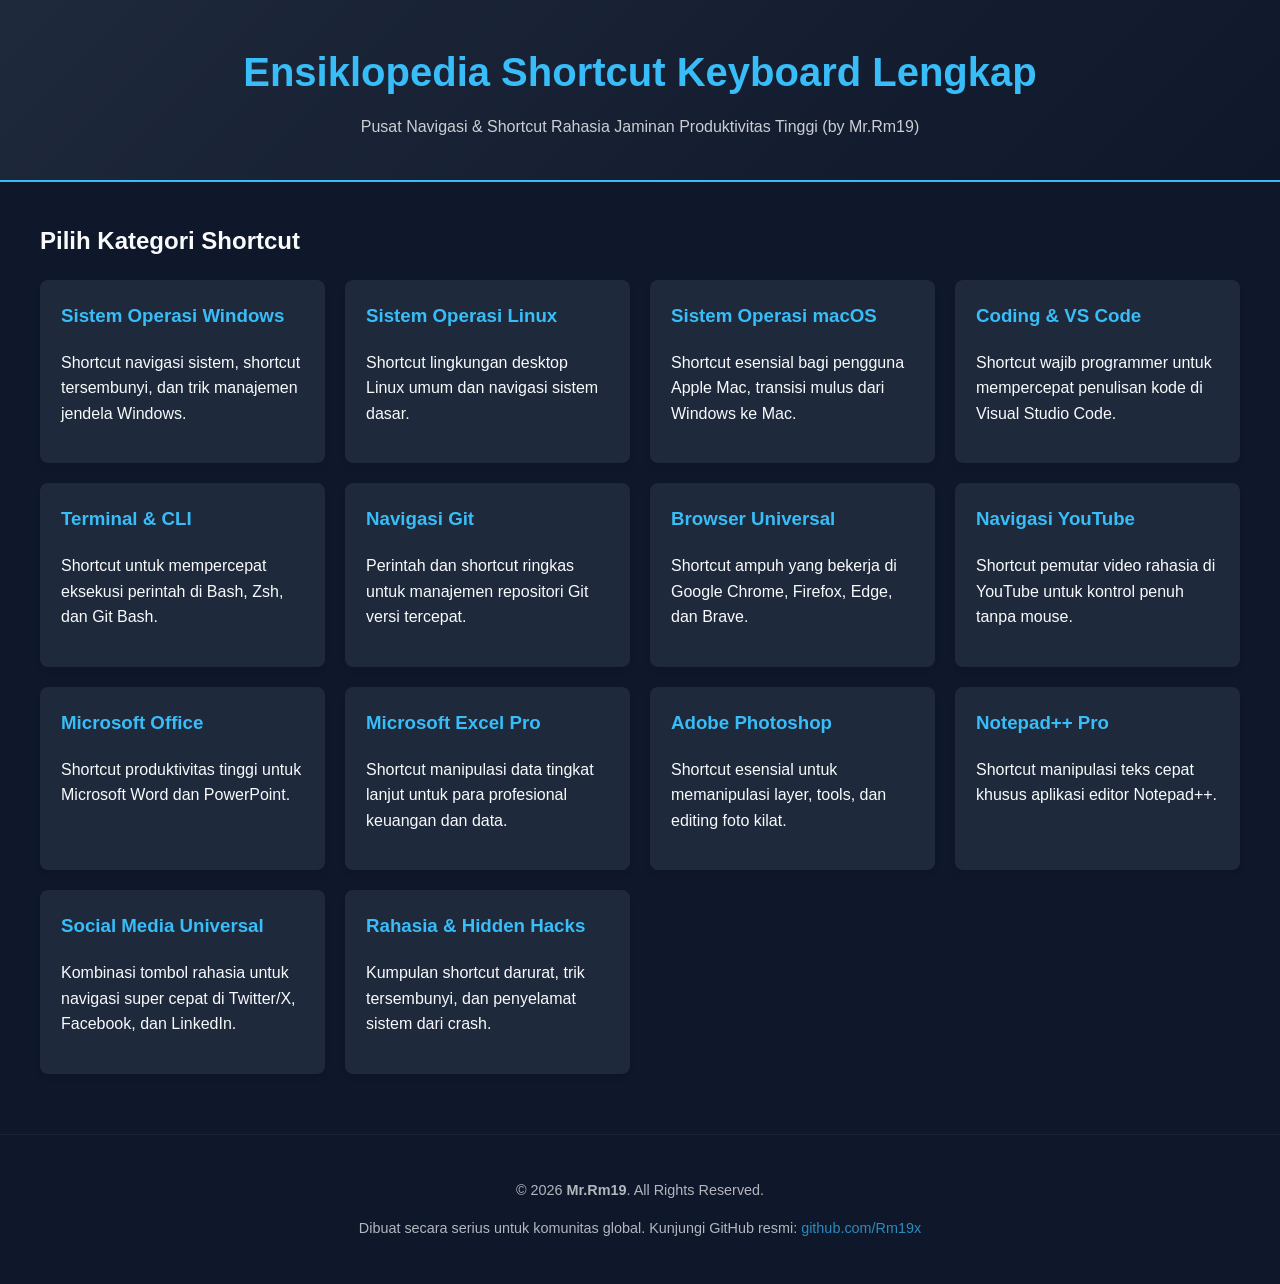
<file: index.html>
<!DOCTYPE html>
<html lang="id">
<head>
    <meta charset="UTF-8">
    <meta name="viewport" content="width=device-width, initial-scale=1.0">
    <title>Ensiklopedia Shortcut Keyboard Lengkap - Mr.Rm19</title>
    <link rel="stylesheet" href="style.css">
</head>
<body>

    <header>
        <h1>Ensiklopedia Shortcut Keyboard Lengkap</h1>
        <p>Pusat Navigasi & Shortcut Rahasia Jaminan Produktivitas Tinggi (by Mr.Rm19)</p>
    </header>

    <div class="container">
        <h2 style="margin-bottom: 20px;">Pilih Kategori Shortcut</h2>
        <div class="menu-grid">
            
            <!-- 1. Windows -->
            <a href="windows.html" class="menu-card">
                <h3>Sistem Operasi Windows</h3>
                <p>Shortcut navigasi sistem, shortcut tersembunyi, dan trik manajemen jendela Windows.</p>
            </a>

            <!-- 2. Linux -->
            <a href="linux.html" class="menu-card">
                <h3>Sistem Operasi Linux</h3>
                <p>Shortcut lingkungan desktop Linux umum dan navigasi sistem dasar.</p>
            </a>

            <!-- 3. MacOS -->
            <a href="macos.html" class="menu-card">
                <h3>Sistem Operasi macOS</h3>
                <p>Shortcut esensial bagi pengguna Apple Mac, transisi mulus dari Windows ke Mac.</p>
            </a>

            <!-- 4. Coding -->
            <a href="coding.html" class="menu-card">
                <h3>Coding & VS Code</h3>
                <p>Shortcut wajib programmer untuk mempercepat penulisan kode di Visual Studio Code.</p>
            </a>

            <!-- 5. Terminal & CLI -->
            <a href="terminal-cli.html" class="menu-card">
                <h3>Terminal & CLI</h3>
                <p>Shortcut untuk mempercepat eksekusi perintah di Bash, Zsh, dan Git Bash.</p>
            </a>

            <!-- 6. Git CLI -->
            <a href="git.html" class="menu-card">
                <h3>Navigasi Git</h3>
                <p>Perintah dan shortcut ringkas untuk manajemen repositori Git versi tercepat.</p>
            </a>

            <!-- 7. Browser General -->
            <a href="browser-general.html" class="menu-card">
                <h3>Browser Universal</h3>
                <p>Shortcut ampuh yang bekerja di Google Chrome, Firefox, Edge, dan Brave.</p>
            </a>

            <!-- 8. YouTube -->
            <a href="youtube.html" class="menu-card">
                <h3>Navigasi YouTube</h3>
                <p>Shortcut pemutar video rahasia di YouTube untuk kontrol penuh tanpa mouse.</p>
            </a>

            <!-- 9. Microsoft Office -->
            <a href="microsoft-office.html" class="menu-card">
                <h3>Microsoft Office</h3>
                <p>Shortcut produktivitas tinggi untuk Microsoft Word dan PowerPoint.</p>
            </a>

            <!-- 10. Excel Pro -->
            <a href="excel-pro.html" class="menu-card">
                <h3>Microsoft Excel Pro</h3>
                <p>Shortcut manipulasi data tingkat lanjut untuk para profesional keuangan dan data.</p>
            </a>

            <!-- 11. Adobe Photoshop -->
            <a href="photoshop.html" class="menu-card">
                <h3>Adobe Photoshop</h3>
                <p>Shortcut esensial untuk memanipulasi layer, tools, dan editing foto kilat.</p>
            </a>

            <!-- 12. Notepad++ -->
            <a href="notepad-plus-plus.html" class="menu-card">
                <h3>Notepad++ Pro</h3>
                <p>Shortcut manipulasi teks cepat khusus aplikasi editor Notepad++.</p>
            </a>

            <!-- 13. Social Media (Sekarang sudah ada di index!) -->
            <a href="social-media.html" class="menu-card">
                <h3>Social Media Universal</h3>
                <p>Kombinasi tombol rahasia untuk navigasi super cepat di Twitter/X, Facebook, dan LinkedIn.</p>
            </a>

            <!-- 14. Hidden Hacks -->
            <a href="hidden-hacks.html" class="menu-card">
                <h3>Rahasia & Hidden Hacks</h3>
                <p>Kumpulan shortcut darurat, trik tersembunyi, dan penyelamat sistem dari crash.</p>
            </a>

        </div>
    </div>

    <footer>
        <p>&copy; 2026 <strong>Mr.Rm19</strong>. All Rights Reserved.</p>
        <p>Dibuat secara serius untuk komunitas global. Kunjungi GitHub resmi: <a href="https://github.com/Rm19x" target="_blank">github.com/Rm19x</a></p>
    </footer>

</body>
</html>
</file>
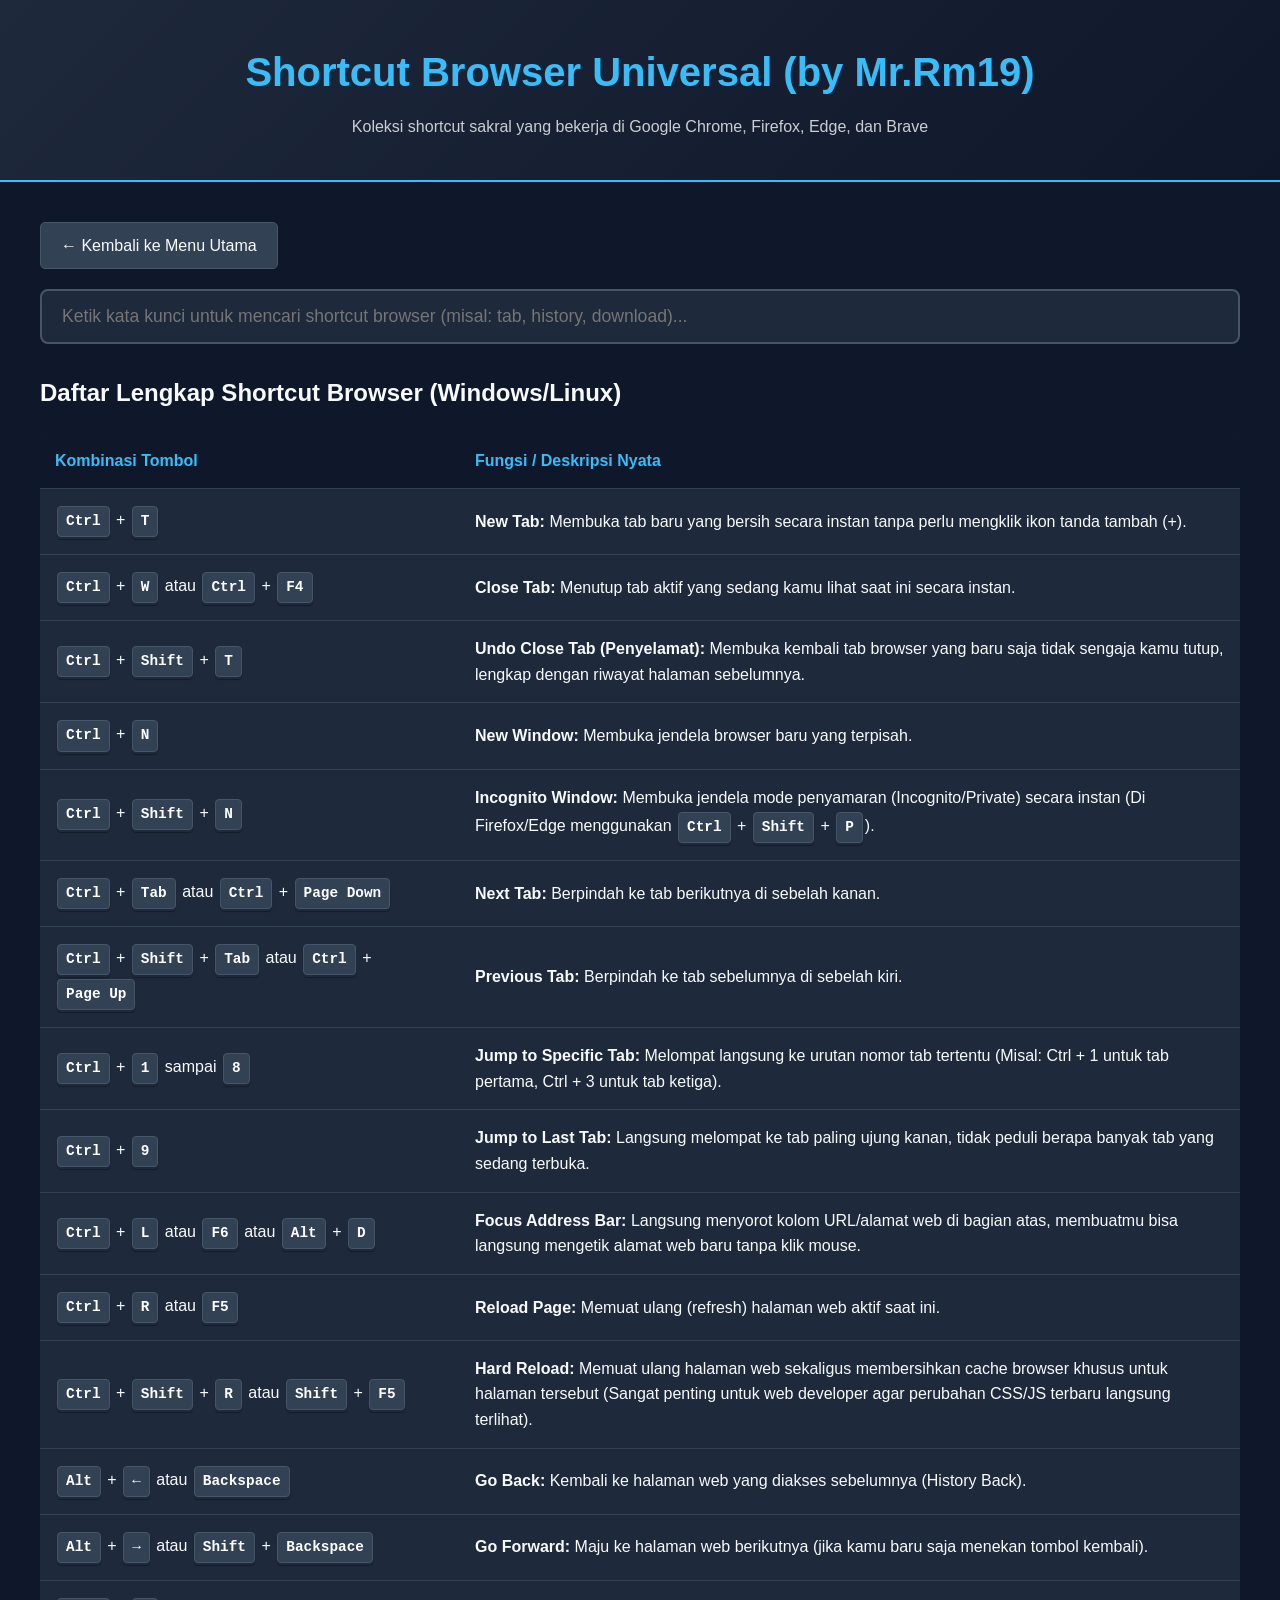
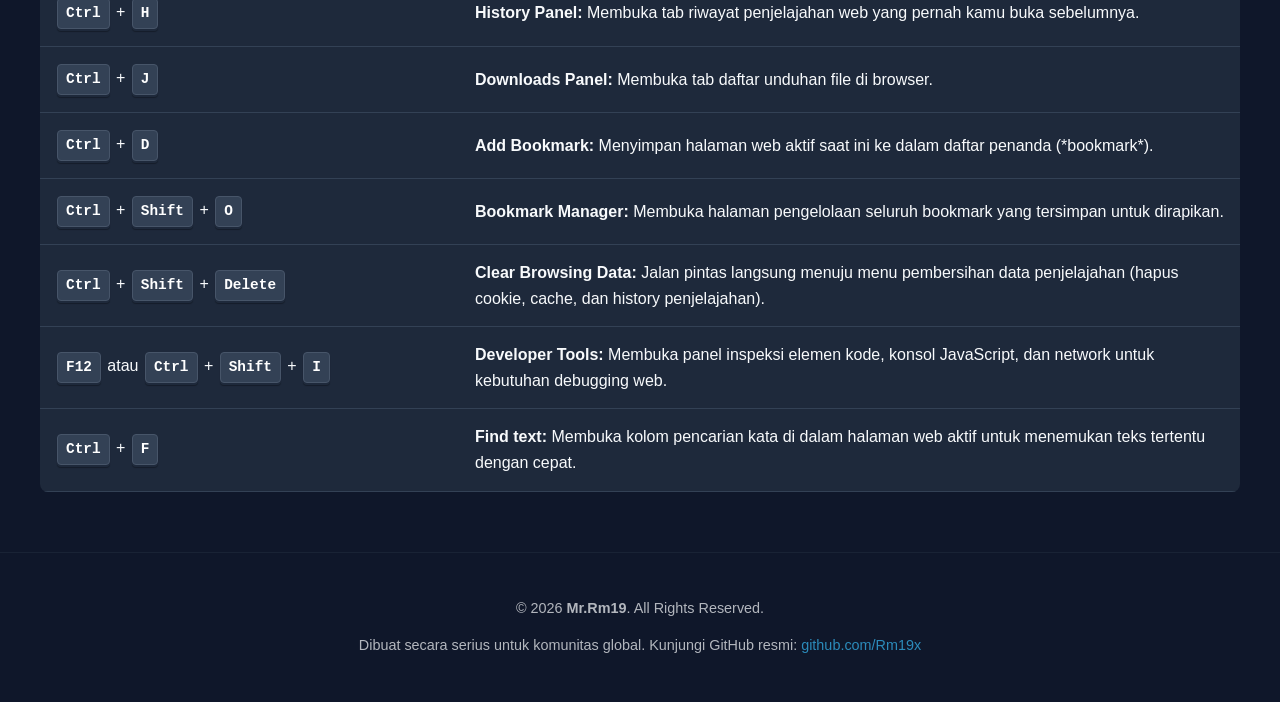
<file: browser-general.html>
<!DOCTYPE html>
<html lang="id">
<head>
    <meta charset="UTF-8">
    <meta name="viewport" content="width=device-width, initial-scale=1.0">
    <title>Shortcut Browser Universal - by Mr.Rm19</title>
    <link rel="stylesheet" href="style.css">
</head>
<body>

    <header>
        <h1>Shortcut Browser Universal (by Mr.Rm19)</h1>
        <p>Koleksi shortcut sakral yang bekerja di Google Chrome, Firefox, Edge, dan Brave</p>
    </header>

    <div class="container">
        <a href="index.html" class="btn-back">&larr; Kembali ke Menu Utama</a>

        <div class="search-container">
            <input type="text" id="shortcutSearch" class="search-input" placeholder="Ketik kata kunci untuk mencari shortcut browser (misal: tab, history, download)...">
        </div>

        <h2>Daftar Lengkap Shortcut Browser (Windows/Linux)</h2>
        <table>
            <thead>
                <tr>
                    <th style="width: 35%;">Kombinasi Tombol</th>
                    <th style="width: 65%;">Fungsi / Deskripsi Nyata</th>
                </tr>
            </thead>
            <tbody>
                <tr>
                    <td><kbd>Ctrl</kbd> + <kbd>T</kbd></td>
                    <td><strong>New Tab:</strong> Membuka tab baru yang bersih secara instan tanpa perlu mengklik ikon tanda tambah (+).</td>
                </tr>
                <tr>
                    <td><kbd>Ctrl</kbd> + <kbd>W</kbd> atau <kbd>Ctrl</kbd> + <kbd>F4</kbd></td>
                    <td><strong>Close Tab:</strong> Menutup tab aktif yang sedang kamu lihat saat ini secara instan.</td>
                </tr>
                <tr>
                    <td><kbd>Ctrl</kbd> + <kbd>Shift</kbd> + <kbd>T</kbd></td>
                    <td><strong>Undo Close Tab (Penyelamat):</strong> Membuka kembali tab browser yang baru saja tidak sengaja kamu tutup, lengkap dengan riwayat halaman sebelumnya.</td>
                </tr>
                <tr>
                    <td><kbd>Ctrl</kbd> + <kbd>N</kbd></td>
                    <td><strong>New Window:</strong> Membuka jendela browser baru yang terpisah.</td>
                </tr>
                <tr>
                    <td><kbd>Ctrl</kbd> + <kbd>Shift</kbd> + <kbd>N</kbd></td>
                    <td><strong>Incognito Window:</strong> Membuka jendela mode penyamaran (Incognito/Private) secara instan (Di Firefox/Edge menggunakan <kbd>Ctrl</kbd> + <kbd>Shift</kbd> + <kbd>P</kbd>).</td>
                </tr>

                <tr>
                    <td><kbd>Ctrl</kbd> + <kbd>Tab</kbd> atau <kbd>Ctrl</kbd> + <kbd>Page Down</kbd></td>
                    <td><strong>Next Tab:</strong> Berpindah ke tab berikutnya di sebelah kanan.</td>
                </tr>
                <tr>
                    <td><kbd>Ctrl</kbd> + <kbd>Shift</kbd> + <kbd>Tab</kbd> atau <kbd>Ctrl</kbd> + <kbd>Page Up</kbd></td>
                    <td><strong>Previous Tab:</strong> Berpindah ke tab sebelumnya di sebelah kiri.</td>
                </tr>
                <tr>
                    <td><kbd>Ctrl</kbd> + <kbd>1</kbd> sampai <kbd>8</kbd></td>
                    <td><strong>Jump to Specific Tab:</strong> Melompat langsung ke urutan nomor tab tertentu (Misal: Ctrl + 1 untuk tab pertama, Ctrl + 3 untuk tab ketiga).</td>
                </tr>
                <tr>
                    <td><kbd>Ctrl</kbd> + <kbd>9</kbd></td>
                    <td><strong>Jump to Last Tab:</strong> Langsung melompat ke tab paling ujung kanan, tidak peduli berapa banyak tab yang sedang terbuka.</td>
                </tr>

                <tr>
                    <td><kbd>Ctrl</kbd> + <kbd>L</kbd> atau <kbd>F6</kbd> atau <kbd>Alt</kbd> + <kbd>D</kbd></td>
                    <td><strong>Focus Address Bar:</strong> Langsung menyorot kolom URL/alamat web di bagian atas, membuatmu bisa langsung mengetik alamat web baru tanpa klik mouse.</td>
                </tr>
                <tr>
                    <td><kbd>Ctrl</kbd> + <kbd>R</kbd> atau <kbd>F5</kbd></td>
                    <td><strong>Reload Page:</strong> Memuat ulang (refresh) halaman web aktif saat ini.</td>
                </tr>
                <tr>
                    <td><kbd>Ctrl</kbd> + <kbd>Shift</kbd> + <kbd>R</kbd> atau <kbd>Shift</kbd> + <kbd>F5</kbd></td>
                    <td><strong>Hard Reload:</strong> Memuat ulang halaman web sekaligus membersihkan cache browser khusus untuk halaman tersebut (Sangat penting untuk web developer agar perubahan CSS/JS terbaru langsung terlihat).</td>
                </tr>
                <tr>
                    <td><kbd>Alt</kbd> + <kbd>&larr;</kbd> atau <kbd>Backspace</kbd></td>
                    <td><strong>Go Back:</strong> Kembali ke halaman web yang diakses sebelumnya (History Back).</td>
                </tr>
                <tr>
                    <td><kbd>Alt</kbd> + <kbd>&rarr;</kbd> atau <kbd>Shift</kbd> + <kbd>Backspace</kbd></td>
                    <td><strong>Go Forward:</strong> Maju ke halaman web berikutnya (jika kamu baru saja menekan tombol kembali).</td>
                </tr>

                <tr>
                    <td><kbd>Ctrl</kbd> + <kbd>H</kbd></td>
                    <td><strong>History Panel:</strong> Membuka tab riwayat penjelajahan web yang pernah kamu buka sebelumnya.</td>
                </tr>
                <tr>
                    <td><kbd>Ctrl</kbd> + <kbd>J</kbd></td>
                    <td><strong>Downloads Panel:</strong> Membuka tab daftar unduhan file di browser.</td>
                </tr>
                <tr>
                    <td><kbd>Ctrl</kbd> + <kbd>D</kbd></td>
                    <td><strong>Add Bookmark:</strong> Menyimpan halaman web aktif saat ini ke dalam daftar penanda (*bookmark*).</td>
                </tr>
                <tr>
                    <td><kbd>Ctrl</kbd> + <kbd>Shift</kbd> + <kbd>O</kbd></td>
                    <td><strong>Bookmark Manager:</strong> Membuka halaman pengelolaan seluruh bookmark yang tersimpan untuk dirapikan.</td>
                </tr>
                <tr>
                    <td><kbd>Ctrl</kbd> + <kbd>Shift</kbd> + <kbd>Delete</kbd></td>
                    <td><strong>Clear Browsing Data:</strong> Jalan pintas langsung menuju menu pembersihan data penjelajahan (hapus cookie, cache, dan history penjelajahan).</td>
                </tr>
                <tr>
                    <td><kbd>F12</kbd> atau <kbd>Ctrl</kbd> + <kbd>Shift</kbd> + <kbd>I</kbd></td>
                    <td><strong>Developer Tools:</strong> Membuka panel inspeksi elemen kode, konsol JavaScript, dan network untuk kebutuhan debugging web.</td>
                </tr>
                <tr>
                    <td><kbd>Ctrl</kbd> + <kbd>F</kbd></td>
                    <td><strong>Find text:</strong> Membuka kolom pencarian kata di dalam halaman web aktif untuk menemukan teks tertentu dengan cepat.</td>
                </tr>
            </tbody>
        </table>
    </div>

    <footer>
        <p>&copy; 2026 <strong>Mr.Rm19</strong>. All Rights Reserved.</p>
        <p>Dibuat secara serius untuk komunitas global. Kunjungi GitHub resmi: <a href="https://github.com/Rm19x" target="_blank">github.com/Rm19x</a></p>
    </footer>

    <script src="script.js"></script>
</body>
</html>
</file>
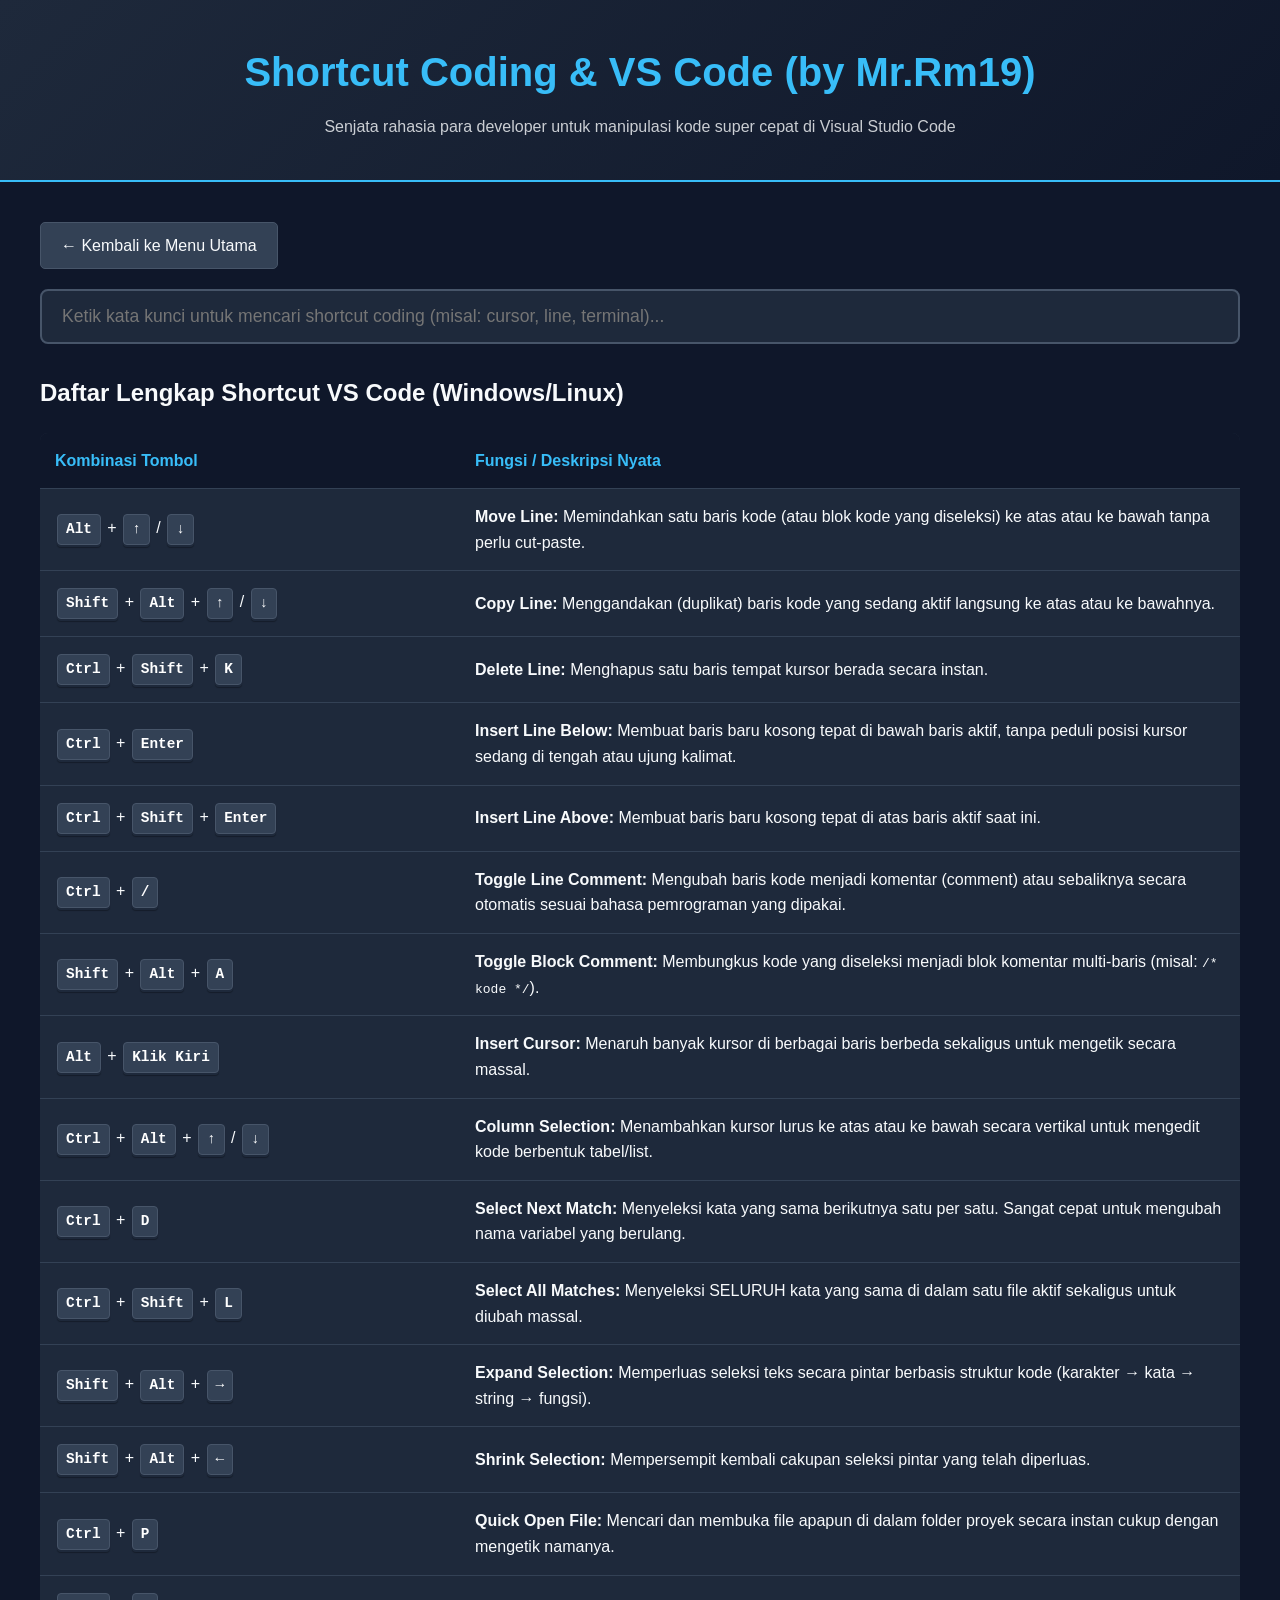
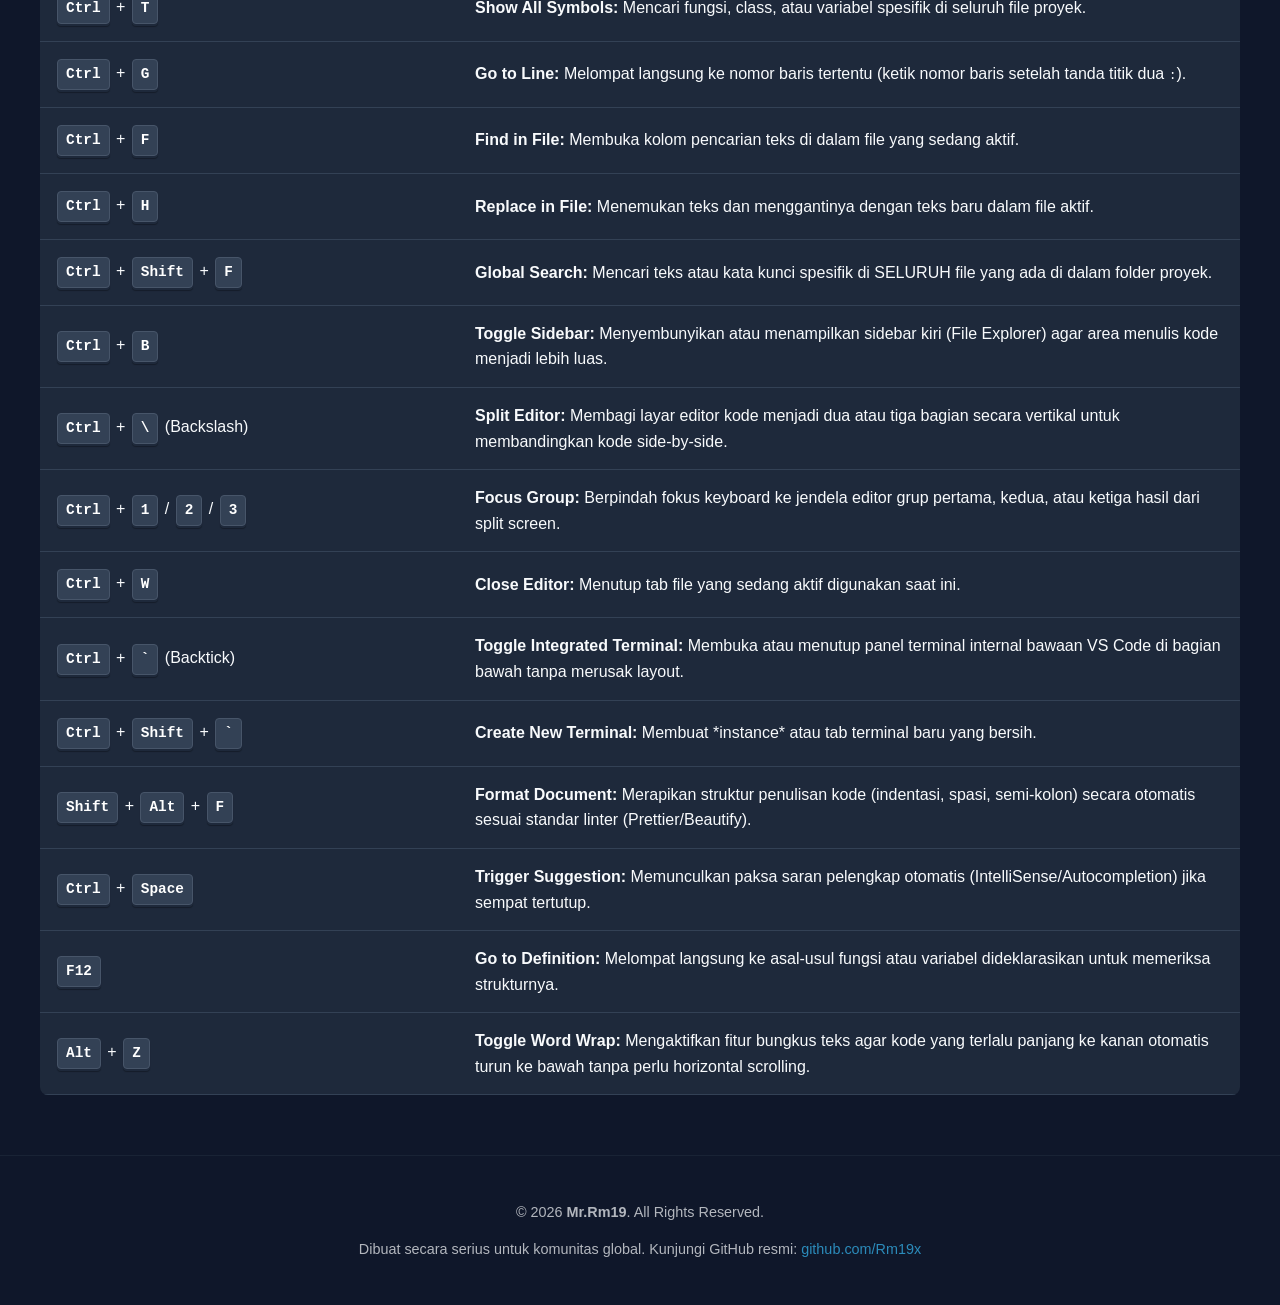
<file: coding.html>
<!DOCTYPE html>
<html lang="id">
<head>
    <meta charset="UTF-8">
    <meta name="viewport" content="width=device-width, initial-scale=1.0">
    <title>Shortcut Coding & VS Code Lengkap - Mr.Rm19</title>
    <link rel="stylesheet" href="style.css">
</head>
<body>

    <header>
        <h1>Shortcut Coding & VS Code (by Mr.Rm19)</h1>
        <p>Senjata rahasia para developer untuk manipulasi kode super cepat di Visual Studio Code</p>
    </header>

    <div class="container">
        <!-- Tombol Kembali ke Dashboard -->
        <a href="index.html" class="btn-back">&larr; Kembali ke Menu Utama</a>

        <!-- Kolom Pencarian Live Search -->
        <div class="search-container">
            <input type="text" id="shortcutSearch" class="search-input" placeholder="Ketik kata kunci untuk mencari shortcut coding (misal: cursor, line, terminal)...">
        </div>

        <h2>Daftar Lengkap Shortcut VS Code (Windows/Linux)</h2>
        <table>
            <thead>
                <tr>
                    <th style="width: 35%;">Kombinasi Tombol</th>
                    <th style="width: 65%;">Fungsi / Deskripsi Nyata</th>
                </tr>
            </thead>
            <tbody>
                <!-- KATEGORI: MANIPULASI BARIS KODE (LINE EDITING) -->
                <tr>
                    <td><kbd>Alt</kbd> + <kbd>&uarr;</kbd> / <kbd>&darr;</kbd></td>
                    <td><strong>Move Line:</strong> Memindahkan satu baris kode (atau blok kode yang diseleksi) ke atas atau ke bawah tanpa perlu cut-paste.</td>
                </tr>
                <tr>
                    <td><kbd>Shift</kbd> + <kbd>Alt</kbd> + <kbd>&uarr;</kbd> / <kbd>&darr;</kbd></td>
                    <td><strong>Copy Line:</strong> Menggandakan (duplikat) baris kode yang sedang aktif langsung ke atas atau ke bawahnya.</td>
                </tr>
                <tr>
                    <td><kbd>Ctrl</kbd> + <kbd>Shift</kbd> + <kbd>K</kbd></td>
                    <td><strong>Delete Line:</strong> Menghapus satu baris tempat kursor berada secara instan.</td>
                </tr>
                <tr>
                    <td><kbd>Ctrl</kbd> + <kbd>Enter</kbd></td>
                    <td><strong>Insert Line Below:</strong> Membuat baris baru kosong tepat di bawah baris aktif, tanpa peduli posisi kursor sedang di tengah atau ujung kalimat.</td>
                </tr>
                <tr>
                    <td><kbd>Ctrl</kbd> + <kbd>Shift</kbd> + <kbd>Enter</kbd></td>
                    <td><strong>Insert Line Above:</strong> Membuat baris baru kosong tepat di atas baris aktif saat ini.</td>
                </tr>
                <tr>
                    <td><kbd>Ctrl</kbd> + <kbd>/</kbd></td>
                    <td><strong>Toggle Line Comment:</strong> Mengubah baris kode menjadi komentar (comment) atau sebaliknya secara otomatis sesuai bahasa pemrograman yang dipakai.</td>
                </tr>
                <tr>
                    <td><kbd>Shift</kbd> + <kbd>Alt</kbd> + <kbd>A</kbd></td>
                    <td><strong>Toggle Block Comment:</strong> Membungkus kode yang diseleksi menjadi blok komentar multi-baris (misal: <code>/* kode */</code>).</td>
                </tr>

                <!-- KATEGORI: MULTI-CURSOR & SELEKSI PINTAR -->
                <tr>
                    <td><kbd>Alt</kbd> + <kbd>Klik Kiri</kbd></td>
                    <td><strong>Insert Cursor:</strong> Menaruh banyak kursor di berbagai baris berbeda sekaligus untuk mengetik secara massal.</td>
                </tr>
                <tr>
                    <td><kbd>Ctrl</kbd> + <kbd>Alt</kbd> + <kbd>&uarr;</kbd> / <kbd>&darr;</kbd></td>
                    <td><strong>Column Selection:</strong> Menambahkan kursor lurus ke atas atau ke bawah secara vertikal untuk mengedit kode berbentuk tabel/list.</td>
                </tr>
                <tr>
                    <td><kbd>Ctrl</kbd> + <kbd>D</kbd></td>
                    <td><strong>Select Next Match:</strong> Menyeleksi kata yang sama berikutnya satu per satu. Sangat cepat untuk mengubah nama variabel yang berulang.</td>
                </tr>
                <tr>
                    <td><kbd>Ctrl</kbd> + <kbd>Shift</kbd> + <kbd>L</kbd></td>
                    <td><strong>Select All Matches:</strong> Menyeleksi SELURUH kata yang sama di dalam satu file aktif sekaligus untuk diubah massal.</td>
                </tr>
                <tr>
                    <td><kbd>Shift</kbd> + <kbd>Alt</kbd> + <kbd>&rarr;</kbd></td>
                    <td><strong>Expand Selection:</strong> Memperluas seleksi teks secara pintar berbasis struktur kode (karakter &rarr; kata &rarr; string &rarr; fungsi).</td>
                </tr>
                <tr>
                    <td><kbd>Shift</kbd> + <kbd>Alt</kbd> + <kbd>&larr;</kbd></td>
                    <td><strong>Shrink Selection:</strong> Mempersempit kembali cakupan seleksi pintar yang telah diperluas.</td>
                </tr>

                <!-- KATEGORI: NAVIGASI FILE & PENCARIAN PROYEK -->
                <tr>
                    <td><kbd>Ctrl</kbd> + <kbd>P</kbd></td>
                    <td><strong>Quick Open File:</strong> Mencari dan membuka file apapun di dalam folder proyek secara instan cukup dengan mengetik namanya.</td>
                </tr>
                <tr>
                    <td><kbd>Ctrl</kbd> + <kbd>T</kbd></td>
                    <td><strong>Show All Symbols:</strong> Mencari fungsi, class, atau variabel spesifik di seluruh file proyek.</td>
                </tr>
                <tr>
                    <td><kbd>Ctrl</kbd> + <kbd>G</kbd></td>
                    <td><strong>Go to Line:</strong> Melompat langsung ke nomor baris tertentu (ketik nomor baris setelah tanda titik dua <code>:</code>).</td>
                </tr>
                <tr>
                    <td><kbd>Ctrl</kbd> + <kbd>F</kbd></td>
                    <td><strong>Find in File:</strong> Membuka kolom pencarian teks di dalam file yang sedang aktif.</td>
                </tr>
                <tr>
                    <td><kbd>Ctrl</kbd> + <kbd>H</kbd></td>
                    <td><strong>Replace in File:</strong> Menemukan teks dan menggantinya dengan teks baru dalam file aktif.</td>
                </tr>
                <tr>
                    <td><kbd>Ctrl</kbd> + <kbd>Shift</kbd> + <kbd>F</kbd></td>
                    <td><strong>Global Search:</strong> Mencari teks atau kata kunci spesifik di SELURUH file yang ada di dalam folder proyek.</td>
                </tr>

                <!-- KATEGORI: MANAGEMEN EDITOR & LAYOUT INTERFACE -->
                <tr>
                    <td><kbd>Ctrl</kbd> + <kbd>B</kbd></td>
                    <td><strong>Toggle Sidebar:</strong> Menyembunyikan atau menampilkan sidebar kiri (File Explorer) agar area menulis kode menjadi lebih luas.</td>
                </tr>
                <tr>
                    <td><kbd>Ctrl</kbd> + <kbd>\</kbd> (Backslash)</td>
                    <td><strong>Split Editor:</strong> Membagi layar editor kode menjadi dua atau tiga bagian secara vertikal untuk membandingkan kode side-by-side.</td>
                </tr>
                <tr>
                    <td><kbd>Ctrl</kbd> + <kbd>1</kbd> / <kbd>2</kbd> / <kbd>3</kbd></td>
                    <td><strong>Focus Group:</strong> Berpindah fokus keyboard ke jendela editor grup pertama, kedua, atau ketiga hasil dari split screen.</td>
                </tr>
                <tr>
                    <td><kbd>Ctrl</kbd> + <kbd>W</kbd></td>
                    <td><strong>Close Editor:</strong> Menutup tab file yang sedang aktif digunakan saat ini.</td>
                </tr>

                <!-- KATEGORI: TERMINAL TERINTEGRASI & LOGIKA DEVELOPMENT -->
                <tr>
                    <td><kbd>Ctrl</kbd> + <kbd>`</kbd> (Backtick)</td>
                    <td><strong>Toggle Integrated Terminal:</strong> Membuka atau menutup panel terminal internal bawaan VS Code di bagian bawah tanpa merusak layout.</td>
                </tr>
                <tr>
                    <td><kbd>Ctrl</kbd> + <kbd>Shift</kbd> + <kbd>`</kbd></td>
                    <td><strong>Create New Terminal:</strong> Membuat *instance* atau tab terminal baru yang bersih.</td>
                </tr>
                <tr>
                    <td><kbd>Shift</kbd> + <kbd>Alt</kbd> + <kbd>F</kbd></td>
                    <td><strong>Format Document:</strong> Merapikan struktur penulisan kode (indentasi, spasi, semi-kolon) secara otomatis sesuai standar linter (Prettier/Beautify).</td>
                </tr>
                <tr>
                    <td><kbd>Ctrl</kbd> + <kbd>Space</kbd></td>
                    <td><strong>Trigger Suggestion:</strong> Memunculkan paksa saran pelengkap otomatis (IntelliSense/Autocompletion) jika sempat tertutup.</td>
                </tr>
                <tr>
                    <td><kbd>F12</kbd></td>
                    <td><strong>Go to Definition:</strong> Melompat langsung ke asal-usul fungsi atau variabel dideklarasikan untuk memeriksa strukturnya.</td>
                </tr>
                <tr>
                    <td><kbd>Alt</kbd> + <kbd>Z</kbd></td>
                    <td><strong>Toggle Word Wrap:</strong> Mengaktifkan fitur bungkus teks agar kode yang terlalu panjang ke kanan otomatis turun ke bawah tanpa perlu horizontal scrolling.</td>
                </tr>
            </tbody>
        </table>
    </div>

    <footer>
        <p>&copy; 2026 <strong>Mr.Rm19</strong>. All Rights Reserved.</p>
        <p>Dibuat secara serius untuk komunitas global. Kunjungi GitHub resmi: <a href="https://github.com/Rm19x" target="_blank">github.com/Rm19x</a></p>
    </footer>

    <!-- Menghubungkan script.js untuk mengaktifkan fitur Live Search -->
    <script src="script.js"></script>
</body>
</html>
</file>
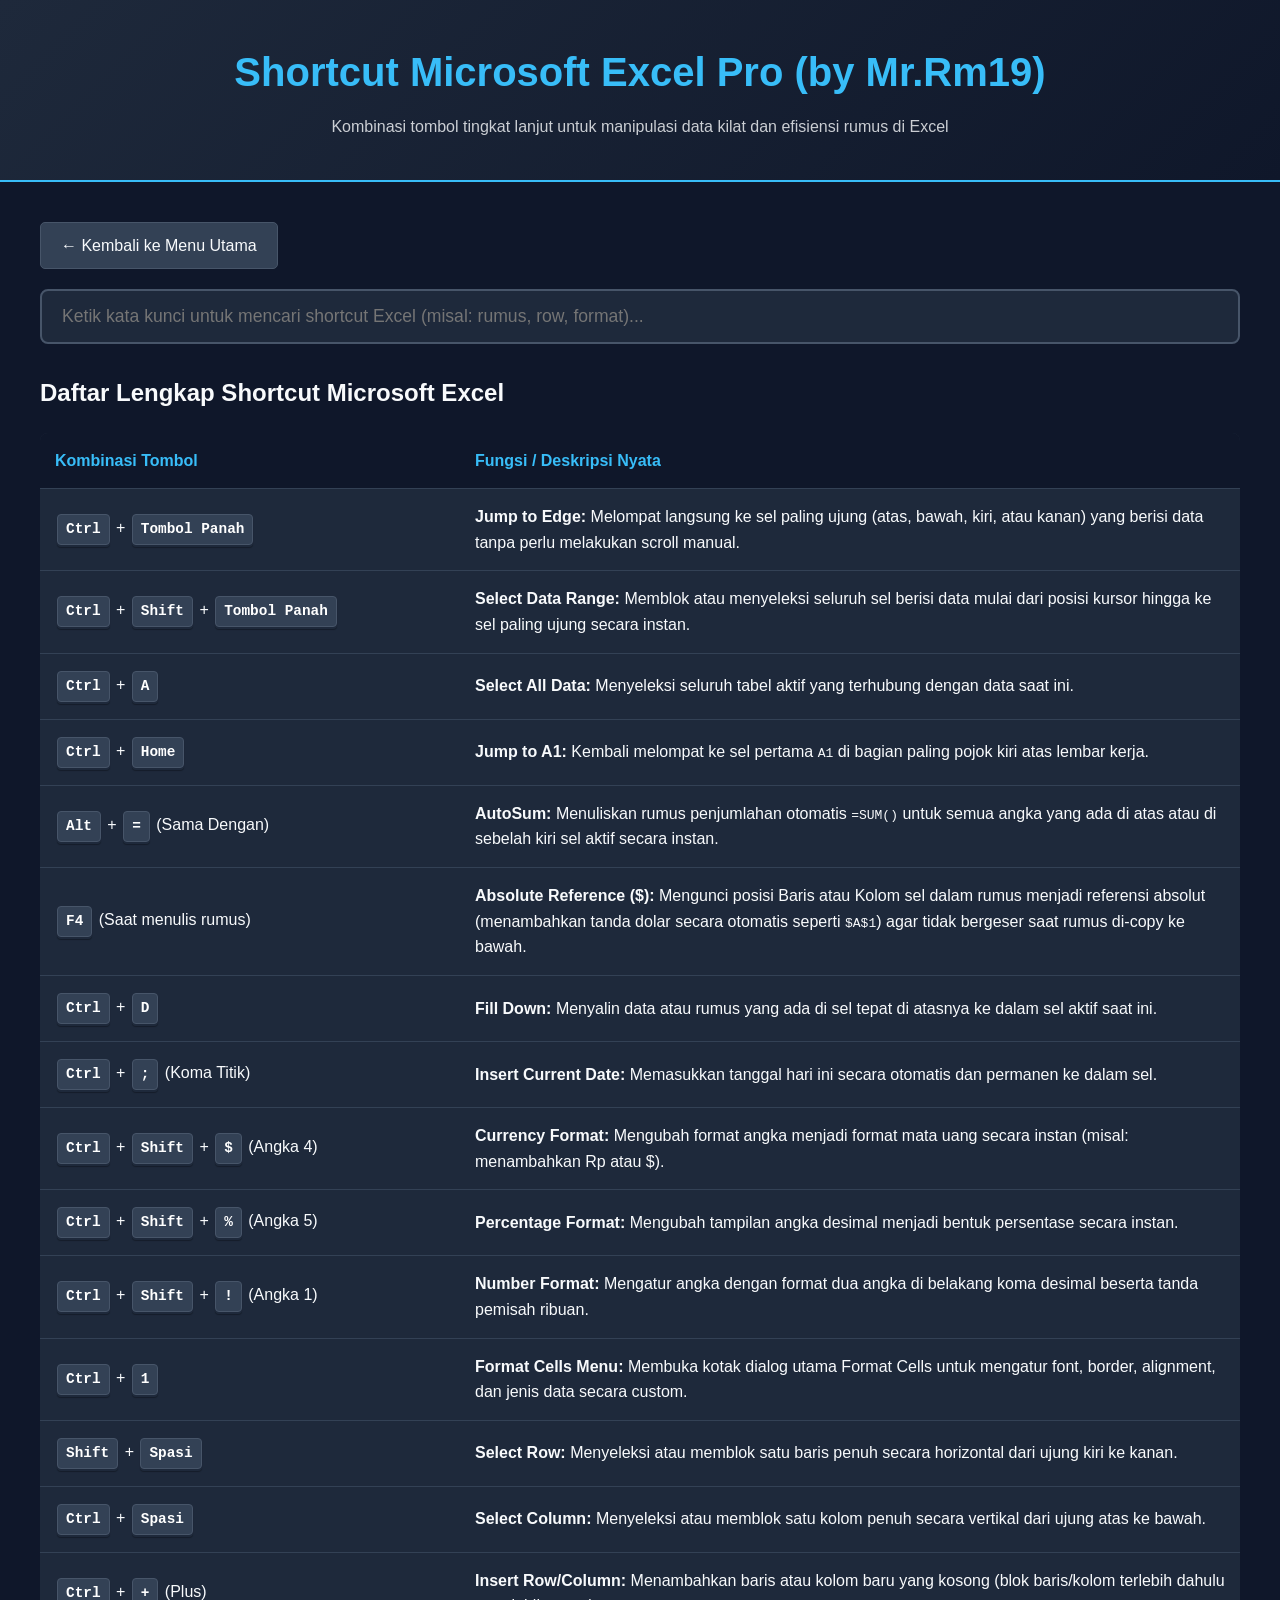
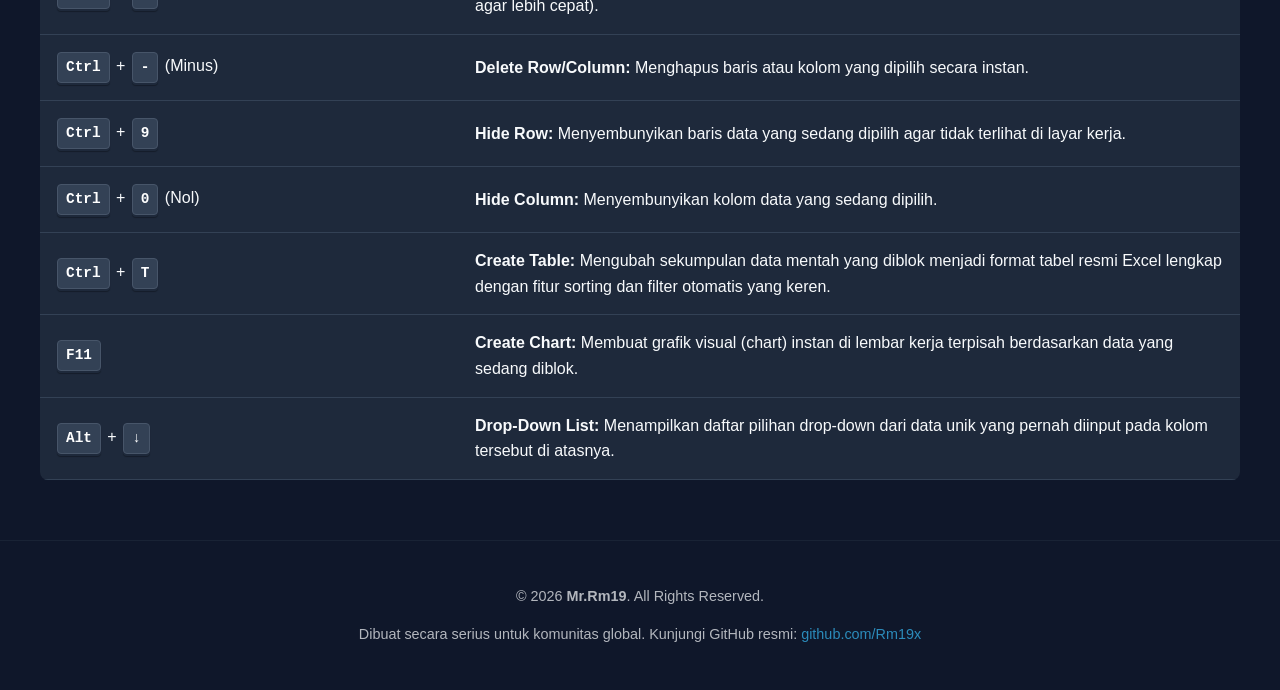
<file: excel-pro.html>
<!DOCTYPE html>
<html lang="id">
<head>
    <meta charset="UTF-8">
    <meta name="viewport" content="width=device-width, initial-scale=1.0">
    <title>Shortcut Excel Pro - by Mr.Rm19</title>
    <link rel="stylesheet" href="style.css">
</head>
<body>

    <header>
        <h1>Shortcut Microsoft Excel Pro (by Mr.Rm19)</h1>
        <p>Kombinasi tombol tingkat lanjut untuk manipulasi data kilat dan efisiensi rumus di Excel</p>
    </header>

    <div class="container">
        <a href="index.html" class="btn-back">&larr; Kembali ke Menu Utama</a>

        <div class="search-container">
            <input type="text" id="shortcutSearch" class="search-input" placeholder="Ketik kata kunci untuk mencari shortcut Excel (misal: rumus, row, format)...">
        </div>

        <h2>Daftar Lengkap Shortcut Microsoft Excel</h2>
        <table>
            <thead>
                <tr>
                    <th style="width: 35%;">Kombinasi Tombol</th>
                    <th style="width: 65%;">Fungsi / Deskripsi Nyata</th>
                </tr>
            </thead>
            <tbody>
                <tr>
                    <td><kbd>Ctrl</kbd> + <kbd>Tombol Panah</kbd></td>
                    <td><strong>Jump to Edge:</strong> Melompat langsung ke sel paling ujung (atas, bawah, kiri, atau kanan) yang berisi data tanpa perlu melakukan scroll manual.</td>
                </tr>
                <tr>
                    <td><kbd>Ctrl</kbd> + <kbd>Shift</kbd> + <kbd>Tombol Panah</kbd></td>
                    <td><strong>Select Data Range:</strong> Memblok atau menyeleksi seluruh sel berisi data mulai dari posisi kursor hingga ke sel paling ujung secara instan.</td>
                </tr>
                <tr>
                    <td><kbd>Ctrl</kbd> + <kbd>A</kbd></td>
                    <td><strong>Select All Data:</strong> Menyeleksi seluruh tabel aktif yang terhubung dengan data saat ini.</td>
                </tr>
                <tr>
                    <td><kbd>Ctrl</kbd> + <kbd>Home</kbd></td>
                    <td><strong>Jump to A1:</strong> Kembali melompat ke sel pertama <code>A1</code> di bagian paling pojok kiri atas lembar kerja.</td>
                </tr>

                <tr>
                    <td><kbd>Alt</kbd> + <kbd>=</kbd> (Sama Dengan)</td>
                    <td><strong>AutoSum:</strong> Menuliskan rumus penjumlahan otomatis <code>=SUM()</code> untuk semua angka yang ada di atas atau di sebelah kiri sel aktif secara instan.</td>
                </tr>
                <tr>
                    <td><kbd>F4</kbd> (Saat menulis rumus)</td>
                    <td><strong>Absolute Reference ($):</strong> Mengunci posisi Baris atau Kolom sel dalam rumus menjadi referensi absolut (menambahkan tanda dolar secara otomatis seperti <code>$A$1</code>) agar tidak bergeser saat rumus di-copy ke bawah.</td>
                </tr>
                <tr>
                    <td><kbd>Ctrl</kbd> + <kbd>D</kbd></td>
                    <td><strong>Fill Down:</strong> Menyalin data atau rumus yang ada di sel tepat di atasnya ke dalam sel aktif saat ini.</td>
                </tr>
                <tr>
                    <td><kbd>Ctrl</kbd> + <kbd>;</kbd> (Koma Titik)</td>
                    <td><strong>Insert Current Date:</strong> Memasukkan tanggal hari ini secara otomatis dan permanen ke dalam sel.</td>
                </tr>

                <tr>
                    <td><kbd>Ctrl</kbd> + <kbd>Shift</kbd> + <kbd>$</kbd> (Angka 4)</td>
                    <td><strong>Currency Format:</strong> Mengubah format angka menjadi format mata uang secara instan (misal: menambahkan Rp atau $).</td>
                </tr>
                <tr>
                    <td><kbd>Ctrl</kbd> + <kbd>Shift</kbd> + <kbd>%</kbd> (Angka 5)</td>
                    <td><strong>Percentage Format:</strong> Mengubah tampilan angka desimal menjadi bentuk persentase secara instan.</td>
                </tr>
                <tr>
                    <td><kbd>Ctrl</kbd> + <kbd>Shift</kbd> + <kbd>!</kbd> (Angka 1)</td>
                    <td><strong>Number Format:</strong> Mengatur angka dengan format dua angka di belakang koma desimal beserta tanda pemisah ribuan.</td>
                </tr>
                <tr>
                    <td><kbd>Ctrl</kbd> + <kbd>1</kbd></td>
                    <td><strong>Format Cells Menu:</strong> Membuka kotak dialog utama Format Cells untuk mengatur font, border, alignment, dan jenis data secara custom.</td>
                </tr>

                <tr>
                    <td><kbd>Shift</kbd> + <kbd>Spasi</kbd></td>
                    <td><strong>Select Row:</strong> Menyeleksi atau memblok satu baris penuh secara horizontal dari ujung kiri ke kanan.</td>
                </tr>
                <tr>
                    <td><kbd>Ctrl</kbd> + <kbd>Spasi</kbd></td>
                    <td><strong>Select Column:</strong> Menyeleksi atau memblok satu kolom penuh secara vertikal dari ujung atas ke bawah.</td>
                </tr>
                <tr>
                    <td><kbd>Ctrl</kbd> + <kbd>+</kbd> (Plus)</td>
                    <td><strong>Insert Row/Column:</strong> Menambahkan baris atau kolom baru yang kosong (blok baris/kolom terlebih dahulu agar lebih cepat).</td>
                </tr>
                <tr>
                    <td><kbd>Ctrl</kbd> + <kbd>-</kbd> (Minus)</td>
                    <td><strong>Delete Row/Column:</strong> Menghapus baris atau kolom yang dipilih secara instan.</td>
                </tr>
                <tr>
                    <td><kbd>Ctrl</kbd> + <kbd>9</kbd></td>
                    <td><strong>Hide Row:</strong> Menyembunyikan baris data yang sedang dipilih agar tidak terlihat di layar kerja.</td>
                </tr>
                <tr>
                    <td><kbd>Ctrl</kbd> + <kbd>0</kbd> (Nol)</td>
                    <td><strong>Hide Column:</strong> Menyembunyikan kolom data yang sedang dipilih.</td>
                </tr>

                <tr>
                    <td><kbd>Ctrl</kbd> + <kbd>T</kbd></td>
                    <td><strong>Create Table:</strong> Mengubah sekumpulan data mentah yang diblok menjadi format tabel resmi Excel lengkap dengan fitur sorting dan filter otomatis yang keren.</td>
                </tr>
                <tr>
                    <td><kbd>F11</kbd></td>
                    <td><strong>Create Chart:</strong> Membuat grafik visual (chart) instan di lembar kerja terpisah berdasarkan data yang sedang diblok.</td>
                </tr>
                <tr>
                    <td><kbd>Alt</kbd> + <kbd>&darr;</kbd></td>
                    <td><strong>Drop-Down List:</strong> Menampilkan daftar pilihan drop-down dari data unik yang pernah diinput pada kolom tersebut di atasnya.</td>
                </tr>
            </tbody>
        </table>
    </div>

    <footer>
        <p>&copy; 2026 <strong>Mr.Rm19</strong>. All Rights Reserved.</p>
        <p>Dibuat secara serius untuk komunitas global. Kunjungi GitHub resmi: <a href="https://github.com/Rm19x" target="_blank">github.com/Rm19x</a></p>
    </footer>

    <script src="script.js"></script>
</body>
</html>
</file>
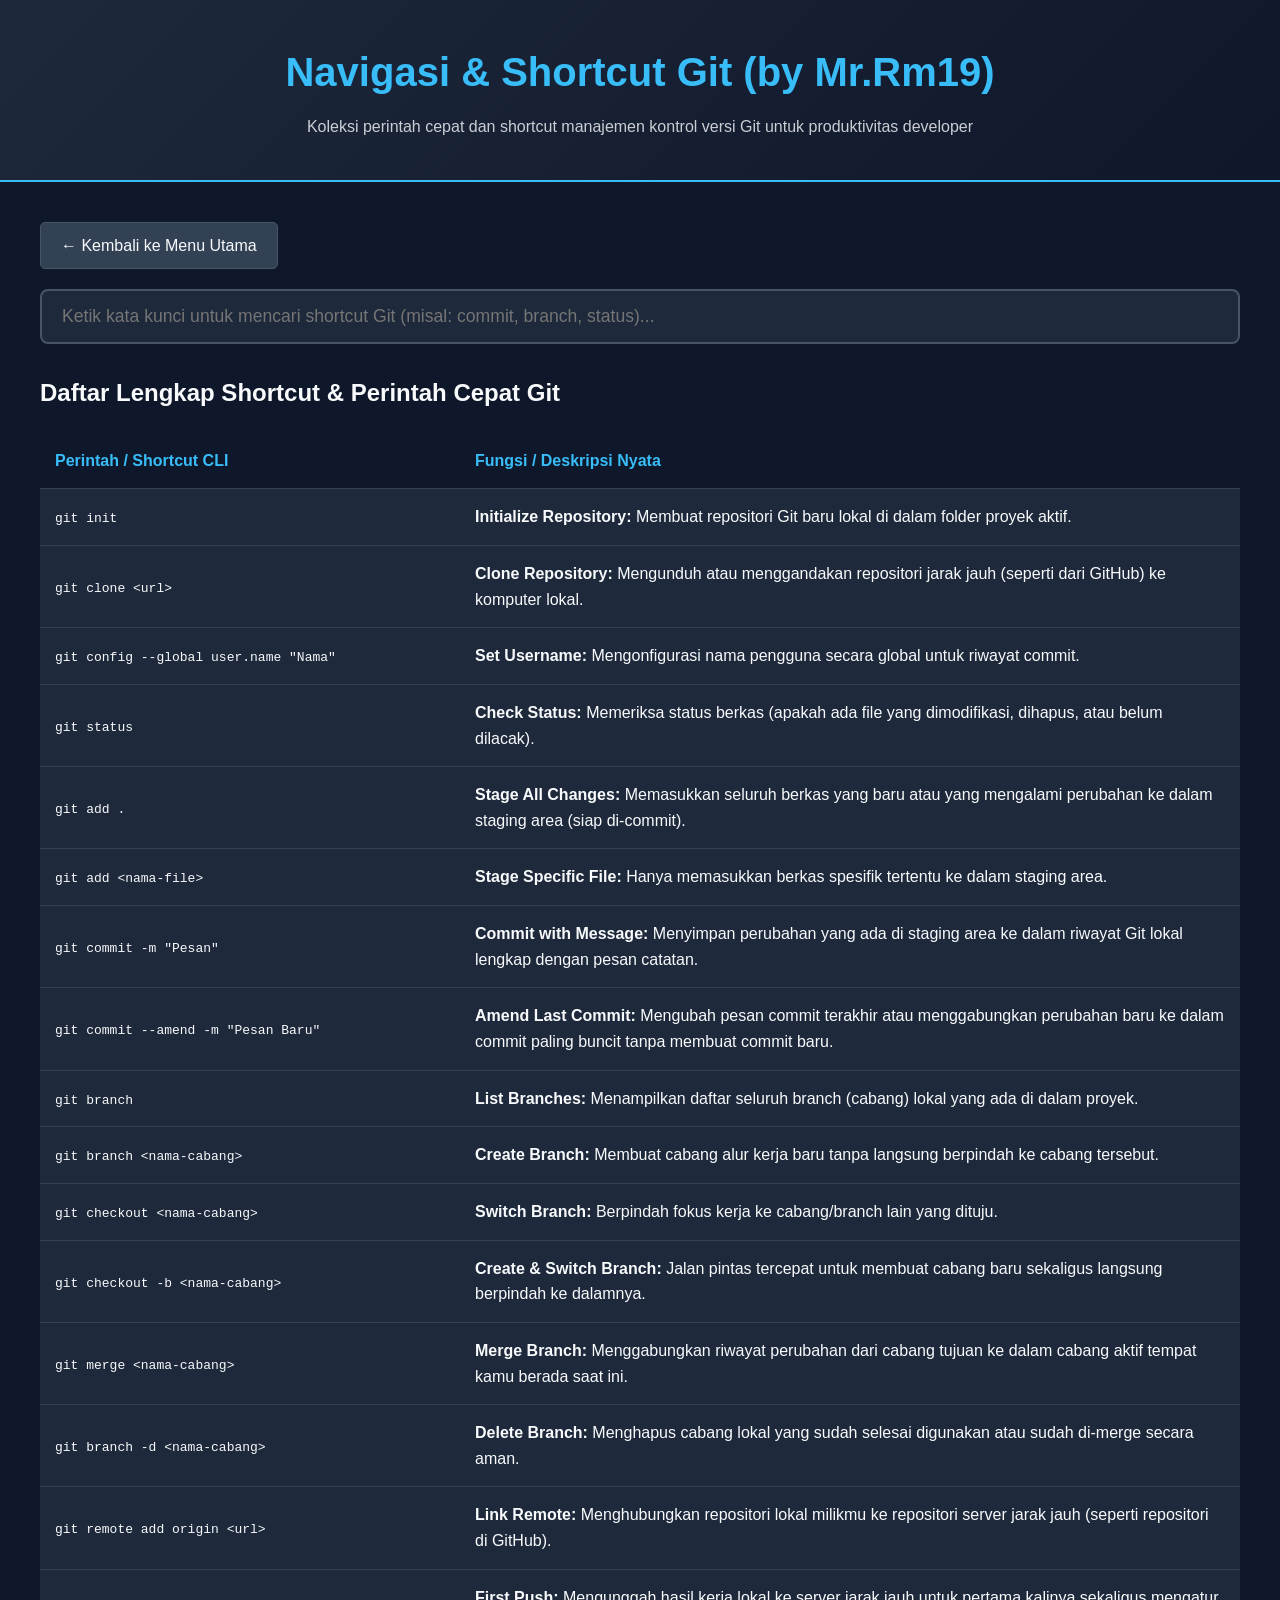
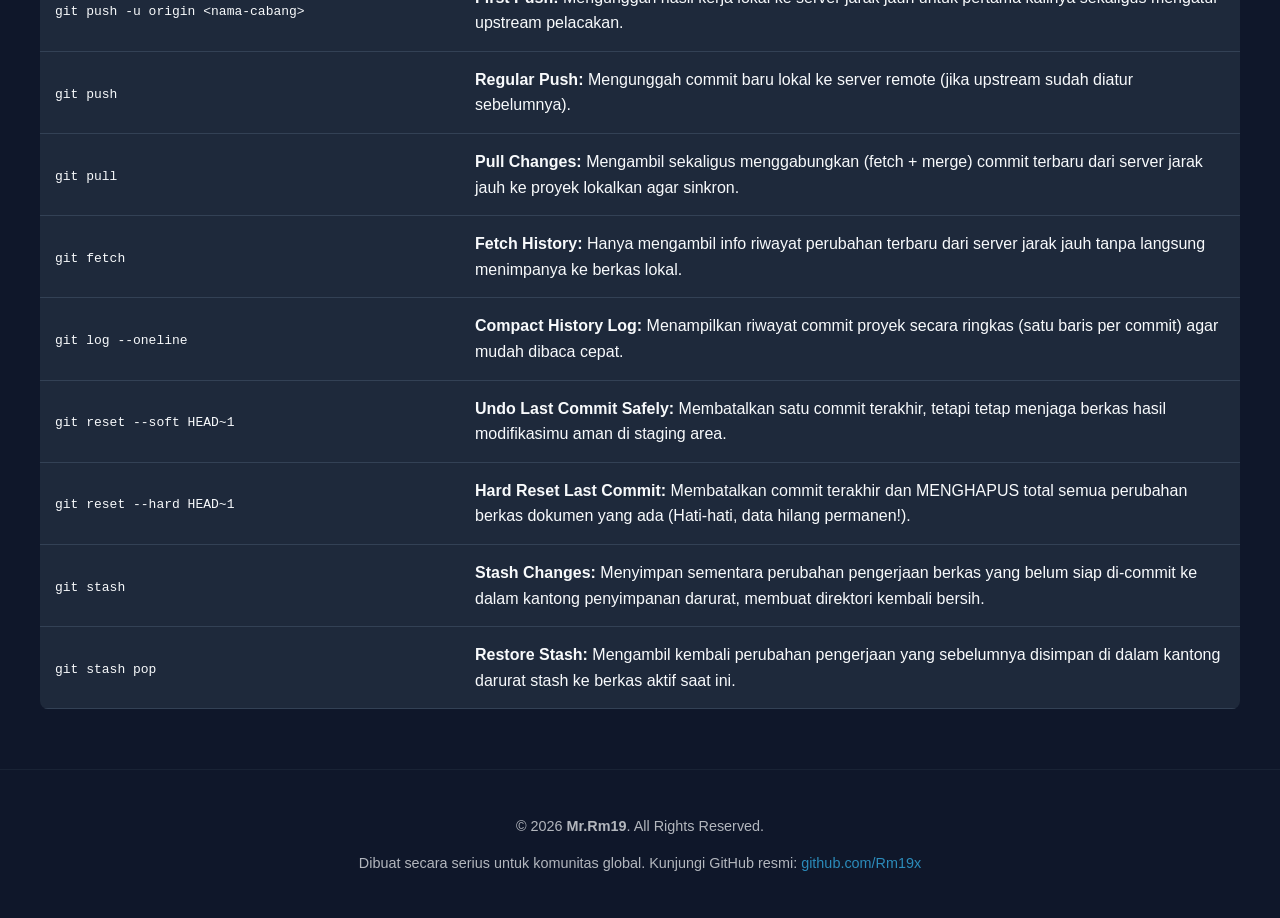
<file: git.html>
<!DOCTYPE html>
<html lang="id">
<head>
    <meta charset="UTF-8">
    <meta name="viewport" content="width=device-width, initial-scale=1.0">
    <title>Shortcut & Navigasi Git - by Mr.Rm19</title>
    <link rel="stylesheet" href="style.css">
</head>
<body>

    <header>
        <h1>Navigasi & Shortcut Git (by Mr.Rm19)</h1>
        <p>Koleksi perintah cepat dan shortcut manajemen kontrol versi Git untuk produktivitas developer</p>
    </header>

    <div class="container">
        <a href="index.html" class="btn-back">&larr; Kembali ke Menu Utama</a>

        <div class="search-container">
            <input type="text" id="shortcutSearch" class="search-input" placeholder="Ketik kata kunci untuk mencari shortcut Git (misal: commit, branch, status)...">
        </div>

        <h2>Daftar Lengkap Shortcut & Perintah Cepat Git</h2>
        <table>
            <thead>
                <tr>
                    <th style="width: 35%;">Perintah / Shortcut CLI</th>
                    <th style="width: 65%;">Fungsi / Deskripsi Nyata</th>
                </tr>
            </thead>
            <tbody>
                <tr>
                    <td><code>git init</code></td>
                    <td><strong>Initialize Repository:</strong> Membuat repositori Git baru lokal di dalam folder proyek aktif.</td>
                </tr>
                <tr>
                    <td><code>git clone &lt;url&gt;</code></td>
                    <td><strong>Clone Repository:</strong> Mengunduh atau menggandakan repositori jarak jauh (seperti dari GitHub) ke komputer lokal.</td>
                </tr>
                <tr>
                    <td><code>git config --global user.name "Nama"</code></td>
                    <td><strong>Set Username:</strong> Mengonfigurasi nama pengguna secara global untuk riwayat commit.</td>
                </tr>

                <tr>
                    <td><code>git status</code></td>
                    <td><strong>Check Status:</strong> Memeriksa status berkas (apakah ada file yang dimodifikasi, dihapus, atau belum dilacak).</td>
                </tr>
                <tr>
                    <td><code>git add .</code></td>
                    <td><strong>Stage All Changes:</strong> Memasukkan seluruh berkas yang baru atau yang mengalami perubahan ke dalam staging area (siap di-commit).</td>
                </tr>
                <tr>
                    <td><code>git add &lt;nama-file&gt;</code></td>
                    <td><strong>Stage Specific File:</strong> Hanya memasukkan berkas spesifik tertentu ke dalam staging area.</td>
                </tr>
                <tr>
                    <td><code>git commit -m "Pesan"</code></td>
                    <td><strong>Commit with Message:</strong> Menyimpan perubahan yang ada di staging area ke dalam riwayat Git lokal lengkap dengan pesan catatan.</td>
                </tr>
                <tr>
                    <td><code>git commit --amend -m "Pesan Baru"</code></td>
                    <td><strong>Amend Last Commit:</strong> Mengubah pesan commit terakhir atau menggabungkan perubahan baru ke dalam commit paling buncit tanpa membuat commit baru.</td>
                </tr>

                <tr>
                    <td><code>git branch</code></td>
                    <td><strong>List Branches:</strong> Menampilkan daftar seluruh branch (cabang) lokal yang ada di dalam proyek.</td>
                </tr>
                <tr>
                    <td><code>git branch &lt;nama-cabang&gt;</code></td>
                    <td><strong>Create Branch:</strong> Membuat cabang alur kerja baru tanpa langsung berpindah ke cabang tersebut.</td>
                </tr>
                <tr>
                    <td><code>git checkout &lt;nama-cabang&gt;</code></td>
                    <td><strong>Switch Branch:</strong> Berpindah fokus kerja ke cabang/branch lain yang dituju.</td>
                </tr>
                <tr>
                    <td><code>git checkout -b &lt;nama-cabang&gt;</code></td>
                    <td><strong>Create & Switch Branch:</strong> Jalan pintas tercepat untuk membuat cabang baru sekaligus langsung berpindah ke dalamnya.</td>
                </tr>
                <tr>
                    <td><code>git merge &lt;nama-cabang&gt;</code></td>
                    <td><strong>Merge Branch:</strong> Menggabungkan riwayat perubahan dari cabang tujuan ke dalam cabang aktif tempat kamu berada saat ini.</td>
                </tr>
                <tr>
                    <td><code>git branch -d &lt;nama-cabang&gt;</code></td>
                    <td><strong>Delete Branch:</strong> Menghapus cabang lokal yang sudah selesai digunakan atau sudah di-merge secara aman.</td>
                </tr>

                <tr>
                    <td><code>git remote add origin &lt;url&gt;</code></td>
                    <td><strong>Link Remote:</strong> Menghubungkan repositori lokal milikmu ke repositori server jarak jauh (seperti repositori di GitHub).</td>
                </tr>
                <tr>
                    <td><code>git push -u origin &lt;nama-cabang&gt;</code></td>
                    <td><strong>First Push:</strong> Mengunggah hasil kerja lokal ke server jarak jauh untuk pertama kalinya sekaligus mengatur upstream pelacakan.</td>
                </tr>
                <tr>
                    <td><code>git push</code></td>
                    <td><strong>Regular Push:</strong> Mengunggah commit baru lokal ke server remote (jika upstream sudah diatur sebelumnya).</td>
                </tr>
                <tr>
                    <td><code>git pull</code></td>
                    <td><strong>Pull Changes:</strong> Mengambil sekaligus menggabungkan (fetch + merge) commit terbaru dari server jarak jauh ke proyek lokalkan agar sinkron.</td>
                </tr>
                <tr>
                    <td><code>git fetch</code></td>
                    <td><strong>Fetch History:</strong> Hanya mengambil info riwayat perubahan terbaru dari server jarak jauh tanpa langsung menimpanya ke berkas lokal.</td>
                </tr>

                <tr>
                    <td><code>git log --oneline</code></td>
                    <td><strong>Compact History Log:</strong> Menampilkan riwayat commit proyek secara ringkas (satu baris per commit) agar mudah dibaca cepat.</td>
                </tr>
                <tr>
                    <td><code>git reset --soft HEAD~1</code></td>
                    <td><strong>Undo Last Commit Safely:</strong> Membatalkan satu commit terakhir, tetapi tetap menjaga berkas hasil modifikasimu aman di staging area.</td>
                </tr>
                <tr>
                    <td><code>git reset --hard HEAD~1</code></td>
                    <td><strong>Hard Reset Last Commit:</strong> Membatalkan commit terakhir dan MENGHAPUS total semua perubahan berkas dokumen yang ada (Hati-hati, data hilang permanen!).</td>
                </tr>
                <tr>
                    <td><code>git stash</code></td>
                    <td><strong>Stash Changes:</strong> Menyimpan sementara perubahan pengerjaan berkas yang belum siap di-commit ke dalam kantong penyimpanan darurat, membuat direktori kembali bersih.</td>
                </tr>
                <tr>
                    <td><code>git stash pop</code></td>
                    <td><strong>Restore Stash:</strong> Mengambil kembali perubahan pengerjaan yang sebelumnya disimpan di dalam kantong darurat stash ke berkas aktif saat ini.</td>
                </tr>
            </tbody>
        </table>
    </div>

    <footer>
        <p>&copy; 2026 <strong>Mr.Rm19</strong>. All Rights Reserved.</p>
        <p>Dibuat secara serius untuk komunitas global. Kunjungi GitHub resmi: <a href="https://github.com/Rm19x" target="_blank">github.com/Rm19x</a></p>
    </footer>

    <script src="script.js"></script>
</body>
</html>
</file>
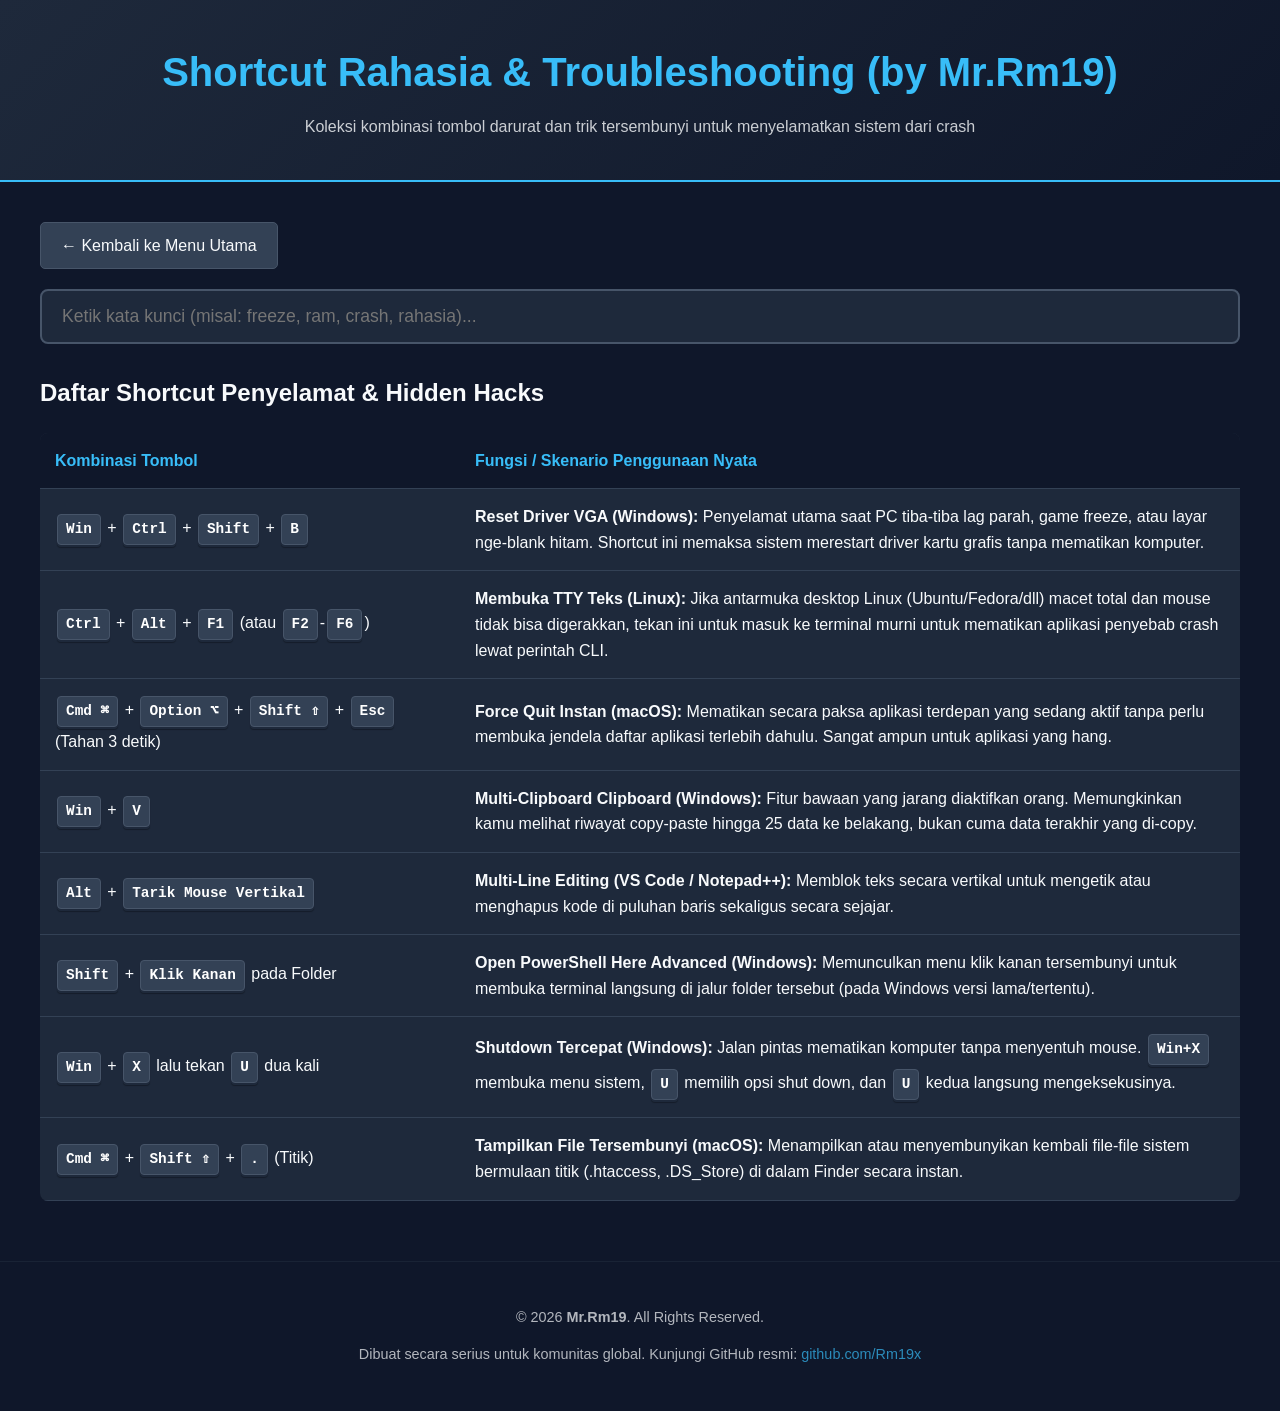
<file: hidden-hacks.html>
<!DOCTYPE html>
<html lang="id">
<head>
    <meta charset="UTF-8">
    <meta name="viewport" content="width=device-width, initial-scale=1.0">
    <title>Shortcut Rahasia & Troubleshooting - by Mr.Rm19</title>
    <link rel="stylesheet" href="style.css">
</head>
<body>

    <header>
        <h1>Shortcut Rahasia & Troubleshooting (by Mr.Rm19)</h1>
        <p>Koleksi kombinasi tombol darurat dan trik tersembunyi untuk menyelamatkan sistem dari crash</p>
    </header>

    <div class="container">
        <a href="index.html" class="btn-back">&larr; Kembali ke Menu Utama</a>

        <div class="search-container">
            <input type="text" id="shortcutSearch" class="search-input" placeholder="Ketik kata kunci (misal: freeze, ram, crash, rahasia)...">
        </div>

        <h2>Daftar Shortcut Penyelamat & Hidden Hacks</h2>
        <table>
            <thead>
                <tr>
                    <th style="width: 35%;">Kombinasi Tombol</th>
                    <th style="width: 65%;">Fungsi / Skenario Penggunaan Nyata</th>
                </tr>
            </thead>
            <tbody>
                <tr>
                    <td><kbd>Win</kbd> + <kbd>Ctrl</kbd> + <kbd>Shift</kbd> + <kbd>B</kbd></td>
                    <td><strong>Reset Driver VGA (Windows):</strong> Penyelamat utama saat PC tiba-tiba lag parah, game freeze, atau layar nge-blank hitam. Shortcut ini memaksa sistem merestart driver kartu grafis tanpa mematikan komputer.</td>
                </tr>
                <tr>
                    <td><kbd>Ctrl</kbd> + <kbd>Alt</kbd> + <kbd>F1</kbd> (atau <kbd>F2</kbd>-<kbd>F6</kbd>)</td>
                    <td><strong>Membuka TTY Teks (Linux):</strong> Jika antarmuka desktop Linux (Ubuntu/Fedora/dll) macet total dan mouse tidak bisa digerakkan, tekan ini untuk masuk ke terminal murni untuk mematikan aplikasi penyebab crash lewat perintah CLI.</td>
                </tr>
                <tr>
                    <td><kbd>Cmd ⌘</kbd> + <kbd>Option ⌥</kbd> + <kbd>Shift ⇧</kbd> + <kbd>Esc</kbd> (Tahan 3 detik)</td>
                    <td><strong>Force Quit Instan (macOS):</strong> Mematikan secara paksa aplikasi terdepan yang sedang aktif tanpa perlu membuka jendela daftar aplikasi terlebih dahulu. Sangat ampun untuk aplikasi yang hang.</td>
                </tr>

                <tr>
                    <td><kbd>Win</kbd> + <kbd>V</kbd></td>
                    <td><strong>Multi-Clipboard Clipboard (Windows):</strong> Fitur bawaan yang jarang diaktifkan orang. Memungkinkan kamu melihat riwayat copy-paste hingga 25 data ke belakang, bukan cuma data terakhir yang di-copy.</td>
                </tr>
                <tr>
                    <td><kbd>Alt</kbd> + <kbd>Tarik Mouse Vertikal</kbd></td>
                    <td><strong>Multi-Line Editing (VS Code / Notepad++):</strong> Memblok teks secara vertikal untuk mengetik atau menghapus kode di puluhan baris sekaligus secara sejajar.</td>
                </tr>
                <tr>
                    <td><kbd>Shift</kbd> + <kbd>Klik Kanan</kbd> pada Folder</td>
                    <td><strong>Open PowerShell Here Advanced (Windows):</strong> Memunculkan menu klik kanan tersembunyi untuk membuka terminal langsung di jalur folder tersebut (pada Windows versi lama/tertentu).</td>
                </tr>

                <tr>
                    <td><kbd>Win</kbd> + <kbd>X</kbd> lalu tekan <kbd>U</kbd> dua kali</td>
                    <td><strong>Shutdown Tercepat (Windows):</strong> Jalan pintas mematikan komputer tanpa menyentuh mouse. <kbd>Win+X</kbd> membuka menu sistem, <kbd>U</kbd> memilih opsi shut down, dan <kbd>U</kbd> kedua langsung mengeksekusinya.</td>
                </tr>
                <tr>
                    <td><kbd>Cmd ⌘</kbd> + <kbd>Shift ⇧</kbd> + <kbd>.</kbd> (Titik)</td>
                    <td><strong>Tampilkan File Tersembunyi (macOS):</strong> Menampilkan atau menyembunyikan kembali file-file sistem bermulaan titik (.htaccess, .DS_Store) di dalam Finder secara instan.</td>
                </tr>
            </tbody>
        </table>
    </div>

    <footer>
        <p>&copy; 2026 <strong>Mr.Rm19</strong>. All Rights Reserved.</p>
        <p>Dibuat secara serius untuk komunitas global. Kunjungi GitHub resmi: <a href="https://github.com/Rm19x" target="_blank">github.com/Rm19x</a></p>
    </footer>

    <script src="script.js"></script>
</body>
</html>
</file>
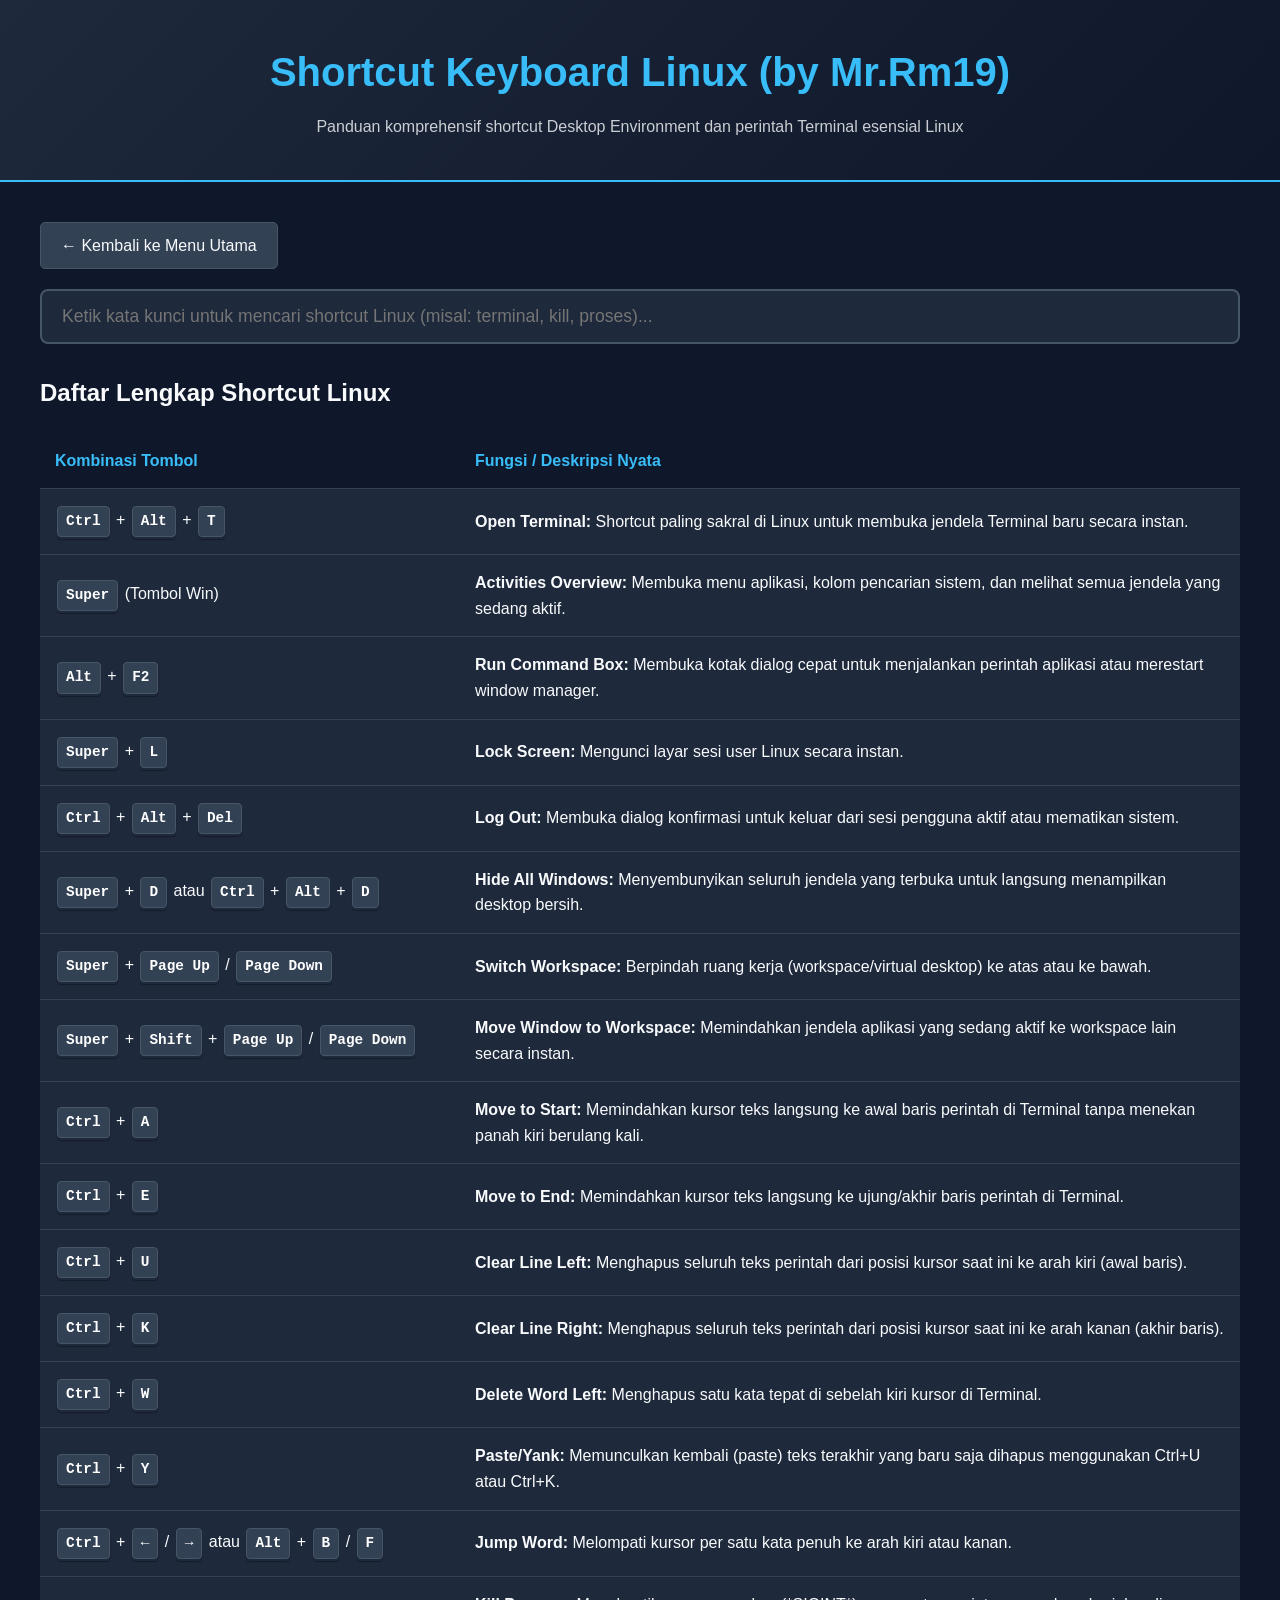
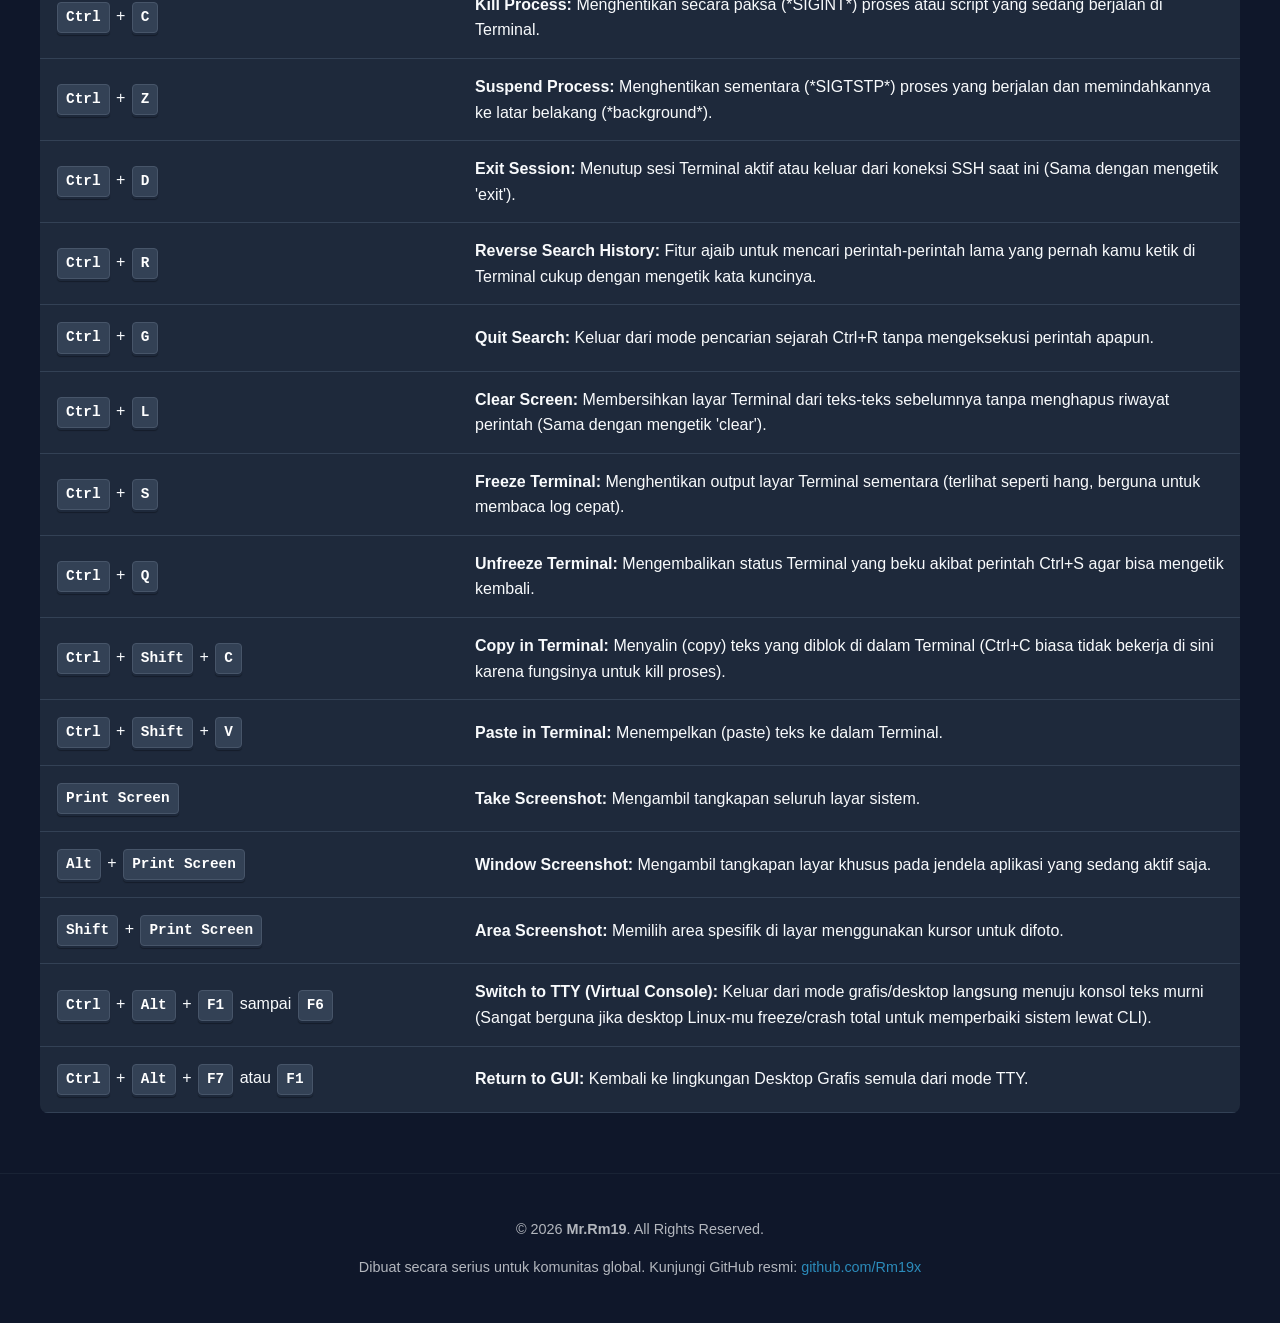
<file: linux.html>
<!DOCTYPE html>
<html lang="id">
<head>
    <meta charset="UTF-8">
    <meta name="viewport" content="width=device-width, initial-scale=1.0">
    <title>Shortcut Keyboard Linux Lengkap - Mr.Rm19</title>
    <link rel="stylesheet" href="style.css">
</head>
<body>

    <header>
        <h1>Shortcut Keyboard Linux (by Mr.Rm19)</h1>
        <p>Panduan komprehensif shortcut Desktop Environment dan perintah Terminal esensial Linux</p>
    </header>

    <div class="container">
        <a href="index.html" class="btn-back">&larr; Kembali ke Menu Utama</a>

        <div class="search-container">
            <input type="text" id="shortcutSearch" class="search-input" placeholder="Ketik kata kunci untuk mencari shortcut Linux (misal: terminal, kill, proses)...">
        </div>

        <h2>Daftar Lengkap Shortcut Linux</h2>
        <table>
            <thead>
                <tr>
                    <th style="width: 35%;">Kombinasi Tombol</th>
                    <th style="width: 65%;">Fungsi / Deskripsi Nyata</th>
                </tr>
            </thead>
            <tbody>
                <tr>
                    <td><kbd>Ctrl</kbd> + <kbd>Alt</kbd> + <kbd>T</kbd></td>
                    <td><strong>Open Terminal:</strong> Shortcut paling sakral di Linux untuk membuka jendela Terminal baru secara instan.</td>
                </tr>
                <tr>
                    <td><kbd>Super</kbd> (Tombol Win)</td>
                    <td><strong>Activities Overview:</strong> Membuka menu aplikasi, kolom pencarian sistem, dan melihat semua jendela yang sedang aktif.</td>
                </tr>
                <tr>
                    <td><kbd>Alt</kbd> + <kbd>F2</kbd></td>
                    <td><strong>Run Command Box:</strong> Membuka kotak dialog cepat untuk menjalankan perintah aplikasi atau merestart window manager.</td>
                </tr>
                <tr>
                    <td><kbd>Super</kbd> + <kbd>L</kbd></td>
                    <td><strong>Lock Screen:</strong> Mengunci layar sesi user Linux secara instan.</td>
                </tr>
                <tr>
                    <td><kbd>Ctrl</kbd> + <kbd>Alt</kbd> + <kbd>Del</kbd></td>
                    <td><strong>Log Out:</strong> Membuka dialog konfirmasi untuk keluar dari sesi pengguna aktif atau mematikan sistem.</td>
                </tr>
                <tr>
                    <td><kbd>Super</kbd> + <kbd>D</kbd> atau <kbd>Ctrl</kbd> + <kbd>Alt</kbd> + <kbd>D</kbd></td>
                    <td><strong>Hide All Windows:</strong> Menyembunyikan seluruh jendela yang terbuka untuk langsung menampilkan desktop bersih.</td>
                </tr>

                <tr>
                    <td><kbd>Super</kbd> + <kbd>Page Up</kbd> / <kbd>Page Down</kbd></td>
                    <td><strong>Switch Workspace:</strong> Berpindah ruang kerja (workspace/virtual desktop) ke atas atau ke bawah.</td>
                </tr>
                <tr>
                    <td><kbd>Super</kbd> + <kbd>Shift</kbd> + <kbd>Page Up</kbd> / <kbd>Page Down</kbd></td>
                    <td><strong>Move Window to Workspace:</strong> Memindahkan jendela aplikasi yang sedang aktif ke workspace lain secara instan.</td>
                </tr>

                <tr>
                    <td><kbd>Ctrl</kbd> + <kbd>A</kbd></td>
                    <td><strong>Move to Start:</strong> Memindahkan kursor teks langsung ke awal baris perintah di Terminal tanpa menekan panah kiri berulang kali.</td>
                </tr>
                <tr>
                    <td><kbd>Ctrl</kbd> + <kbd>E</kbd></td>
                    <td><strong>Move to End:</strong> Memindahkan kursor teks langsung ke ujung/akhir baris perintah di Terminal.</td>
                </tr>
                <tr>
                    <td><kbd>Ctrl</kbd> + <kbd>U</kbd></td>
                    <td><strong>Clear Line Left:</strong> Menghapus seluruh teks perintah dari posisi kursor saat ini ke arah kiri (awal baris).</td>
                </tr>
                <tr>
                    <td><kbd>Ctrl</kbd> + <kbd>K</kbd></td>
                    <td><strong>Clear Line Right:</strong> Menghapus seluruh teks perintah dari posisi kursor saat ini ke arah kanan (akhir baris).</td>
                </tr>
                <tr>
                    <td><kbd>Ctrl</kbd> + <kbd>W</kbd></td>
                    <td><strong>Delete Word Left:</strong> Menghapus satu kata tepat di sebelah kiri kursor di Terminal.</td>
                </tr>
                <tr>
                    <td><kbd>Ctrl</kbd> + <kbd>Y</kbd></td>
                    <td><strong>Paste/Yank:</strong> Memunculkan kembali (paste) teks terakhir yang baru saja dihapus menggunakan Ctrl+U atau Ctrl+K.</td>
                </tr>
                <tr>
                    <td><kbd>Ctrl</kbd> + <kbd>&larr;</kbd> / <kbd>&rarr;</kbd> atau <kbd>Alt</kbd> + <kbd>B</kbd> / <kbd>F</kbd></td>
                    <td><strong>Jump Word:</strong> Melompati kursor per satu kata penuh ke arah kiri atau kanan.</td>
                </tr>

                <tr>
                    <td><kbd>Ctrl</kbd> + <kbd>C</kbd></td>
                    <td><strong>Kill Process:</strong> Menghentikan secara paksa (*SIGINT*) proses atau script yang sedang berjalan di Terminal.</td>
                </tr>
                <tr>
                    <td><kbd>Ctrl</kbd> + <kbd>Z</kbd></td>
                    <td><strong>Suspend Process:</strong> Menghentikan sementara (*SIGTSTP*) proses yang berjalan dan memindahkannya ke latar belakang (*background*).</td>
                </tr>
                <tr>
                    <td><kbd>Ctrl</kbd> + <kbd>D</kbd></td>
                    <td><strong>Exit Session:</strong> Menutup sesi Terminal aktif atau keluar dari koneksi SSH saat ini (Sama dengan mengetik 'exit').</td>
                </tr>
                <tr>
                    <td><kbd>Ctrl</kbd> + <kbd>R</kbd></td>
                    <td><strong>Reverse Search History:</strong> Fitur ajaib untuk mencari perintah-perintah lama yang pernah kamu ketik di Terminal cukup dengan mengetik kata kuncinya.</td>
                </tr>
                <tr>
                    <td><kbd>Ctrl</kbd> + <kbd>G</kbd></td>
                    <td><strong>Quit Search:</strong> Keluar dari mode pencarian sejarah Ctrl+R tanpa mengeksekusi perintah apapun.</td>
                </tr>
                <tr>
                    <td><kbd>Ctrl</kbd> + <kbd>L</kbd></td>
                    <td><strong>Clear Screen:</strong> Membersihkan layar Terminal dari teks-teks sebelumnya tanpa menghapus riwayat perintah (Sama dengan mengetik 'clear').</td>
                </tr>
                <tr>
                    <td><kbd>Ctrl</kbd> + <kbd>S</kbd></td>
                    <td><strong>Freeze Terminal:</strong> Menghentikan output layar Terminal sementara (terlihat seperti hang, berguna untuk membaca log cepat).</td>
                </tr>
                <tr>
                    <td><kbd>Ctrl</kbd> + <kbd>Q</kbd></td>
                    <td><strong>Unfreeze Terminal:</strong> Mengembalikan status Terminal yang beku akibat perintah Ctrl+S agar bisa mengetik kembali.</td>
                </tr>

                <tr>
                    <td><kbd>Ctrl</kbd> + <kbd>Shift</kbd> + <kbd>C</kbd></td>
                    <td><strong>Copy in Terminal:</strong> Menyalin (copy) teks yang diblok di dalam Terminal (Ctrl+C biasa tidak bekerja di sini karena fungsinya untuk kill proses).</td>
                </tr>
                <tr>
                    <td><kbd>Ctrl</kbd> + <kbd>Shift</kbd> + <kbd>V</kbd></td>
                    <td><strong>Paste in Terminal:</strong> Menempelkan (paste) teks ke dalam Terminal.</td>
                </tr>
                <tr>
                    <td><kbd>Print Screen</kbd></td>
                    <td><strong>Take Screenshot:</strong> Mengambil tangkapan seluruh layar sistem.</td>
                </tr>
                <tr>
                    <td><kbd>Alt</kbd> + <kbd>Print Screen</kbd></td>
                    <td><strong>Window Screenshot:</strong> Mengambil tangkapan layar khusus pada jendela aplikasi yang sedang aktif saja.</td>
                </tr>
                <tr>
                    <td><kbd>Shift</kbd> + <kbd>Print Screen</kbd></td>
                    <td><strong>Area Screenshot:</strong> Memilih area spesifik di layar menggunakan kursor untuk difoto.</td>
                </tr>

                <tr>
                    <td><kbd>Ctrl</kbd> + <kbd>Alt</kbd> + <kbd>F1</kbd> sampai <kbd>F6</kbd></td>
                    <td><strong>Switch to TTY (Virtual Console):</strong> Keluar dari mode grafis/desktop langsung menuju konsol teks murni (Sangat berguna jika desktop Linux-mu freeze/crash total untuk memperbaiki sistem lewat CLI).</td>
                </tr>
                <tr>
                    <td><kbd>Ctrl</kbd> + <kbd>Alt</kbd> + <kbd>F7</kbd> atau <kbd>F1</kbd></td>
                    <td><strong>Return to GUI:</strong> Kembali ke lingkungan Desktop Grafis semula dari mode TTY.</td>
                </tr>
            </tbody>
        </table>
    </div>

    <footer>
        <p>&copy; 2026 <strong>Mr.Rm19</strong>. All Rights Reserved.</p>
        <p>Dibuat secara serius untuk komunitas global. Kunjungi GitHub resmi: <a href="https://github.com/Rm19x" target="_blank">github.com/Rm19x</a></p>
    </footer>

    <script src="script.js"></script>
</body>
</html>
</file>
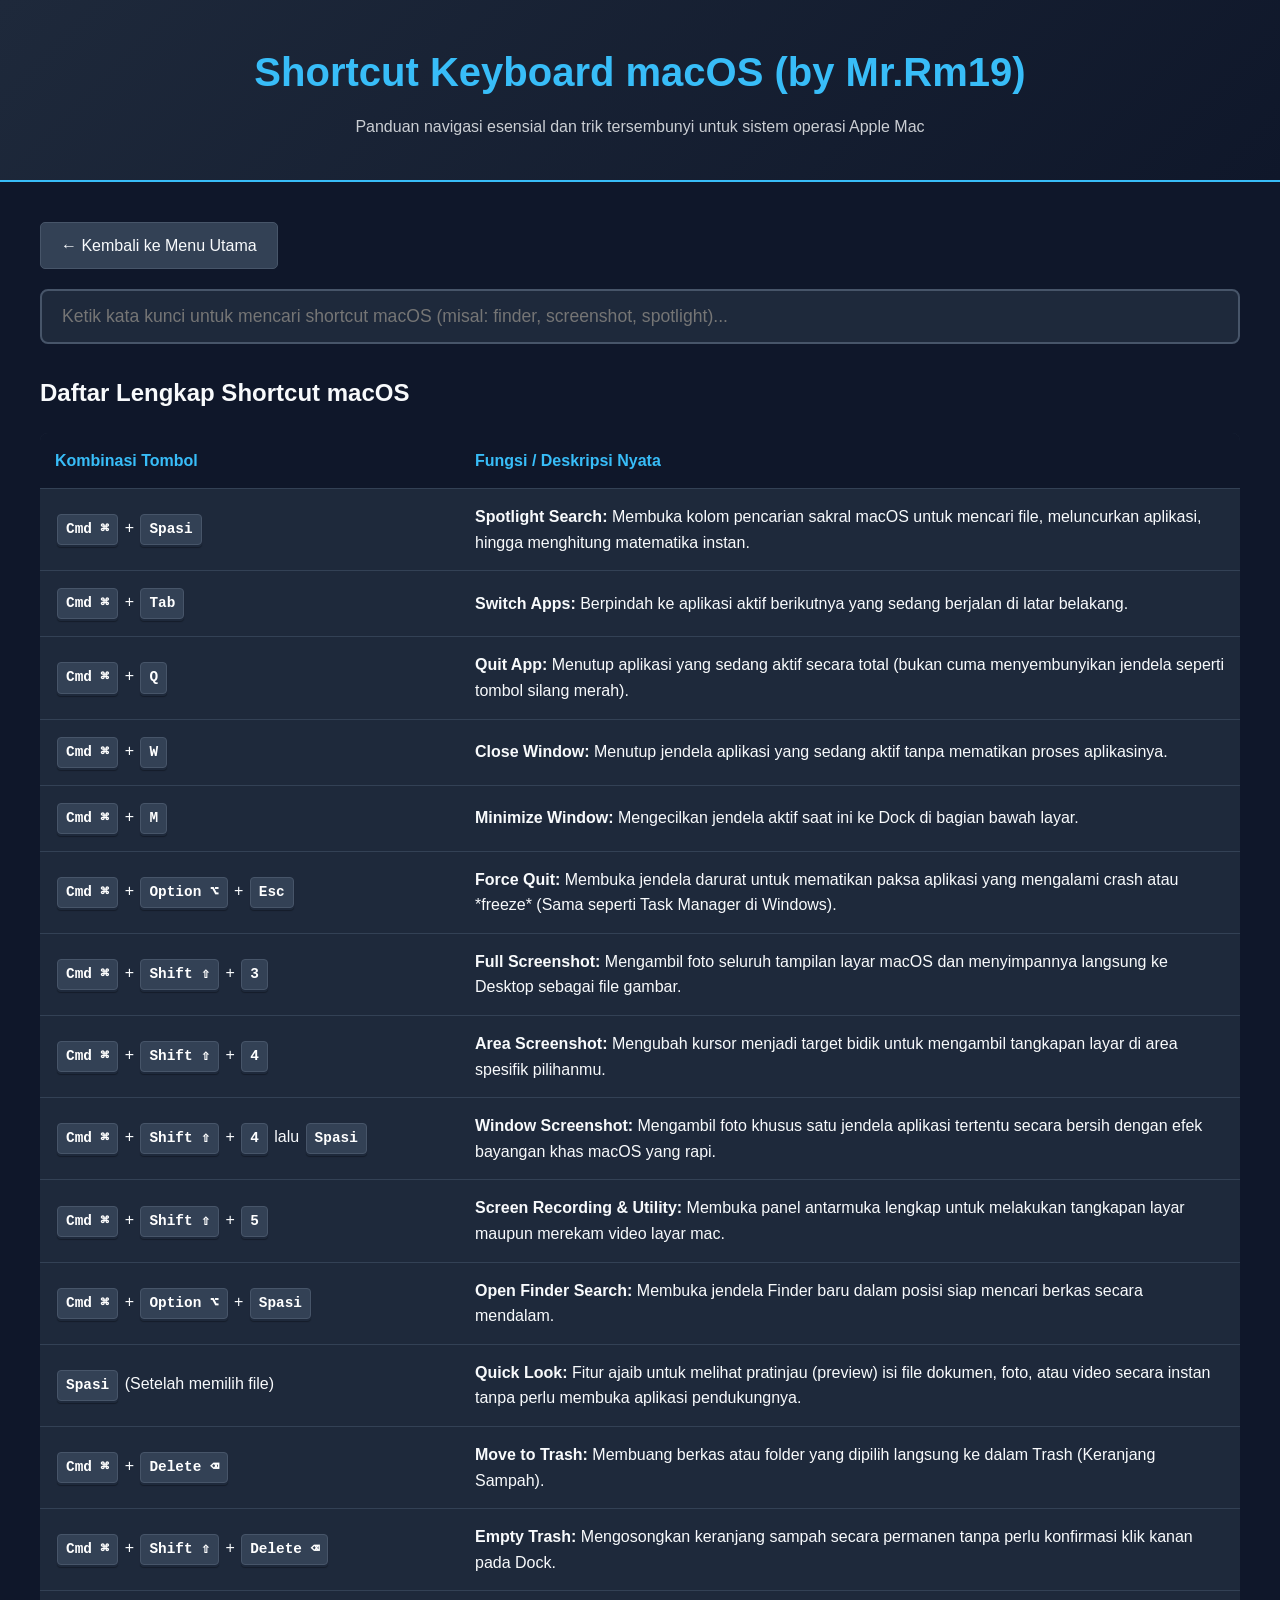
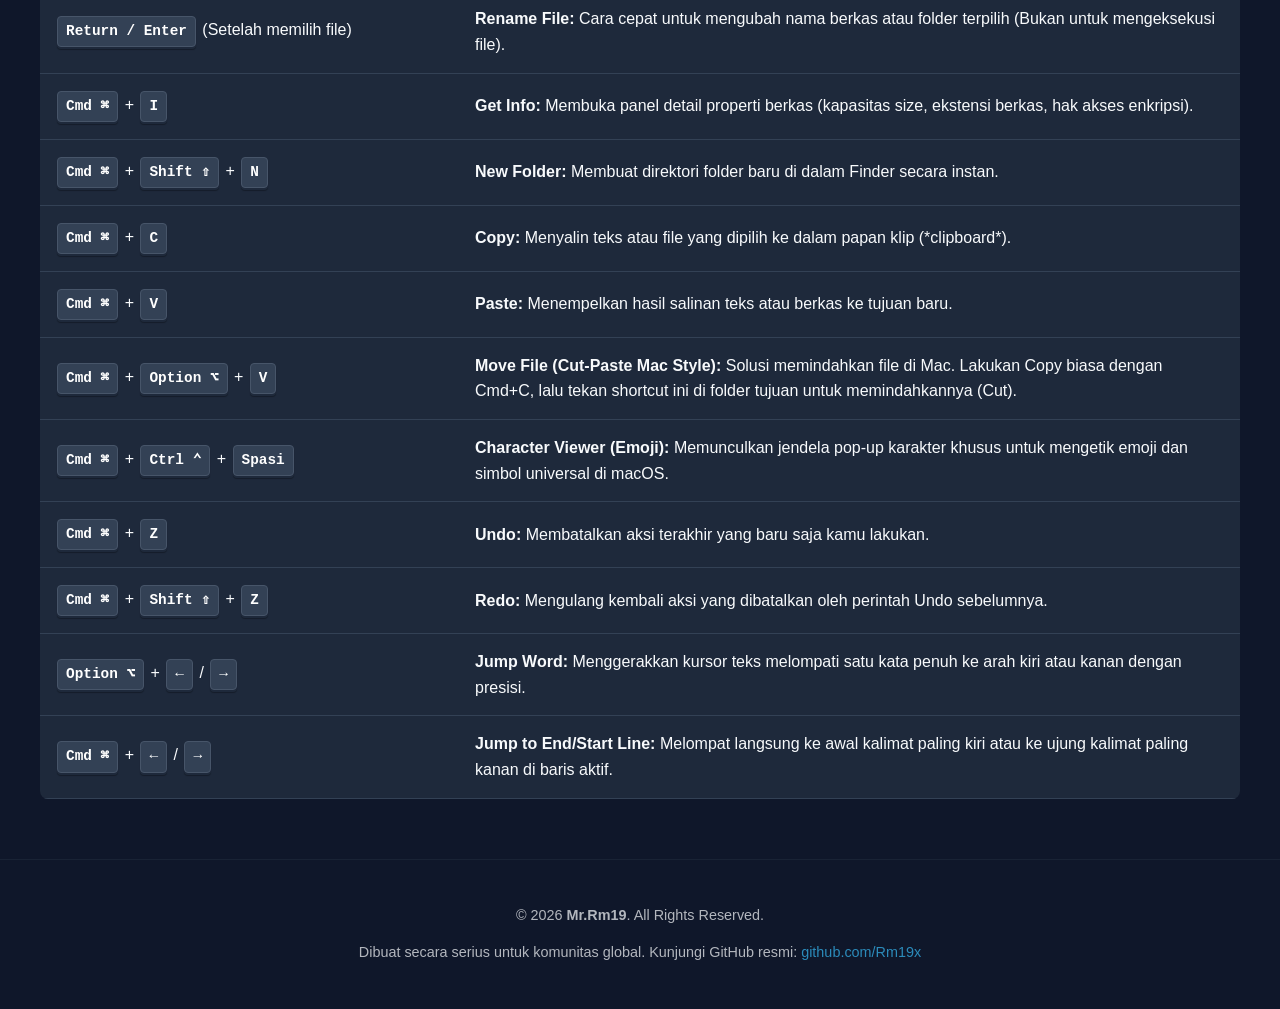
<file: macos.html>
<!DOCTYPE html>
<html lang="id">
<head>
    <meta charset="UTF-8">
    <meta name="viewport" content="width=device-width, initial-scale=1.0">
    <title>Shortcut Keyboard macOS - by Mr.Rm19</title>
    <link rel="stylesheet" href="style.css">
</head>
<body>

    <header>
        <h1>Shortcut Keyboard macOS (by Mr.Rm19)</h1>
        <p>Panduan navigasi esensial dan trik tersembunyi untuk sistem operasi Apple Mac</p>
    </header>

    <div class="container">
        <!-- Tombol Kembali ke Dashboard -->
        <a href="index.html" class="btn-back">&larr; Kembali ke Menu Utama</a>

        <!-- Kolom Pencarian Live Search -->
        <div class="search-container">
            <input type="text" id="shortcutSearch" class="search-input" placeholder="Ketik kata kunci untuk mencari shortcut macOS (misal: finder, screenshot, spotlight)...">
        </div>

        <h2>Daftar Lengkap Shortcut macOS</h2>
        <table>
            <thead>
                <tr>
                    <th style="width: 35%;">Kombinasi Tombol</th>
                    <th style="width: 65%;">Fungsi / Deskripsi Nyata</th>
                </tr>
            </thead>
            <tbody>
                <!-- KATEGORI: NAVIGASI SISTEM UTAMA -->
                <tr>
                    <td><kbd>Cmd ⌘</kbd> + <kbd>Spasi</kbd></td>
                    <td><strong>Spotlight Search:</strong> Membuka kolom pencarian sakral macOS untuk mencari file, meluncurkan aplikasi, hingga menghitung matematika instan.</td>
                </tr>
                <tr>
                    <td><kbd>Cmd ⌘</kbd> + <kbd>Tab</kbd></td>
                    <td><strong>Switch Apps:</strong> Berpindah ke aplikasi aktif berikutnya yang sedang berjalan di latar belakang.</td>
                </tr>
                <tr>
                    <td><kbd>Cmd ⌘</kbd> + <kbd>Q</kbd></td>
                    <td><strong>Quit App:</strong> Menutup aplikasi yang sedang aktif secara total (bukan cuma menyembunyikan jendela seperti tombol silang merah).</td>
                </tr>
                <tr>
                    <td><kbd>Cmd ⌘</kbd> + <kbd>W</kbd></td>
                    <td><strong>Close Window:</strong> Menutup jendela aplikasi yang sedang aktif tanpa mematikan proses aplikasinya.</td>
                </tr>
                <tr>
                    <td><kbd>Cmd ⌘</kbd> + <kbd>M</kbd></td>
                    <td><strong>Minimize Window:</strong> Mengecilkan jendela aktif saat ini ke Dock di bagian bawah layar.</td>
                </tr>
                <tr>
                    <td><kbd>Cmd ⌘</kbd> + <kbd>Option ⌥</kbd> + <kbd>Esc</kbd></td>
                    <td><strong>Force Quit:</strong> Membuka jendela darurat untuk mematikan paksa aplikasi yang mengalami crash atau *freeze* (Sama seperti Task Manager di Windows).</td>
                </tr>

                <!-- KATEGORI: TANGKAPAN LAYAR (SCREENSHOT) ADVANCED -->
                <tr>
                    <td><kbd>Cmd ⌘</kbd> + <kbd>Shift ⇧</kbd> + <kbd>3</kbd></td>
                    <td><strong>Full Screenshot:</strong> Mengambil foto seluruh tampilan layar macOS dan menyimpannya langsung ke Desktop sebagai file gambar.</td>
                </tr>
                <tr>
                    <td><kbd>Cmd ⌘</kbd> + <kbd>Shift ⇧</kbd> + <kbd>4</kbd></td>
                    <td><strong>Area Screenshot:</strong> Mengubah kursor menjadi target bidik untuk mengambil tangkapan layar di area spesifik pilihanmu.</td>
                </tr>
                <tr>
                    <td><kbd>Cmd ⌘</kbd> + <kbd>Shift ⇧</kbd> + <kbd>4</kbd> lalu <kbd>Spasi</kbd></td>
                    <td><strong>Window Screenshot:</strong> Mengambil foto khusus satu jendela aplikasi tertentu secara bersih dengan efek bayangan khas macOS yang rapi.</td>
                </tr>
                <tr>
                    <td><kbd>Cmd ⌘</kbd> + <kbd>Shift ⇧</kbd> + <kbd>5</kbd></td>
                    <td><strong>Screen Recording & Utility:</strong> Membuka panel antarmuka lengkap untuk melakukan tangkapan layar maupun merekam video layar mac.</td>
                </tr>

                <!-- KATEGORI: NAVIGASI FINDER & MANAJEMEN FILE -->
                <tr>
                    <td><kbd>Cmd ⌘</kbd> + <kbd>Option ⌥</kbd> + <kbd>Spasi</kbd></td>
                    <td><strong>Open Finder Search:</strong> Membuka jendela Finder baru dalam posisi siap mencari berkas secara mendalam.</td>
                </tr>
                <tr>
                    <td><kbd>Spasi</kbd> (Setelah memilih file)</td>
                    <td><strong>Quick Look:</strong> Fitur ajaib untuk melihat pratinjau (preview) isi file dokumen, foto, atau video secara instan tanpa perlu membuka aplikasi pendukungnya.</td>
                </tr>
                <tr>
                    <td><kbd>Cmd ⌘</kbd> + <kbd>Delete ⌫</kbd></td>
                    <td><strong>Move to Trash:</strong> Membuang berkas atau folder yang dipilih langsung ke dalam Trash (Keranjang Sampah).</td>
                </tr>
                <tr>
                    <td><kbd>Cmd ⌘</kbd> + <kbd>Shift ⇧</kbd> + <kbd>Delete ⌫</kbd></td>
                    <td><strong>Empty Trash:</strong> Mengosongkan keranjang sampah secara permanen tanpa perlu konfirmasi klik kanan pada Dock.</td>
                </tr>
                <tr>
                    <td><kbd>Return / Enter</kbd> (Setelah memilih file)</td>
                    <td><strong>Rename File:</strong> Cara cepat untuk mengubah nama berkas atau folder terpilih (Bukan untuk mengeksekusi file).</td>
                </tr>
                <tr>
                    <td><kbd>Cmd ⌘</kbd> + <kbd>I</kbd></td>
                    <td><strong>Get Info:</strong> Membuka panel detail properti berkas (kapasitas size, ekstensi berkas, hak akses enkripsi).</td>
                </tr>
                <tr>
                    <td><kbd>Cmd ⌘</kbd> + <kbd>Shift ⇧</kbd> + <kbd>N</kbd></td>
                    <td><strong>New Folder:</strong> Membuat direktori folder baru di dalam Finder secara instan.</td>
                </tr>

                <!-- KATEGORI: EDITING TEKS & TRIP MODIFIKATOR -->
                <tr>
                    <td><kbd>Cmd ⌘</kbd> + <kbd>C</kbd></td>
                    <td><strong>Copy:</strong> Menyalin teks atau file yang dipilih ke dalam papan klip (*clipboard*).</td>
                </tr>
                <tr>
                    <td><kbd>Cmd ⌘</kbd> + <kbd>V</kbd></td>
                    <td><strong>Paste:</strong> Menempelkan hasil salinan teks atau berkas ke tujuan baru.</td>
                </tr>
                <tr>
                    <td><kbd>Cmd ⌘</kbd> + <kbd>Option ⌥</kbd> + <kbd>V</kbd></td>
                    <td><strong>Move File (Cut-Paste Mac Style):</strong> Solusi memindahkan file di Mac. Lakukan Copy biasa dengan Cmd+C, lalu tekan shortcut ini di folder tujuan untuk memindahkannya (Cut).</td>
                </tr>
                <tr>
                    <td><kbd>Cmd ⌘</kbd> + <kbd>Ctrl ⌃</kbd> + <kbd>Spasi</kbd></td>
                    <td><strong>Character Viewer (Emoji):</strong> Memunculkan jendela pop-up karakter khusus untuk mengetik emoji dan simbol universal di macOS.</td>
                </tr>
                <tr>
                    <td><kbd>Cmd ⌘</kbd> + <kbd>Z</kbd></td>
                    <td><strong>Undo:</strong> Membatalkan aksi terakhir yang baru saja kamu lakukan.</td>
                </tr>
                <tr>
                    <td><kbd>Cmd ⌘</kbd> + <kbd>Shift ⇧</kbd> + <kbd>Z</kbd></td>
                    <td><strong>Redo:</strong> Mengulang kembali aksi yang dibatalkan oleh perintah Undo sebelumnya.</td>
                </tr>
                <tr>
                    <td><kbd>Option ⌥</kbd> + <kbd>&larr;</kbd> / <kbd>&rarr;</kbd></td>
                    <td><strong>Jump Word:</strong> Menggerakkan kursor teks melompati satu kata penuh ke arah kiri atau kanan dengan presisi.</td>
                </tr>
                <tr>
                    <td><kbd>Cmd ⌘</kbd> + <kbd>&larr;</kbd> / <kbd>&rarr;</kbd></td>
                    <td><strong>Jump to End/Start Line:</strong> Melompat langsung ke awal kalimat paling kiri atau ke ujung kalimat paling kanan di baris aktif.</td>
                </tr>
            </tbody>
        </table>
    </div>

    <footer>
        <p>&copy; 2026 <strong>Mr.Rm19</strong>. All Rights Reserved.</p>
        <p>Dibuat secara serius untuk komunitas global. Kunjungi GitHub resmi: <a href="https://github.com/Rm19x" target="_blank">github.com/Rm19x</a></p>
    </footer>

    <!-- Menghubungkan script.js untuk mengaktifkan fitur Live Search -->
    <script src="script.js"></script>
</body>
</html>
</file>
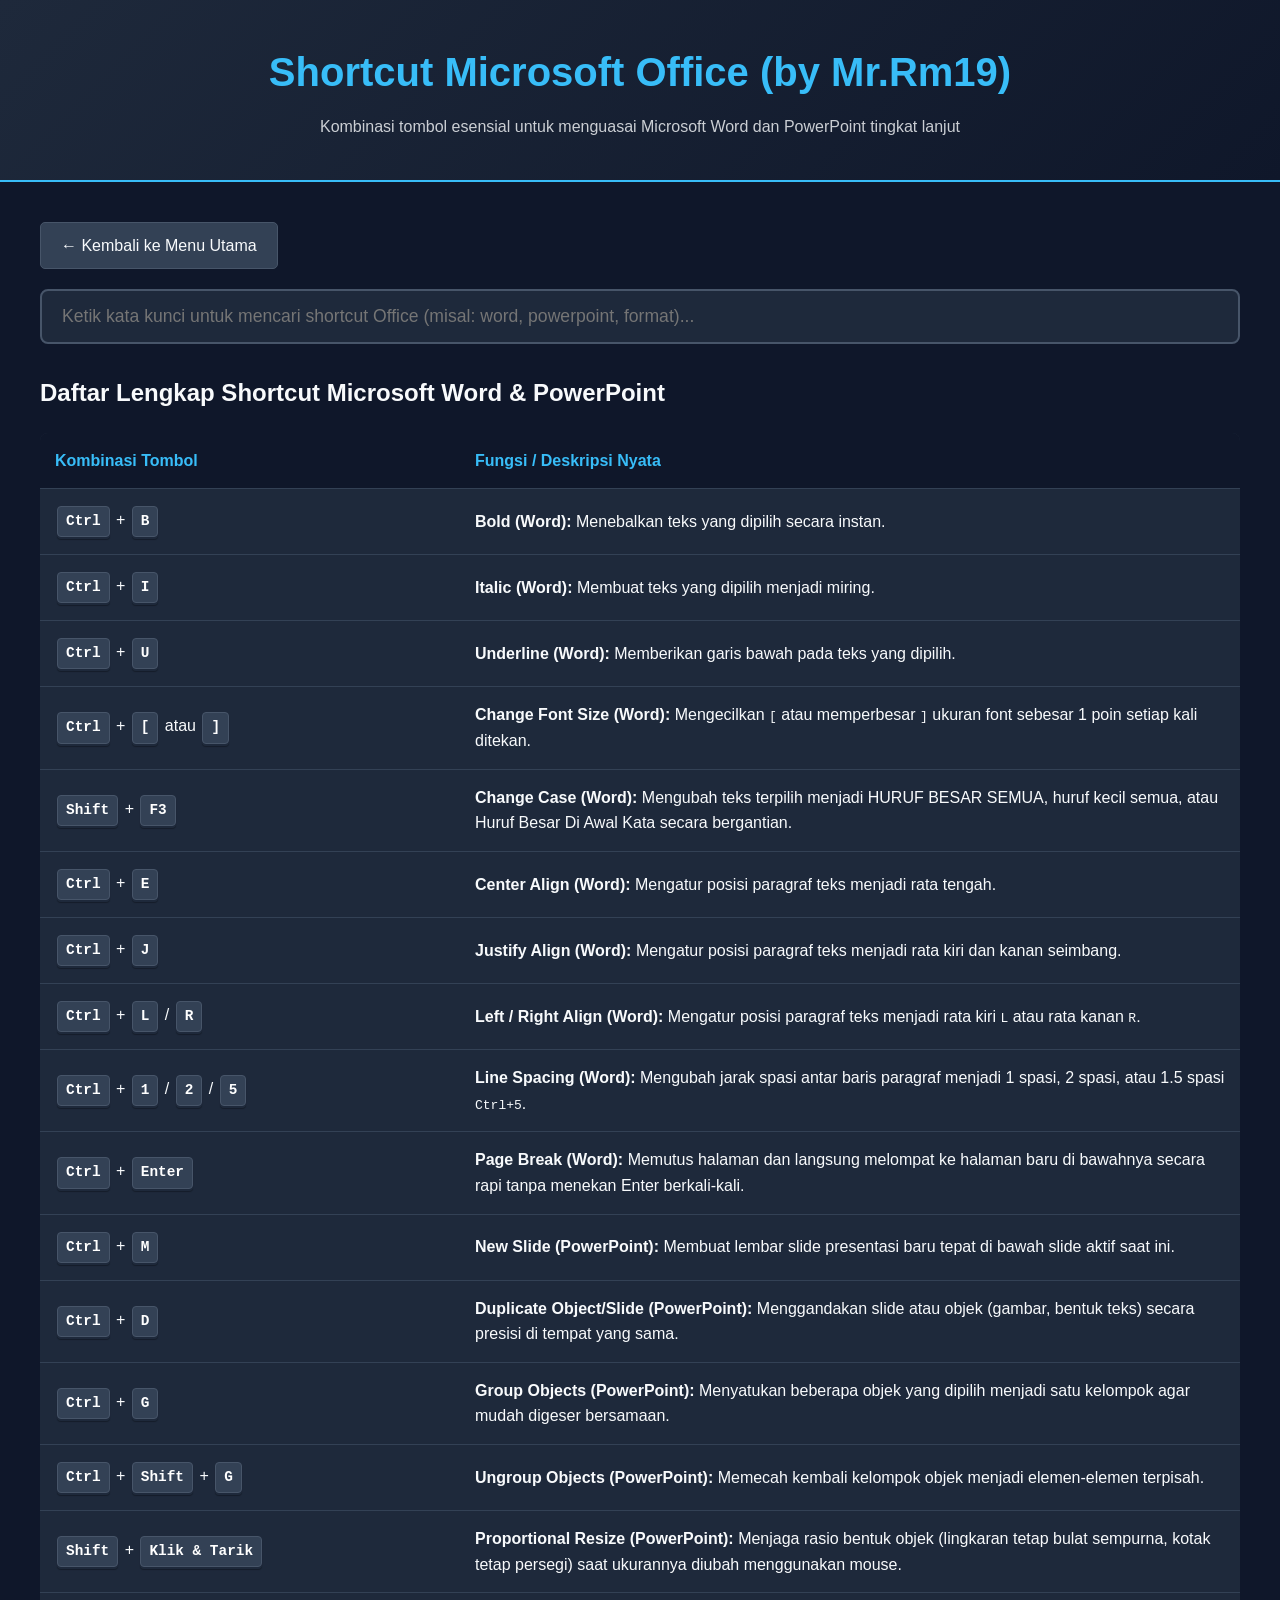
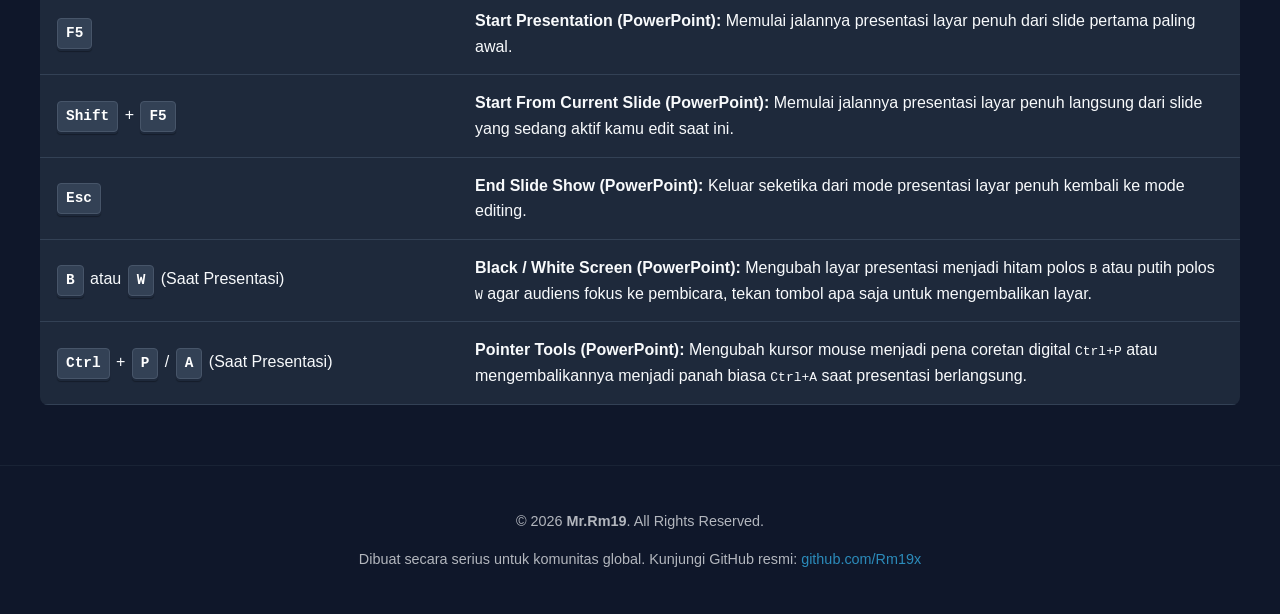
<file: microsoft-office.html>
<!DOCTYPE html>
<html lang="id">
<head>
    <meta charset="UTF-8">
    <meta name="viewport" content="width=device-width, initial-scale=1.0">
    <title>Shortcut Microsoft Office - by Mr.Rm19</title>
    <link rel="stylesheet" href="style.css">
</head>
<body>

    <header>
        <h1>Shortcut Microsoft Office (by Mr.Rm19)</h1>
        <p>Kombinasi tombol esensial untuk menguasai Microsoft Word dan PowerPoint tingkat lanjut</p>
    </header>

    <div class="container">
        <a href="index.html" class="btn-back">&larr; Kembali ke Menu Utama</a>

        <div class="search-container">
            <input type="text" id="shortcutSearch" class="search-input" placeholder="Ketik kata kunci untuk mencari shortcut Office (misal: word, powerpoint, format)...">
        </div>

        <h2>Daftar Lengkap Shortcut Microsoft Word & PowerPoint</h2>
        <table>
            <thead>
                <tr>
                    <th style="width: 35%;">Kombinasi Tombol</th>
                    <th style="width: 65%;">Fungsi / Deskripsi Nyata</th>
                </tr>
            </thead>
            <tbody>
                <tr>
                    <td><kbd>Ctrl</kbd> + <kbd>B</kbd></td>
                    <td><strong>Bold (Word):</strong> Menebalkan teks yang dipilih secara instan.</td>
                </tr>
                <tr>
                    <td><kbd>Ctrl</kbd> + <kbd>I</kbd></td>
                    <td><strong>Italic (Word):</strong> Membuat teks yang dipilih menjadi miring.</td>
                </tr>
                <tr>
                    <td><kbd>Ctrl</kbd> + <kbd>U</kbd></td>
                    <td><strong>Underline (Word):</strong> Memberikan garis bawah pada teks yang dipilih.</td>
                </tr>
                <tr>
                    <td><kbd>Ctrl</kbd> + <kbd>[</kbd> atau <kbd>]</kbd></td>
                    <td><strong>Change Font Size (Word):</strong> Mengecilkan <code>[</code> atau memperbesar <code>]</code> ukuran font sebesar 1 poin setiap kali ditekan.</td>
                </tr>
                <tr>
                    <td><kbd>Shift</kbd> + <kbd>F3</kbd></td>
                    <td><strong>Change Case (Word):</strong> Mengubah teks terpilih menjadi HURUF BESAR SEMUA, huruf kecil semua, atau Huruf Besar Di Awal Kata secara bergantian.</td>
                </tr>

                <tr>
                    <td><kbd>Ctrl</kbd> + <kbd>E</kbd></td>
                    <td><strong>Center Align (Word):</strong> Mengatur posisi paragraf teks menjadi rata tengah.</td>
                </tr>
                <tr>
                    <td><kbd>Ctrl</kbd> + <kbd>J</kbd></td>
                    <td><strong>Justify Align (Word):</strong> Mengatur posisi paragraf teks menjadi rata kiri dan kanan seimbang.</td>
                </tr>
                <tr>
                    <td><kbd>Ctrl</kbd> + <kbd>L</kbd> / <kbd>R</kbd></td>
                    <td><strong>Left / Right Align (Word):</strong> Mengatur posisi paragraf teks menjadi rata kiri <code>L</code> atau rata kanan <code>R</code>.</td>
                </tr>
                <tr>
                    <td><kbd>Ctrl</kbd> + <kbd>1</kbd> / <kbd>2</kbd> / <kbd>5</kbd></td>
                    <td><strong>Line Spacing (Word):</strong> Mengubah jarak spasi antar baris paragraf menjadi 1 spasi, 2 spasi, atau 1.5 spasi <code>Ctrl+5</code>.</td>
                </tr>
                <tr>
                    <td><kbd>Ctrl</kbd> + <kbd>Enter</kbd></td>
                    <td><strong>Page Break (Word):</strong> Memutus halaman dan langsung melompat ke halaman baru di bawahnya secara rapi tanpa menekan Enter berkali-kali.</td>
                </tr>

                <tr>
                    <td><kbd>Ctrl</kbd> + <kbd>M</kbd></td>
                    <td><strong>New Slide (PowerPoint):</strong> Membuat lembar slide presentasi baru tepat di bawah slide aktif saat ini.</td>
                </tr>
                <tr>
                    <td><kbd>Ctrl</kbd> + <kbd>D</kbd></td>
                    <td><strong>Duplicate Object/Slide (PowerPoint):</strong> Menggandakan slide atau objek (gambar, bentuk teks) secara presisi di tempat yang sama.</td>
                </tr>
                <tr>
                    <td><kbd>Ctrl</kbd> + <kbd>G</kbd></td>
                    <td><strong>Group Objects (PowerPoint):</strong> Menyatukan beberapa objek yang dipilih menjadi satu kelompok agar mudah digeser bersamaan.</td>
                </tr>
                <tr>
                    <td><kbd>Ctrl</kbd> + <kbd>Shift</kbd> + <kbd>G</kbd></td>
                    <td><strong>Ungroup Objects (PowerPoint):</strong> Memecah kembali kelompok objek menjadi elemen-elemen terpisah.</td>
                </tr>
                <tr>
                    <td><kbd>Shift</kbd> + <kbd>Klik & Tarik</kbd></td>
                    <td><strong>Proportional Resize (PowerPoint):</strong> Menjaga rasio bentuk objek (lingkaran tetap bulat sempurna, kotak tetap persegi) saat ukurannya diubah menggunakan mouse.</td>
                </tr>

                <tr>
                    <td><kbd>F5</kbd></td>
                    <td><strong>Start Presentation (PowerPoint):</strong> Memulai jalannya presentasi layar penuh dari slide pertama paling awal.</td>
                </tr>
                <tr>
                    <td><kbd>Shift</kbd> + <kbd>F5</kbd></td>
                    <td><strong>Start From Current Slide (PowerPoint):</strong> Memulai jalannya presentasi layar penuh langsung dari slide yang sedang aktif kamu edit saat ini.</td>
                </tr>
                <tr>
                    <td><kbd>Esc</kbd></td>
                    <td><strong>End Slide Show (PowerPoint):</strong> Keluar seketika dari mode presentasi layar penuh kembali ke mode editing.</td>
                </tr>
                <tr>
                    <td><kbd>B</kbd> atau <kbd>W</kbd> (Saat Presentasi)</td>
                    <td><strong>Black / White Screen (PowerPoint):</strong> Mengubah layar presentasi menjadi hitam polos <code>B</code> atau putih polos <code>W</code> agar audiens fokus ke pembicara, tekan tombol apa saja untuk mengembalikan layar.</td>
                </tr>
                <tr>
                    <td><kbd>Ctrl</kbd> + <kbd>P</kbd> / <kbd>A</kbd> (Saat Presentasi)</td>
                    <td><strong>Pointer Tools (PowerPoint):</strong> Mengubah kursor mouse menjadi pena coretan digital <code>Ctrl+P</code> atau mengembalikannya menjadi panah biasa <code>Ctrl+A</code> saat presentasi berlangsung.</td>
                </tr>
            </tbody>
        </table>
    </div>

    <footer>
        <p>&copy; 2026 <strong>Mr.Rm19</strong>. All Rights Reserved.</p>
        <p>Dibuat secara serius untuk komunitas global. Kunjungi GitHub resmi: <a href="https://github.com/Rm19x" target="_blank">github.com/Rm19x</a></p>
    </footer>

    <script src="script.js"></script>
</body>
</html>
</file>
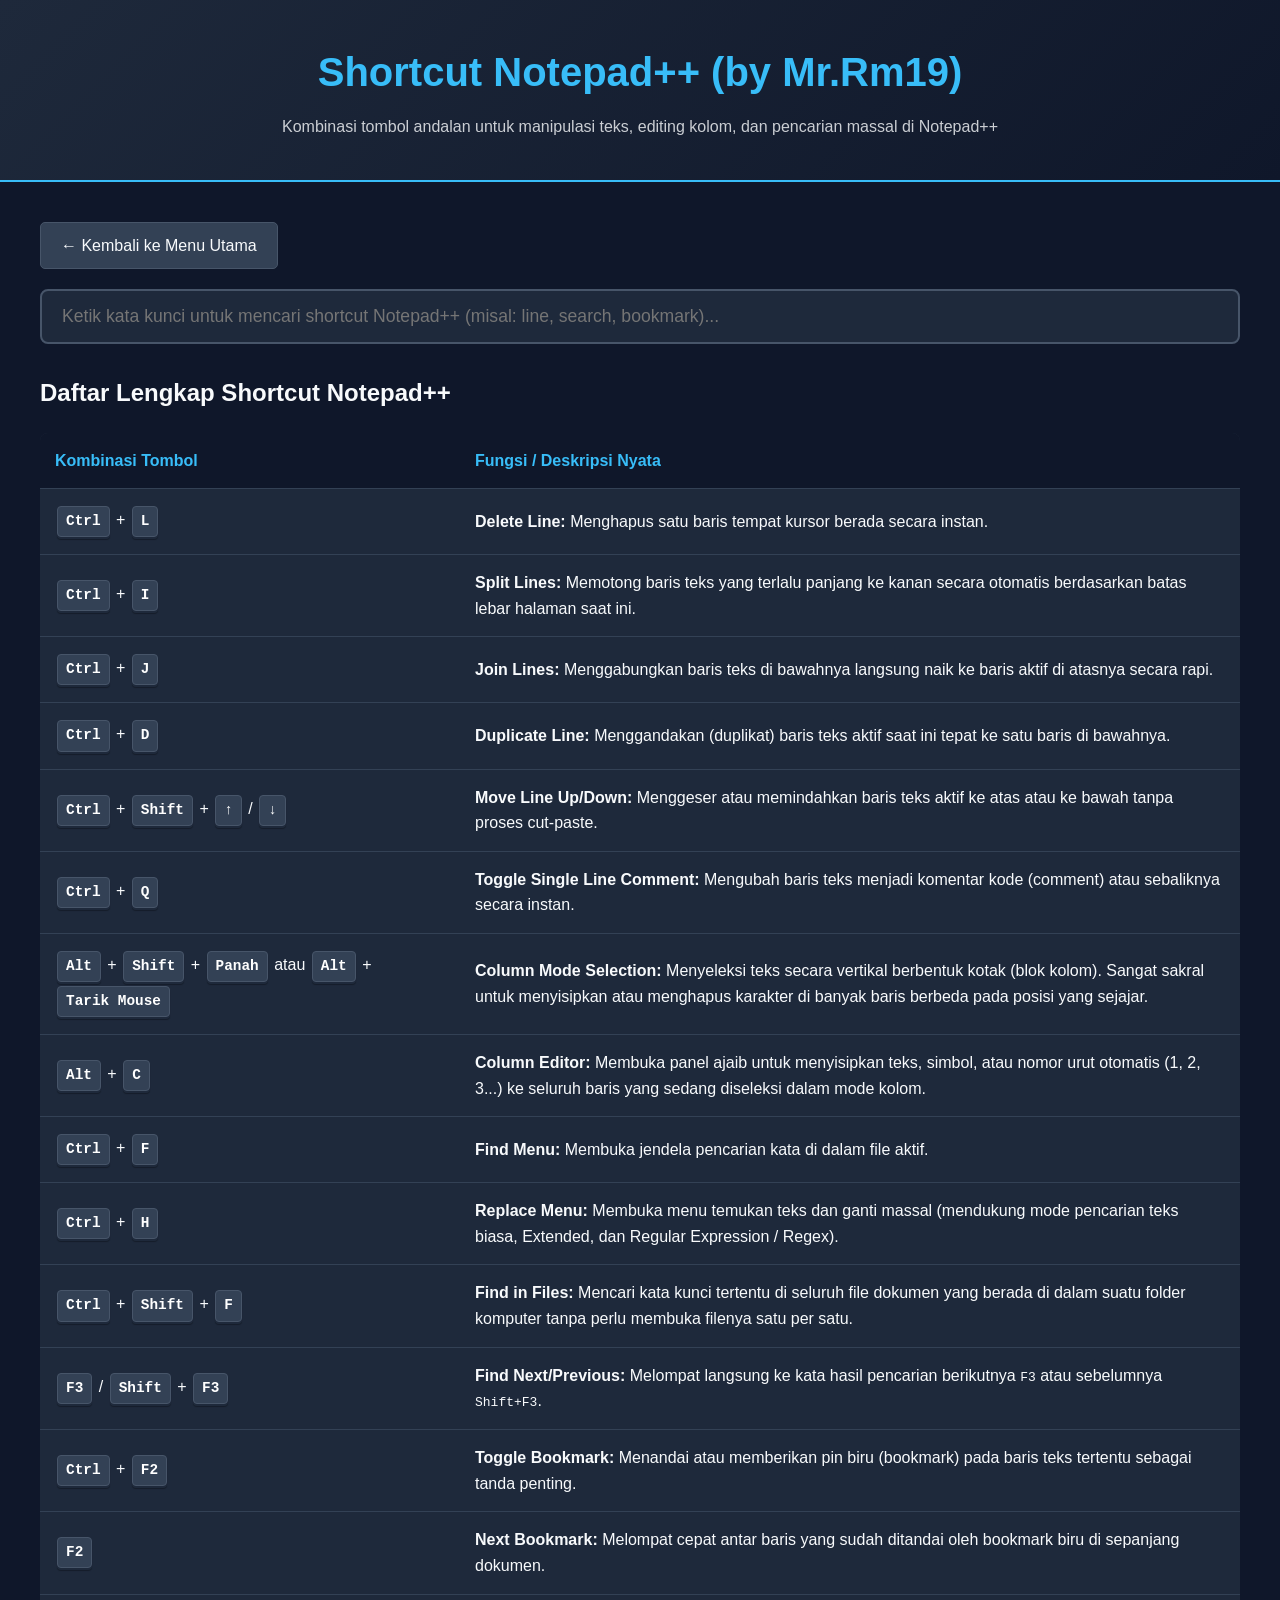
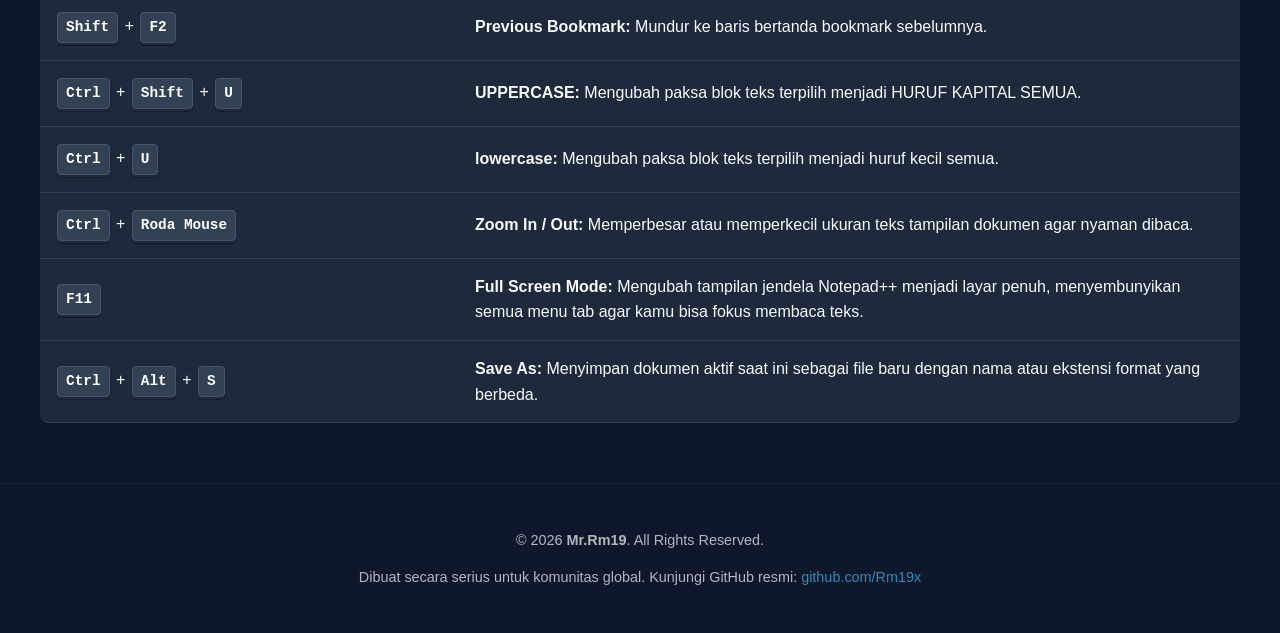
<file: notepad-plus-plus.html>
<!DOCTYPE html>
<html lang="id">
<head>
    <meta charset="UTF-8">
    <meta name="viewport" content="width=device-width, initial-scale=1.0">
    <title>Shortcut Notepad++ - by Mr.Rm19</title>
    <link rel="stylesheet" href="style.css">
</head>
<body>

    <header>
        <h1>Shortcut Notepad++ (by Mr.Rm19)</h1>
        <p>Kombinasi tombol andalan untuk manipulasi teks, editing kolom, dan pencarian massal di Notepad++</p>
    </header>

    <div class="container">
        <a href="index.html" class="btn-back">&larr; Kembali ke Menu Utama</a>

        <div class="search-container">
            <input type="text" id="shortcutSearch" class="search-input" placeholder="Ketik kata kunci untuk mencari shortcut Notepad++ (misal: line, search, bookmark)...">
        </div>

        <h2>Daftar Lengkap Shortcut Notepad++</h2>
        <table>
            <thead>
                <tr>
                    <th style="width: 35%;">Kombinasi Tombol</th>
                    <th style="width: 65%;">Fungsi / Deskripsi Nyata</th>
                </tr>
            </thead>
            <tbody>
                <tr>
                    <td><kbd>Ctrl</kbd> + <kbd>L</kbd></td>
                    <td><strong>Delete Line:</strong> Menghapus satu baris tempat kursor berada secara instan.</td>
                </tr>
                <tr>
                    <td><kbd>Ctrl</kbd> + <kbd>I</kbd></td>
                    <td><strong>Split Lines:</strong> Memotong baris teks yang terlalu panjang ke kanan secara otomatis berdasarkan batas lebar halaman saat ini.</td>
                </tr>
                <tr>
                    <td><kbd>Ctrl</kbd> + <kbd>J</kbd></td>
                    <td><strong>Join Lines:</strong> Menggabungkan baris teks di bawahnya langsung naik ke baris aktif di atasnya secara rapi.</td>
                </tr>
                <tr>
                    <td><kbd>Ctrl</kbd> + <kbd>D</kbd></td>
                    <td><strong>Duplicate Line:</strong> Menggandakan (duplikat) baris teks aktif saat ini tepat ke satu baris di bawahnya.</td>
                </tr>
                <tr>
                    <td><kbd>Ctrl</kbd> + <kbd>Shift</kbd> + <kbd>&uarr;</kbd> / <kbd>&darr;</kbd></td>
                    <td><strong>Move Line Up/Down:</strong> Menggeser atau memindahkan baris teks aktif ke atas atau ke bawah tanpa proses cut-paste.</td>
                </tr>
                <tr>
                    <td><kbd>Ctrl</kbd> + <kbd>Q</kbd></td>
                    <td><strong>Toggle Single Line Comment:</strong> Mengubah baris teks menjadi komentar kode (comment) atau sebaliknya secara instan.</td>
                </tr>

                <tr>
                    <td><kbd>Alt</kbd> + <kbd>Shift</kbd> + <kbd>Panah</kbd> atau <kbd>Alt</kbd> + <kbd>Tarik Mouse</kbd></td>
                    <td><strong>Column Mode Selection:</strong> Menyeleksi teks secara vertikal berbentuk kotak (blok kolom). Sangat sakral untuk menyisipkan atau menghapus karakter di banyak baris berbeda pada posisi yang sejajar.</td>
                </tr>
                <tr>
                    <td><kbd>Alt</kbd> + <kbd>C</kbd></td>
                    <td><strong>Column Editor:</strong> Membuka panel ajaib untuk menyisipkan teks, simbol, atau nomor urut otomatis (1, 2, 3...) ke seluruh baris yang sedang diseleksi dalam mode kolom.</td>
                </tr>

                <tr>
                    <td><kbd>Ctrl</kbd> + <kbd>F</kbd></td>
                    <td><strong>Find Menu:</strong> Membuka jendela pencarian kata di dalam file aktif.</td>
                </tr>
                <tr>
                    <td><kbd>Ctrl</kbd> + <kbd>H</kbd></td>
                    <td><strong>Replace Menu:</strong> Membuka menu temukan teks dan ganti massal (mendukung mode pencarian teks biasa, Extended, dan Regular Expression / Regex).</td>
                </tr>
                <tr>
                    <td><kbd>Ctrl</kbd> + <kbd>Shift</kbd> + <kbd>F</kbd></td>
                    <td><strong>Find in Files:</strong> Mencari kata kunci tertentu di seluruh file dokumen yang berada di dalam suatu folder komputer tanpa perlu membuka filenya satu per satu.</td>
                </tr>
                <tr>
                    <td><kbd>F3</kbd> / <kbd>Shift</kbd> + <kbd>F3</kbd></td>
                    <td><strong>Find Next/Previous:</strong> Melompat langsung ke kata hasil pencarian berikutnya <code>F3</code> atau sebelumnya <code>Shift+F3</code>.</td>
                </tr>

                <tr>
                    <td><kbd>Ctrl</kbd> + <kbd>F2</kbd></td>
                    <td><strong>Toggle Bookmark:</strong> Menandai atau memberikan pin biru (bookmark) pada baris teks tertentu sebagai tanda penting.</td>
                </tr>
                <tr>
                    <td><kbd>F2</kbd></td>
                    <td><strong>Next Bookmark:</strong> Melompat cepat antar baris yang sudah ditandai oleh bookmark biru di sepanjang dokumen.</td>
                </tr>
                <tr>
                    <td><kbd>Shift</kbd> + <kbd>F2</kbd></td>
                    <td><strong>Previous Bookmark:</strong> Mundur ke baris bertanda bookmark sebelumnya.</td>
                </tr>

                <tr>
                    <td><kbd>Ctrl</kbd> + <kbd>Shift</kbd> + <kbd>U</kbd></td>
                    <td><strong>UPPERCASE:</strong> Mengubah paksa blok teks terpilih menjadi HURUF KAPITAL SEMUA.</td>
                </tr>
                <tr>
                    <td><kbd>Ctrl</kbd> + <kbd>U</kbd></td>
                    <td><strong>lowercase:</strong> Mengubah paksa blok teks terpilih menjadi huruf kecil semua.</td>
                </tr>

                <tr>
                    <td><kbd>Ctrl</kbd> + <kbd>Roda Mouse</kbd></td>
                    <td><strong>Zoom In / Out:</strong> Memperbesar atau memperkecil ukuran teks tampilan dokumen agar nyaman dibaca.</td>
                </tr>
                <tr>
                    <td><kbd>F11</kbd></td>
                    <td><strong>Full Screen Mode:</strong> Mengubah tampilan jendela Notepad++ menjadi layar penuh, menyembunyikan semua menu tab agar kamu bisa fokus membaca teks.</td>
                </tr>
                <tr>
                    <td><kbd>Ctrl</kbd> + <kbd>Alt</kbd> + <kbd>S</kbd></td>
                    <td><strong>Save As:</strong> Menyimpan dokumen aktif saat ini sebagai file baru dengan nama atau ekstensi format yang berbeda.</td>
                </tr>
            </tbody>
        </table>
    </div>

    <footer>
        <p>&copy; 2026 <strong>Mr.Rm19</strong>. All Rights Reserved.</p>
        <p>Dibuat secara serius untuk komunitas global. Kunjungi GitHub resmi: <a href="https://github.com/Rm19x" target="_blank">github.com/Rm19x</a></p>
    </footer>

    <script src="script.js"></script>
</body>
</html>
</file>
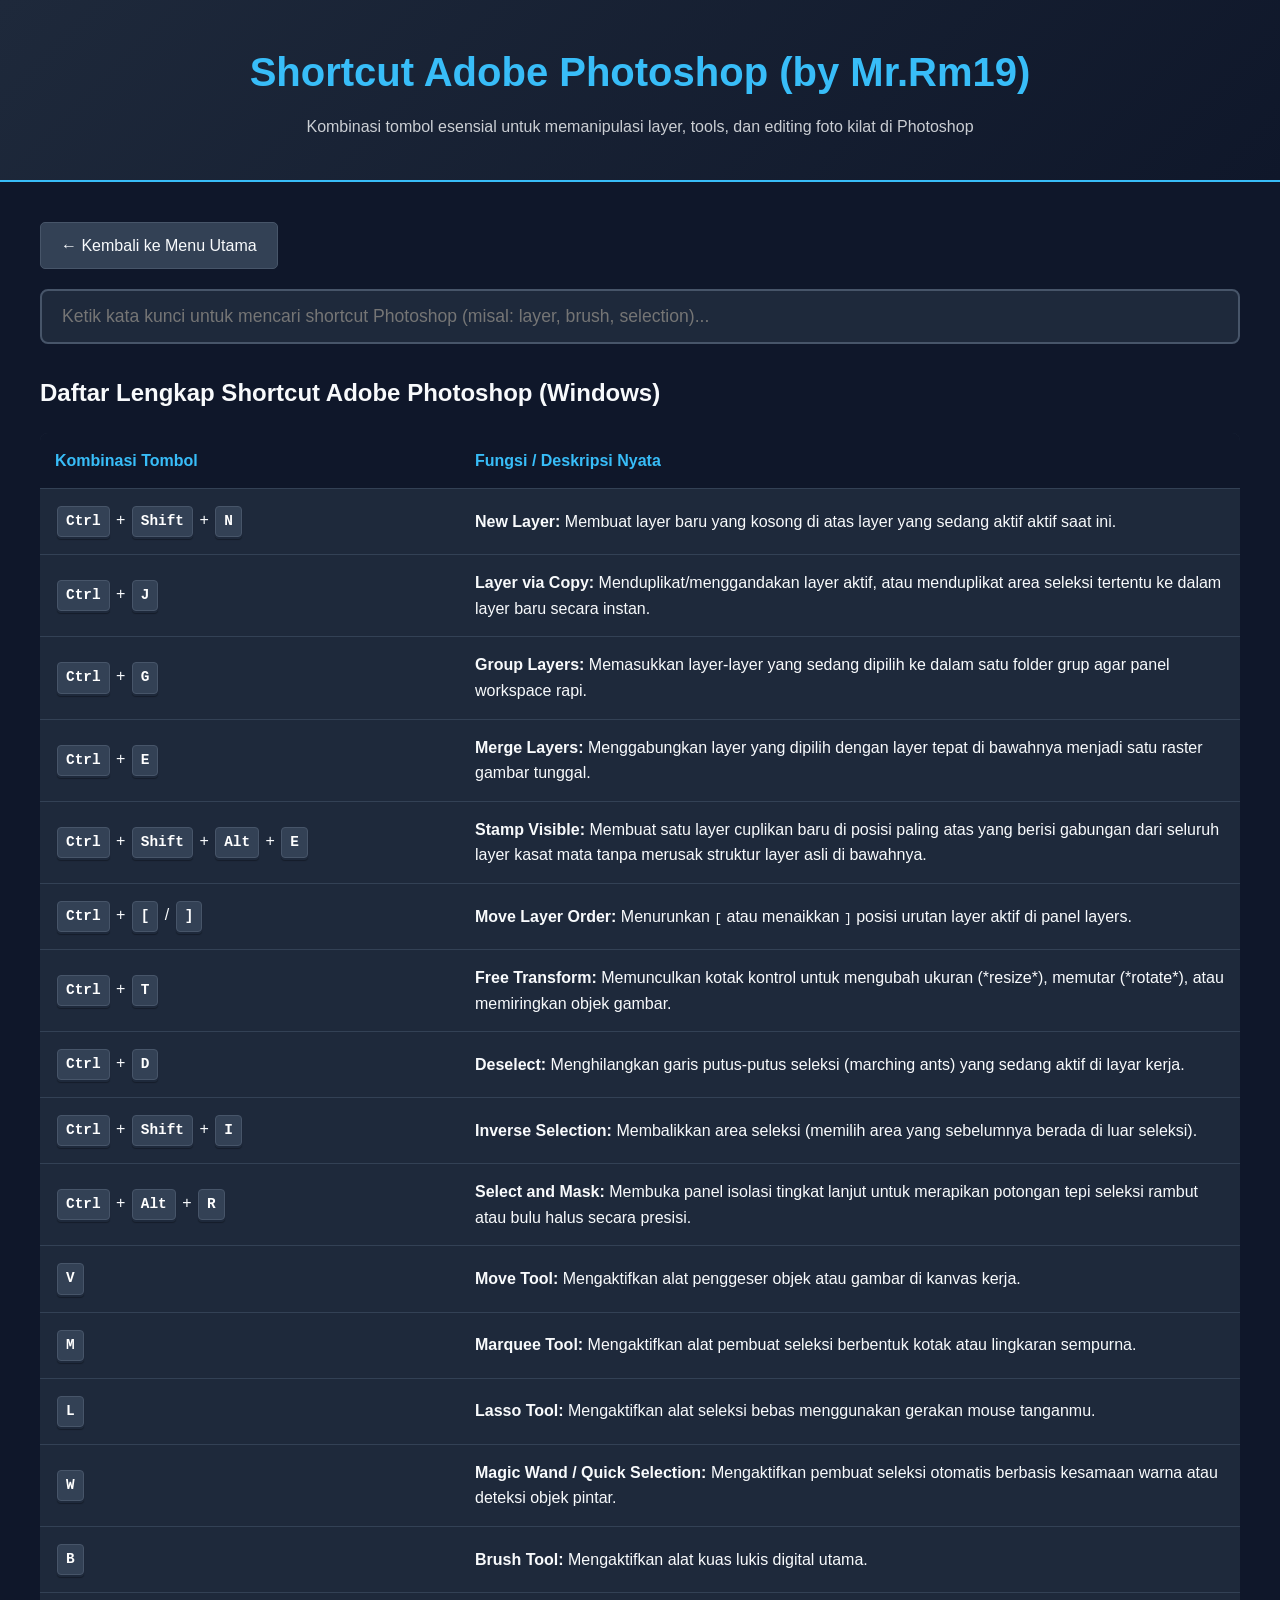
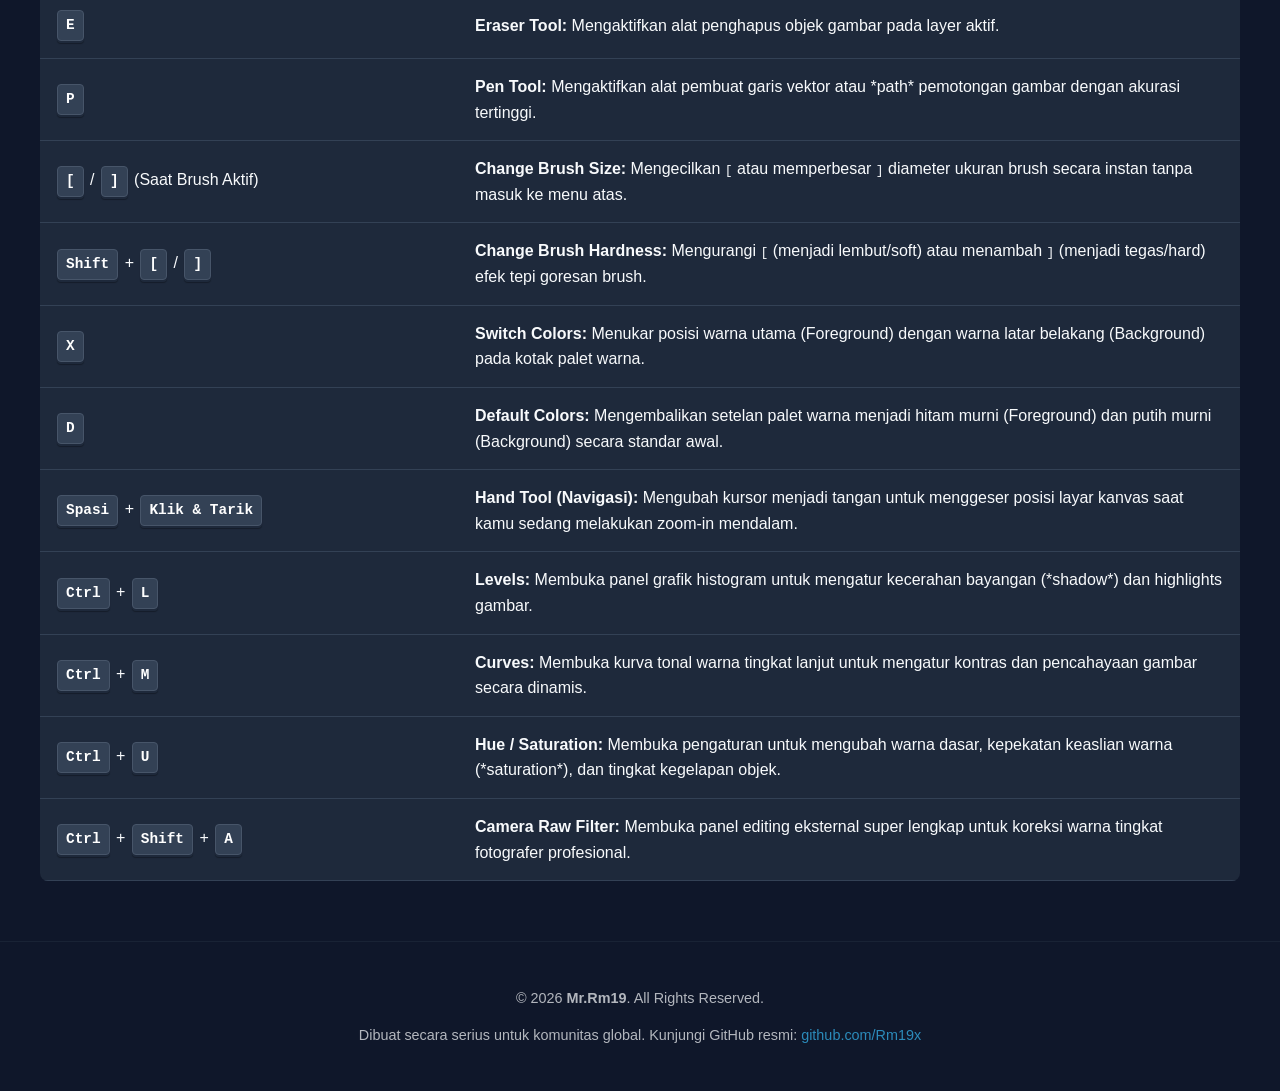
<file: photoshop.html>
<!DOCTYPE html>
<html lang="id">
<head>
    <meta charset="UTF-8">
    <meta name="viewport" content="width=device-width, initial-scale=1.0">
    <title>Shortcut Adobe Photoshop - by Mr.Rm19</title>
    <link rel="stylesheet" href="style.css">
</head>
<body>

    <header>
        <h1>Shortcut Adobe Photoshop (by Mr.Rm19)</h1>
        <p>Kombinasi tombol esensial untuk memanipulasi layer, tools, dan editing foto kilat di Photoshop</p>
    </header>

    <div class="container">
        <a href="index.html" class="btn-back">&larr; Kembali ke Menu Utama</a>

        <div class="search-container">
            <input type="text" id="shortcutSearch" class="search-input" placeholder="Ketik kata kunci untuk mencari shortcut Photoshop (misal: layer, brush, selection)...">
        </div>

        <h2>Daftar Lengkap Shortcut Adobe Photoshop (Windows)</h2>
        <table>
            <thead>
                <tr>
                    <th style="width: 35%;">Kombinasi Tombol</th>
                    <th style="width: 65%;">Fungsi / Deskripsi Nyata</th>
                </tr>
            </thead>
            <tbody>
                <tr>
                    <td><kbd>Ctrl</kbd> + <kbd>Shift</kbd> + <kbd>N</kbd></td>
                    <td><strong>New Layer:</strong> Membuat layer baru yang kosong di atas layer yang sedang aktif aktif saat ini.</td>
                </tr>
                <tr>
                    <td><kbd>Ctrl</kbd> + <kbd>J</kbd></td>
                    <td><strong>Layer via Copy:</strong> Menduplikat/menggandakan layer aktif, atau menduplikat area seleksi tertentu ke dalam layer baru secara instan.</td>
                </tr>
                <tr>
                    <td><kbd>Ctrl</kbd> + <kbd>G</kbd></td>
                    <td><strong>Group Layers:</strong> Memasukkan layer-layer yang sedang dipilih ke dalam satu folder grup agar panel workspace rapi.</td>
                </tr>
                <tr>
                    <td><kbd>Ctrl</kbd> + <kbd>E</kbd></td>
                    <td><strong>Merge Layers:</strong> Menggabungkan layer yang dipilih dengan layer tepat di bawahnya menjadi satu raster gambar tunggal.</td>
                </tr>
                <tr>
                    <td><kbd>Ctrl</kbd> + <kbd>Shift</kbd> + <kbd>Alt</kbd> + <kbd>E</kbd></td>
                    <td><strong>Stamp Visible:</strong> Membuat satu layer cuplikan baru di posisi paling atas yang berisi gabungan dari seluruh layer kasat mata tanpa merusak struktur layer asli di bawahnya.</td>
                </tr>
                <tr>
                    <td><kbd>Ctrl</kbd> + <kbd>[</kbd> / <kbd>]</kbd></td>
                    <td><strong>Move Layer Order:</strong> Menurunkan <code>[</code> atau menaikkan <code>]</code> posisi urutan layer aktif di panel layers.</td>
                </tr>

                <tr>
                    <td><kbd>Ctrl</kbd> + <kbd>T</kbd></td>
                    <td><strong>Free Transform:</strong> Memunculkan kotak kontrol untuk mengubah ukuran (*resize*), memutar (*rotate*), atau memiringkan objek gambar.</td>
                </tr>
                <tr>
                    <td><kbd>Ctrl</kbd> + <kbd>D</kbd></td>
                    <td><strong>Deselect:</strong> Menghilangkan garis putus-putus seleksi (marching ants) yang sedang aktif di layar kerja.</td>
                </tr>
                <tr>
                    <td><kbd>Ctrl</kbd> + <kbd>Shift</kbd> + <kbd>I</kbd></td>
                    <td><strong>Inverse Selection:</strong> Membalikkan area seleksi (memilih area yang sebelumnya berada di luar seleksi).</td>
                </tr>
                <tr>
                    <td><kbd>Ctrl</kbd> + <kbd>Alt</kbd> + <kbd>R</kbd></td>
                    <td><strong>Select and Mask:</strong> Membuka panel isolasi tingkat lanjut untuk merapikan potongan tepi seleksi rambut atau bulu halus secara presisi.</td>
                </tr>

                <tr>
                    <td><kbd>V</kbd></td>
                    <td><strong>Move Tool:</strong> Mengaktifkan alat penggeser objek atau gambar di kanvas kerja.</td>
                </tr>
                <tr>
                    <td><kbd>M</kbd></td>
                    <td><strong>Marquee Tool:</strong> Mengaktifkan alat pembuat seleksi berbentuk kotak atau lingkaran sempurna.</td>
                </tr>
                <tr>
                    <td><kbd>L</kbd></td>
                    <td><strong>Lasso Tool:</strong> Mengaktifkan alat seleksi bebas menggunakan gerakan mouse tanganmu.</td>
                </tr>
                <tr>
                    <td><kbd>W</kbd></td>
                    <td><strong>Magic Wand / Quick Selection:</strong> Mengaktifkan pembuat seleksi otomatis berbasis kesamaan warna atau deteksi objek pintar.</td>
                </tr>
                <tr>
                    <td><kbd>B</kbd></td>
                    <td><strong>Brush Tool:</strong> Mengaktifkan alat kuas lukis digital utama.</td>
                </tr>
                <tr>
                    <td><kbd>E</kbd></td>
                    <td><strong>Eraser Tool:</strong> Mengaktifkan alat penghapus objek gambar pada layer aktif.</td>
                </tr>
                <tr>
                    <td><kbd>P</kbd></td>
                    <td><strong>Pen Tool:</strong> Mengaktifkan alat pembuat garis vektor atau *path* pemotongan gambar dengan akurasi tertinggi.</td>
                </tr>

                <tr>
                    <td><kbd>[</kbd> / <kbd>]</kbd> (Saat Brush Aktif)</td>
                    <td><strong>Change Brush Size:</strong> Mengecilkan <code>[</code> atau memperbesar <code>]</code> diameter ukuran brush secara instan tanpa masuk ke menu atas.</td>
                </tr>
                <tr>
                    <td><kbd>Shift</kbd> + <kbd>[</kbd> / <kbd>]</kbd></td>
                    <td><strong>Change Brush Hardness:</strong> Mengurangi <code>[</code> (menjadi lembut/soft) atau menambah <code>]</code> (menjadi tegas/hard) efek tepi goresan brush.</td>
                </tr>
                <tr>
                    <td><kbd>X</kbd></td>
                    <td><strong>Switch Colors:</strong> Menukar posisi warna utama (Foreground) dengan warna latar belakang (Background) pada kotak palet warna.</td>
                </tr>
                <tr>
                    <td><kbd>D</kbd></td>
                    <td><strong>Default Colors:</strong> Mengembalikan setelan palet warna menjadi hitam murni (Foreground) dan putih murni (Background) secara standar awal.</td>
                </tr>
                <tr>
                    <td><kbd>Spasi</kbd> + <kbd>Klik & Tarik</kbd></td>
                    <td><strong>Hand Tool (Navigasi):</strong> Mengubah kursor menjadi tangan untuk menggeser posisi layar kanvas saat kamu sedang melakukan zoom-in mendalam.</td>
                </tr>

                <tr>
                    <td><kbd>Ctrl</kbd> + <kbd>L</kbd></td>
                    <td><strong>Levels:</strong> Membuka panel grafik histogram untuk mengatur kecerahan bayangan (*shadow*) dan highlights gambar.</td>
                </tr>
                <tr>
                    <td><kbd>Ctrl</kbd> + <kbd>M</kbd></td>
                    <td><strong>Curves:</strong> Membuka kurva tonal warna tingkat lanjut untuk mengatur kontras dan pencahayaan gambar secara dinamis.</td>
                </tr>
                <tr>
                    <td><kbd>Ctrl</kbd> + <kbd>U</kbd></td>
                    <td><strong>Hue / Saturation:</strong> Membuka pengaturan untuk mengubah warna dasar, kepekatan keaslian warna (*saturation*), dan tingkat kegelapan objek.</td>
                </tr>
                <tr>
                    <td><kbd>Ctrl</kbd> + <kbd>Shift</kbd> + <kbd>A</kbd></td>
                    <td><strong>Camera Raw Filter:</strong> Membuka panel editing eksternal super lengkap untuk koreksi warna tingkat fotografer profesional.</td>
                </tr>
            </tbody>
        </table>
    </div>

    <footer>
        <p>&copy; 2026 <strong>Mr.Rm19</strong>. All Rights Reserved.</p>
        <p>Dibuat secara serius untuk komunitas global. Kunjungi GitHub resmi: <a href="https://github.com/Rm19x" target="_blank">github.com/Rm19x</a></p>
    </footer>

    <script src="script.js"></script>
</body>
</html>
</file>
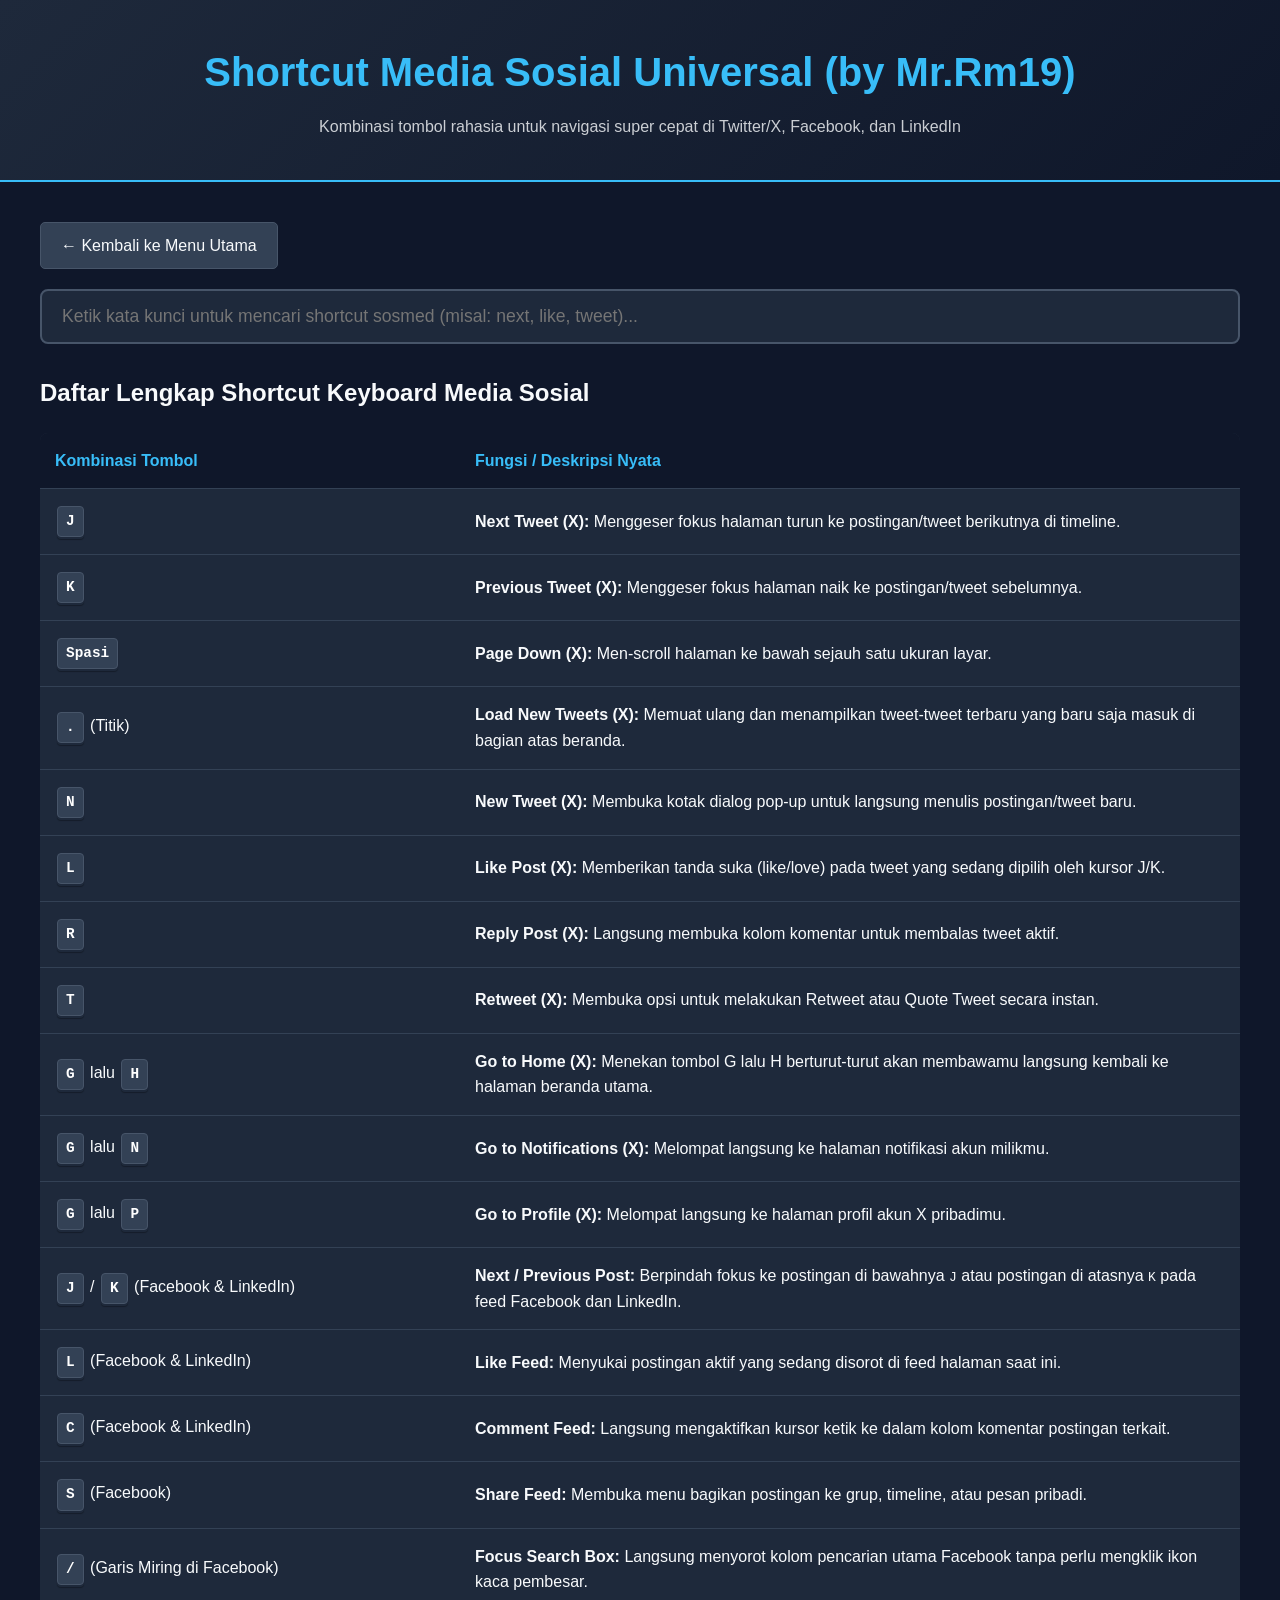
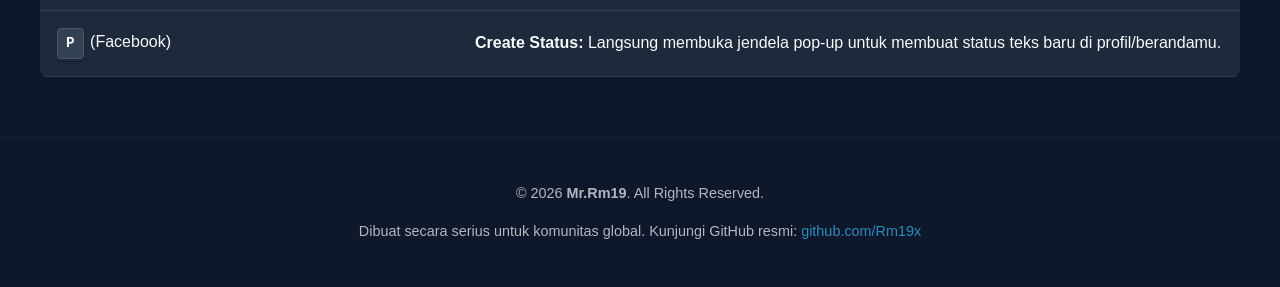
<file: social-media.html>
<!DOCTYPE html>
<html lang="id">
<head>
    <meta charset="UTF-8">
    <meta name="viewport" content="width=device-width, initial-scale=1.0">
    <title>Shortcut Media Sosial - by Mr.Rm19</title>
    <link rel="stylesheet" href="style.css">
</head>
<body>

    <header>
        <h1>Shortcut Media Sosial Universal (by Mr.Rm19)</h1>
        <p>Kombinasi tombol rahasia untuk navigasi super cepat di Twitter/X, Facebook, dan LinkedIn</p>
    </header>

    <div class="container">
        <a href="index.html" class="btn-back">&larr; Kembali ke Menu Utama</a>

        <div class="search-container">
            <input type="text" id="shortcutSearch" class="search-input" placeholder="Ketik kata kunci untuk mencari shortcut sosmed (misal: next, like, tweet)...">
        </div>

        <h2>Daftar Lengkap Shortcut Keyboard Media Sosial</h2>
        <table>
            <thead>
                <tr>
                    <th style="width: 35%;">Kombinasi Tombol</th>
                    <th style="width: 65%;">Fungsi / Deskripsi Nyata</th>
                </tr>
            </thead>
            <tbody>
                <tr>
                    <td><kbd>J</kbd></td>
                    <td><strong>Next Tweet (X):</strong> Menggeser fokus halaman turun ke postingan/tweet berikutnya di timeline.</td>
                </tr>
                <tr>
                    <td><kbd>K</kbd></td>
                    <td><strong>Previous Tweet (X):</strong> Menggeser fokus halaman naik ke postingan/tweet sebelumnya.</td>
                </tr>
                <tr>
                    <td><kbd>Spasi</kbd></td>
                    <td><strong>Page Down (X):</strong> Men-scroll halaman ke bawah sejauh satu ukuran layar.</td>
                </tr>
                <tr>
                    <td><kbd>.</kbd> (Titik)</td>
                    <td><strong>Load New Tweets (X):</strong> Memuat ulang dan menampilkan tweet-tweet terbaru yang baru saja masuk di bagian atas beranda.</td>
                </tr>

                <tr>
                    <td><kbd>N</kbd></td>
                    <td><strong>New Tweet (X):</strong> Membuka kotak dialog pop-up untuk langsung menulis postingan/tweet baru.</td>
                </tr>
                <tr>
                    <td><kbd>L</kbd></td>
                    <td><strong>Like Post (X):</strong> Memberikan tanda suka (like/love) pada tweet yang sedang dipilih oleh kursor J/K.</td>
                </tr>
                <tr>
                    <td><kbd>R</kbd></td>
                    <td><strong>Reply Post (X):</strong> Langsung membuka kolom komentar untuk membalas tweet aktif.</td>
                </tr>
                <tr>
                    <td><kbd>T</kbd></td>
                    <td><strong>Retweet (X):</strong> Membuka opsi untuk melakukan Retweet atau Quote Tweet secara instan.</td>
                </tr>

                <tr>
                    <td><kbd>G</kbd> lalu <kbd>H</kbd></td>
                    <td><strong>Go to Home (X):</strong> Menekan tombol G lalu H berturut-turut akan membawamu langsung kembali ke halaman beranda utama.</td>
                </tr>
                <tr>
                    <td><kbd>G</kbd> lalu <kbd>N</kbd></td>
                    <td><strong>Go to Notifications (X):</strong> Melompat langsung ke halaman notifikasi akun milikmu.</td>
                </tr>
                <tr>
                    <td><kbd>G</kbd> lalu <kbd>P</kbd></td>
                    <td><strong>Go to Profile (X):</strong> Melompat langsung ke halaman profil akun X pribadimu.</td>
                </tr>

                <tr>
                    <td><kbd>J</kbd> / <kbd>K</kbd> (Facebook & LinkedIn)</td>
                    <td><strong>Next / Previous Post:</strong> Berpindah fokus ke postingan di bawahnya <code>J</code> atau postingan di atasnya <code>K</code> pada feed Facebook dan LinkedIn.</td>
                </tr>
                <tr>
                    <td><kbd>L</kbd> (Facebook & LinkedIn)</td>
                    <td><strong>Like Feed:</strong> Menyukai postingan aktif yang sedang disorot di feed halaman saat ini.</td>
                </tr>
                <tr>
                    <td><kbd>C</kbd> (Facebook & LinkedIn)</td>
                    <td><strong>Comment Feed:</strong> Langsung mengaktifkan kursor ketik ke dalam kolom komentar postingan terkait.</td>
                </tr>
                <tr>
                    <td><kbd>S</kbd> (Facebook)</td>
                    <td><strong>Share Feed:</strong> Membuka menu bagikan postingan ke grup, timeline, atau pesan pribadi.</td>
                </tr>
                <tr>
                    <td><kbd>/</kbd> (Garis Miring di Facebook)</td>
                    <td><strong>Focus Search Box:</strong> Langsung menyorot kolom pencarian utama Facebook tanpa perlu mengklik ikon kaca pembesar.</td>
                </tr>
                <tr>
                    <td><kbd>P</kbd> (Facebook)</td>
                    <td><strong>Create Status:</strong> Langsung membuka jendela pop-up untuk membuat status teks baru di profil/berandamu.</td>
                </tr>
            </tbody>
        </table>
    </div>

    <footer>
        <p>&copy; 2026 <strong>Mr.Rm19</strong>. All Rights Reserved.</p>
        <p>Dibuat secara serius untuk komunitas global. Kunjungi GitHub resmi: <a href="https://github.com/Rm19x" target="_blank">github.com/Rm19x</a></p>
    </footer>

    <script src="script.js"></script>
</body>
</html>
</file>
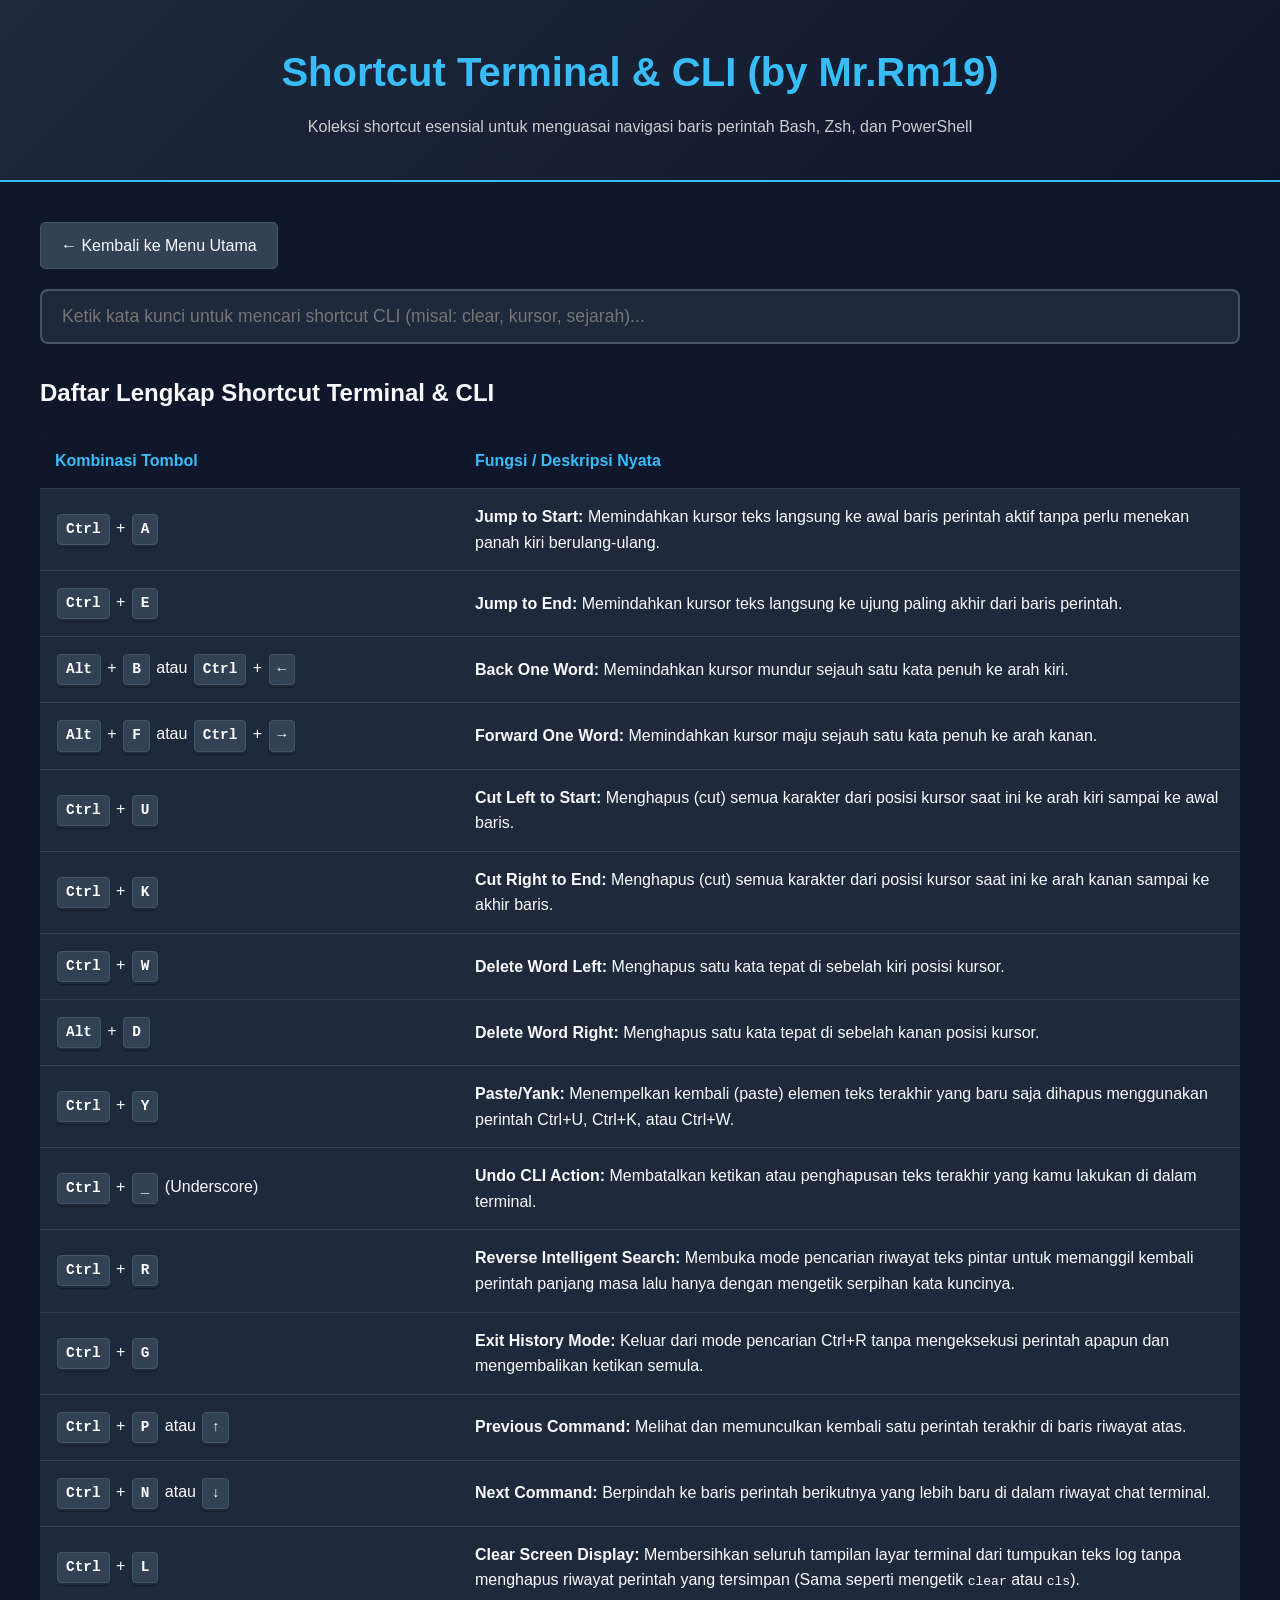
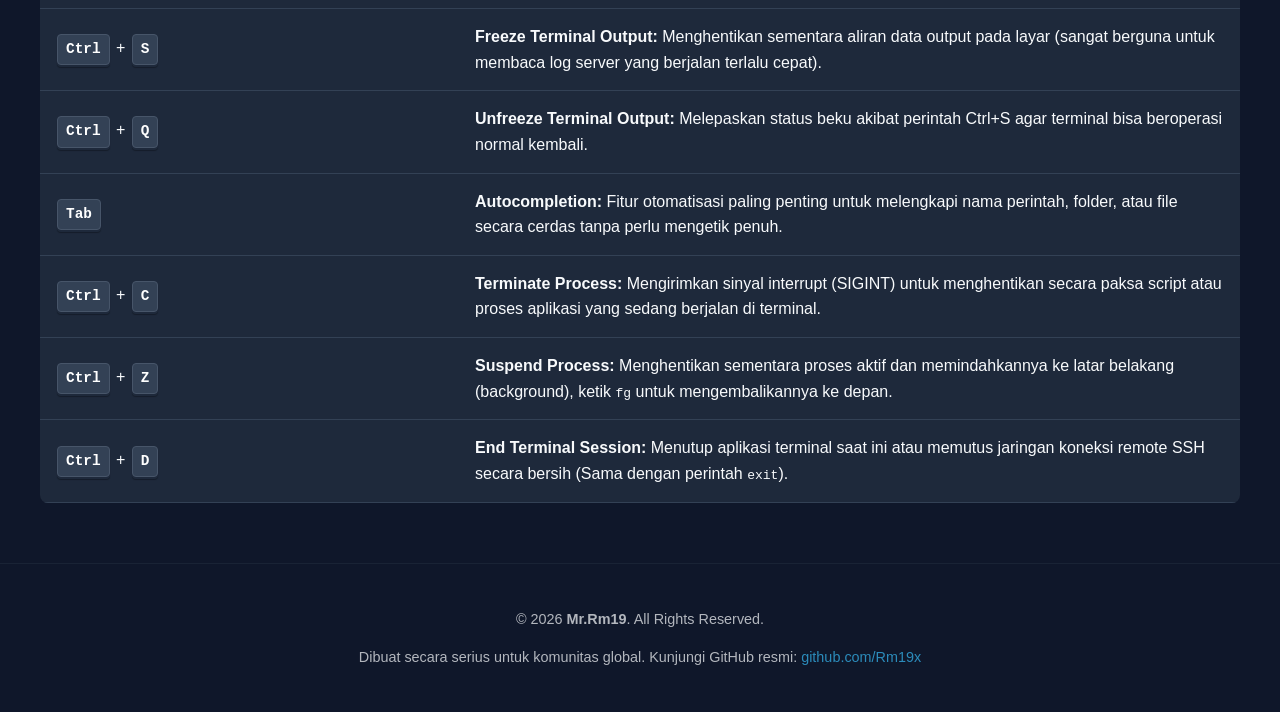
<file: terminal-cli.html>
<!DOCTYPE html>
<html lang="id">
<head>
    <meta charset="UTF-8">
    <meta name="viewport" content="width=device-width, initial-scale=1.0">
    <title>Shortcut Terminal & CLI - by Mr.Rm19</title>
    <link rel="stylesheet" href="style.css">
</head>
<body>

    <header>
        <h1>Shortcut Terminal & CLI (by Mr.Rm19)</h1>
        <p>Koleksi shortcut esensial untuk menguasai navigasi baris perintah Bash, Zsh, dan PowerShell</p>
    </header>

    <div class="container">
        <a href="index.html" class="btn-back">&larr; Kembali ke Menu Utama</a>

        <div class="search-container">
            <input type="text" id="shortcutSearch" class="search-input" placeholder="Ketik kata kunci untuk mencari shortcut CLI (misal: clear, kursor, sejarah)...">
        </div>

        <h2>Daftar Lengkap Shortcut Terminal & CLI</h2>
        <table>
            <thead>
                <tr>
                    <th style="width: 35%;">Kombinasi Tombol</th>
                    <th style="width: 65%;">Fungsi / Deskripsi Nyata</th>
                </tr>
            </thead>
            <tbody>
                <tr>
                    <td><kbd>Ctrl</kbd> + <kbd>A</kbd></td>
                    <td><strong>Jump to Start:</strong> Memindahkan kursor teks langsung ke awal baris perintah aktif tanpa perlu menekan panah kiri berulang-ulang.</td>
                </tr>
                <tr>
                    <td><kbd>Ctrl</kbd> + <kbd>E</kbd></td>
                    <td><strong>Jump to End:</strong> Memindahkan kursor teks langsung ke ujung paling akhir dari baris perintah.</td>
                </tr>
                <tr>
                    <td><kbd>Alt</kbd> + <kbd>B</kbd> atau <kbd>Ctrl</kbd> + <kbd>&larr;</kbd></td>
                    <td><strong>Back One Word:</strong> Memindahkan kursor mundur sejauh satu kata penuh ke arah kiri.</td>
                </tr>
                <tr>
                    <td><kbd>Alt</kbd> + <kbd>F</kbd> atau <kbd>Ctrl</kbd> + <kbd>&rarr;</kbd></td>
                    <td><strong>Forward One Word:</strong> Memindahkan kursor maju sejauh satu kata penuh ke arah kanan.</td>
                </tr>

                <tr>
                    <td><kbd>Ctrl</kbd> + <kbd>U</kbd></td>
                    <td><strong>Cut Left to Start:</strong> Menghapus (cut) semua karakter dari posisi kursor saat ini ke arah kiri sampai ke awal baris.</td>
                </tr>
                <tr>
                    <td><kbd>Ctrl</kbd> + <kbd>K</kbd></td>
                    <td><strong>Cut Right to End:</strong> Menghapus (cut) semua karakter dari posisi kursor saat ini ke arah kanan sampai ke akhir baris.</td>
                </tr>
                <tr>
                    <td><kbd>Ctrl</kbd> + <kbd>W</kbd></td>
                    <td><strong>Delete Word Left:</strong> Menghapus satu kata tepat di sebelah kiri posisi kursor.</td>
                </tr>
                <tr>
                    <td><kbd>Alt</kbd> + <kbd>D</kbd></td>
                    <td><strong>Delete Word Right:</strong> Menghapus satu kata tepat di sebelah kanan posisi kursor.</td>
                </tr>
                <tr>
                    <td><kbd>Ctrl</kbd> + <kbd>Y</kbd></td>
                    <td><strong>Paste/Yank:</strong> Menempelkan kembali (paste) elemen teks terakhir yang baru saja dihapus menggunakan perintah Ctrl+U, Ctrl+K, atau Ctrl+W.</td>
                </tr>
                <tr>
                    <td><kbd>Ctrl</kbd> + <kbd>_</kbd> (Underscore)</td>
                    <td><strong>Undo CLI Action:</strong> Membatalkan ketikan atau penghapusan teks terakhir yang kamu lakukan di dalam terminal.</td>
                </tr>

                <tr>
                    <td><kbd>Ctrl</kbd> + <kbd>R</kbd></td>
                    <td><strong>Reverse Intelligent Search:</strong> Membuka mode pencarian riwayat teks pintar untuk memanggil kembali perintah panjang masa lalu hanya dengan mengetik serpihan kata kuncinya.</td>
                </tr>
                <tr>
                    <td><kbd>Ctrl</kbd> + <kbd>G</kbd></td>
                    <td><strong>Exit History Mode:</strong> Keluar dari mode pencarian Ctrl+R tanpa mengeksekusi perintah apapun dan mengembalikan ketikan semula.</td>
                </tr>
                <tr>
                    <td><kbd>Ctrl</kbd> + <kbd>P</kbd> atau <kbd>&uarr;</kbd></td>
                    <td><strong>Previous Command:</strong> Melihat dan memunculkan kembali satu perintah terakhir di baris riwayat atas.</td>
                </tr>
                <tr>
                    <td><kbd>Ctrl</kbd> + <kbd>N</kbd> atau <kbd>&darr;</kbd></td>
                    <td><strong>Next Command:</strong> Berpindah ke baris perintah berikutnya yang lebih baru di dalam riwayat chat terminal.</td>
                </tr>

                <tr>
                    <td><kbd>Ctrl</kbd> + <kbd>L</kbd></td>
                    <td><strong>Clear Screen Display:</strong> Membersihkan seluruh tampilan layar terminal dari tumpukan teks log tanpa menghapus riwayat perintah yang tersimpan (Sama seperti mengetik <code>clear</code> atau <code>cls</code>).</td>
                </tr>
                <tr>
                    <td><kbd>Ctrl</kbd> + <kbd>S</kbd></td>
                    <td><strong>Freeze Terminal Output:</strong> Menghentikan sementara aliran data output pada layar (sangat berguna untuk membaca log server yang berjalan terlalu cepat).</td>
                </tr>
                <tr>
                    <td><kbd>Ctrl</kbd> + <kbd>Q</kbd></td>
                    <td><strong>Unfreeze Terminal Output:</strong> Melepaskan status beku akibat perintah Ctrl+S agar terminal bisa beroperasi normal kembali.</td>
                </tr>
                <tr>
                    <td><kbd>Tab</kbd></td>
                    <td><strong>Autocompletion:</strong> Fitur otomatisasi paling penting untuk melengkapi nama perintah, folder, atau file secara cerdas tanpa perlu mengetik penuh.</td>
                </tr>

                <tr>
                    <td><kbd>Ctrl</kbd> + <kbd>C</kbd></td>
                    <td><strong>Terminate Process:</strong> Mengirimkan sinyal interrupt (SIGINT) untuk menghentikan secara paksa script atau proses aplikasi yang sedang berjalan di terminal.</td>
                </tr>
                <tr>
                    <td><kbd>Ctrl</kbd> + <kbd>Z</kbd></td>
                    <td><strong>Suspend Process:</strong> Menghentikan sementara proses aktif dan memindahkannya ke latar belakang (background), ketik <code>fg</code> untuk mengembalikannya ke depan.</td>
                </tr>
                <tr>
                    <td><kbd>Ctrl</kbd> + <kbd>D</kbd></td>
                    <td><strong>End Terminal Session:</strong> Menutup aplikasi terminal saat ini atau memutus jaringan koneksi remote SSH secara bersih (Sama dengan perintah <code>exit</code>).</td>
                </tr>
            </tbody>
        </table>
    </div>

    <footer>
        <p>&copy; 2026 <strong>Mr.Rm19</strong>. All Rights Reserved.</p>
        <p>Dibuat secara serius untuk komunitas global. Kunjungi GitHub resmi: <a href="https://github.com/Rm19x" target="_blank">github.com/Rm19x</a></p>
    </footer>

    <script src="script.js"></script>
</body>
</html>
</file>
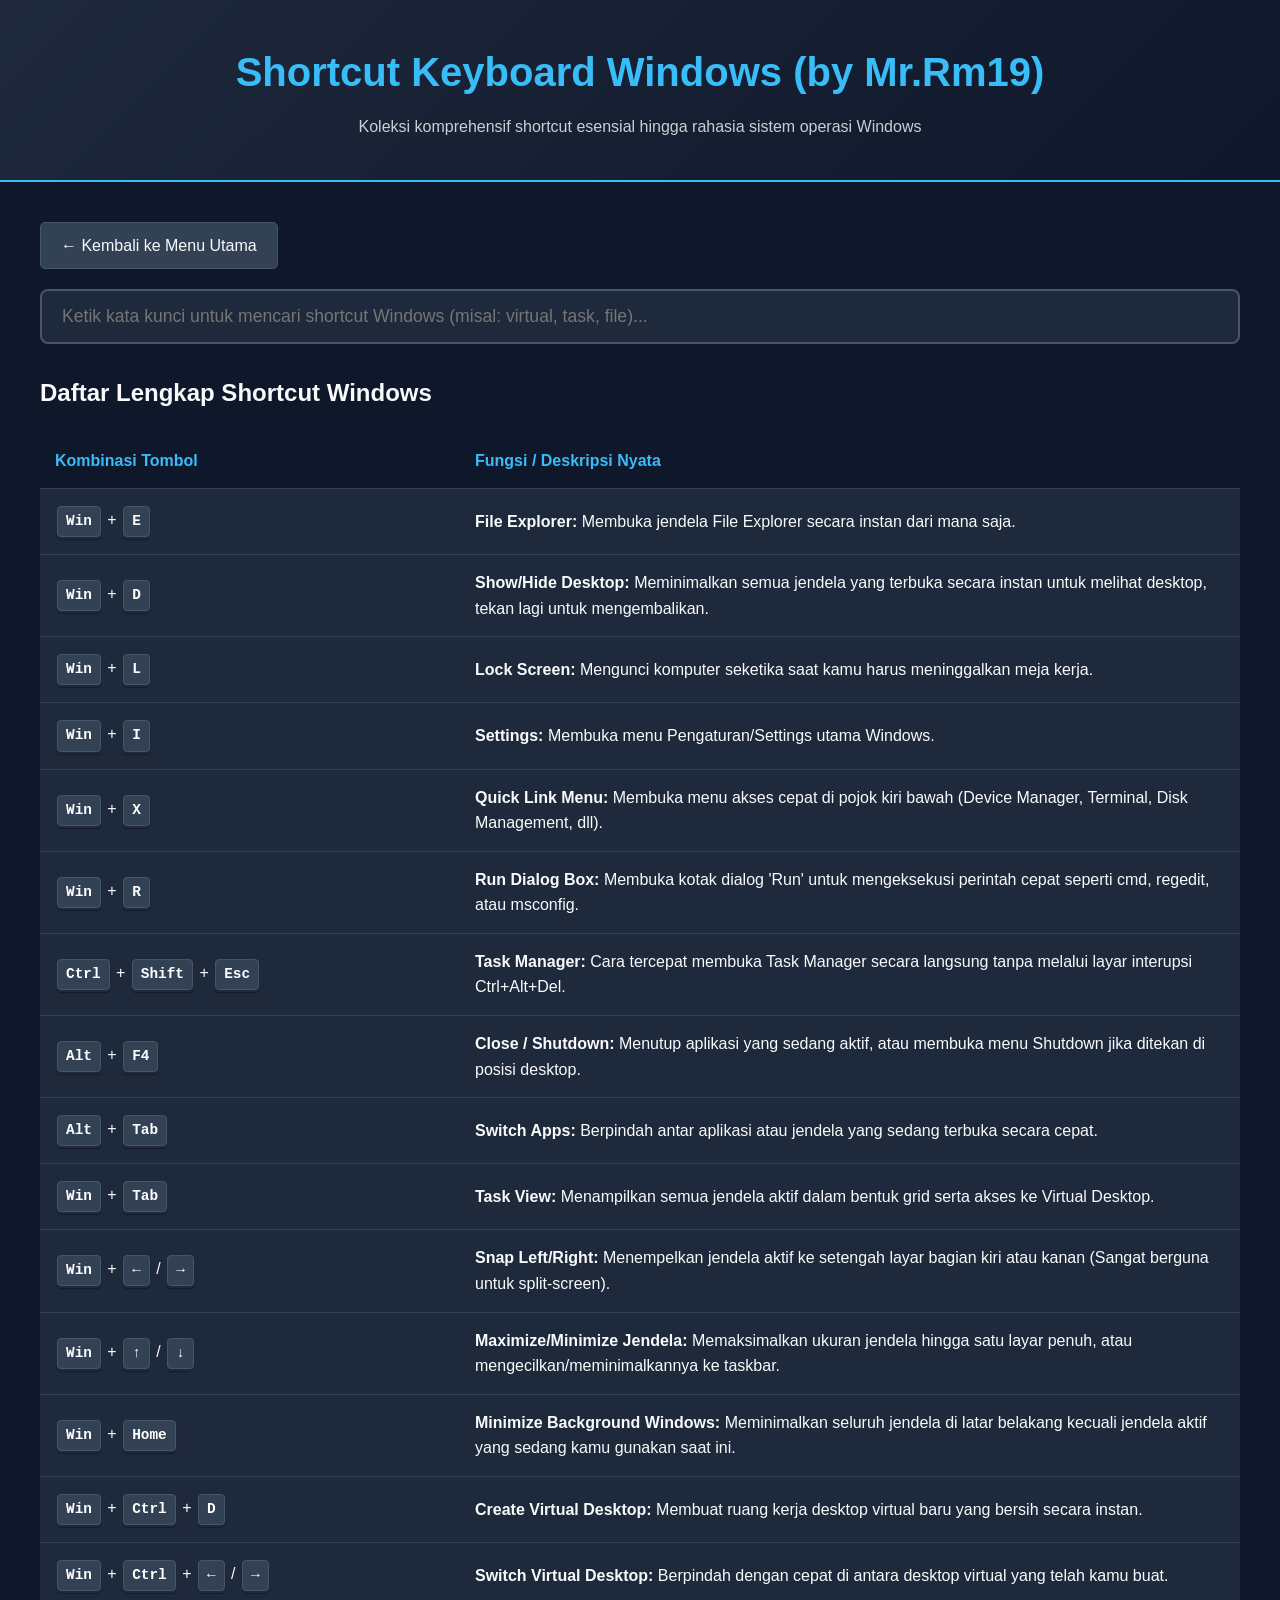
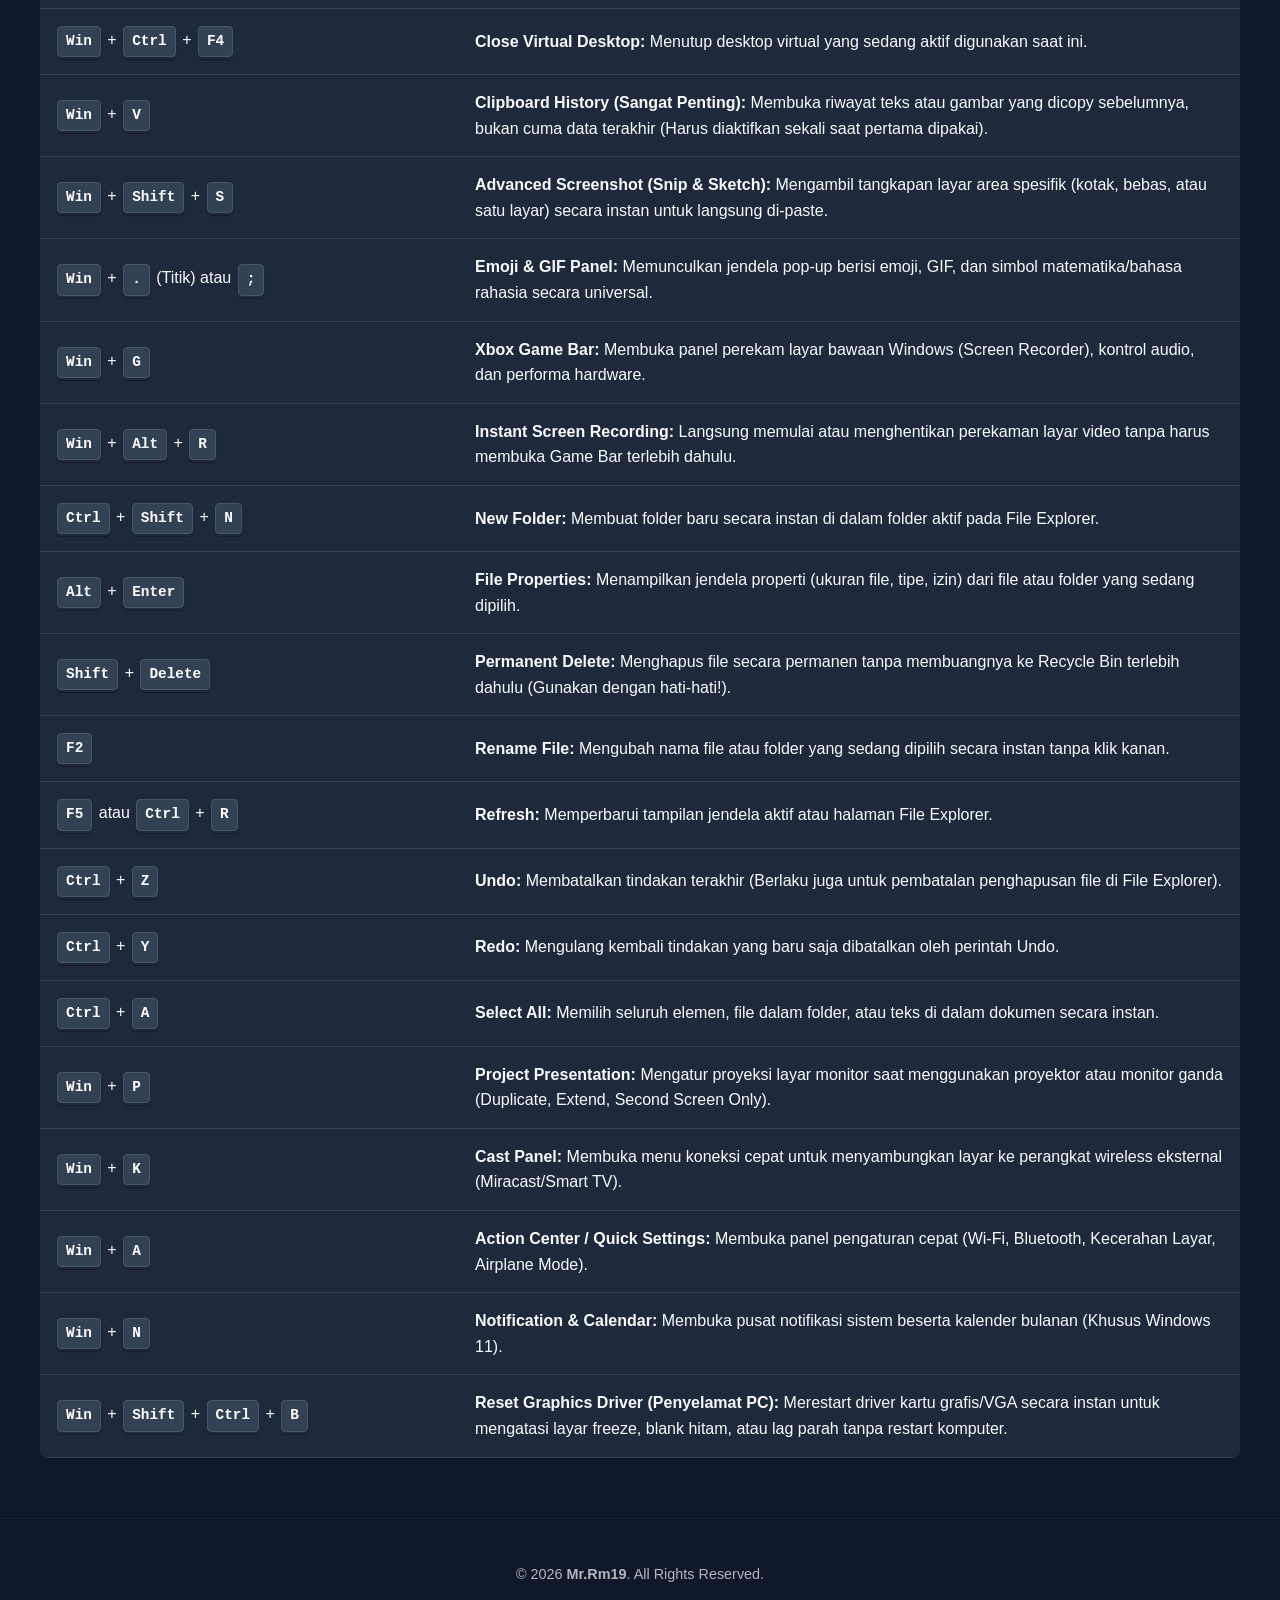
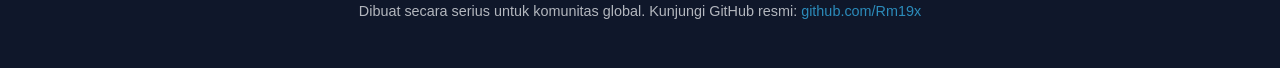
<file: windows.html>
<!DOCTYPE html>
<html lang="id">
<head>
    <meta charset="UTF-8">
    <meta name="viewport" content="width=device-width, initial-scale=1.0">
    <title>Shortcut Keyboard Windows Lengkap - Mr.Rm19</title>
    <link rel="stylesheet" href="style.css">
</head>
<body>

    <header>
        <h1>Shortcut Keyboard Windows (by Mr.Rm19)</h1>
        <p>Koleksi komprehensif shortcut esensial hingga rahasia sistem operasi Windows</p>
    </header>

    <div class="container">
        <!-- Tombol Kembali ke Dashboard -->
        <a href="index.html" class="btn-back">&larr; Kembali ke Menu Utama</a>

        <!-- Kolom Pencarian Live Search -->
        <div class="search-container">
            <input type="text" id="shortcutSearch" class="search-input" placeholder="Ketik kata kunci untuk mencari shortcut Windows (misal: virtual, task, file)...">
        </div>

        <h2>Daftar Lengkap Shortcut Windows</h2>
        <table>
            <thead>
                <tr>
                    <th style="width: 35%;">Kombinasi Tombol</th>
                    <th style="width: 65%;">Fungsi / Deskripsi Nyata</th>
                </tr>
            </thead>
            <tbody>
                <!-- KATEGORI: NAVIGASI & MANAJEMEN SISTEM DASAR -->
                <tr>
                    <td><kbd>Win</kbd> + <kbd>E</kbd></td>
                    <td><strong>File Explorer:</strong> Membuka jendela File Explorer secara instan dari mana saja.</td>
                </tr>
                <tr>
                    <td><kbd>Win</kbd> + <kbd>D</kbd></td>
                    <td><strong>Show/Hide Desktop:</strong> Meminimalkan semua jendela yang terbuka secara instan untuk melihat desktop, tekan lagi untuk mengembalikan.</td>
                </tr>
                <tr>
                    <td><kbd>Win</kbd> + <kbd>L</kbd></td>
                    <td><strong>Lock Screen:</strong> Mengunci komputer seketika saat kamu harus meninggalkan meja kerja.</td>
                </tr>
                <tr>
                    <td><kbd>Win</kbd> + <kbd>I</kbd></td>
                    <td><strong>Settings:</strong> Membuka menu Pengaturan/Settings utama Windows.</td>
                </tr>
                <tr>
                    <td><kbd>Win</kbd> + <kbd>X</kbd></td>
                    <td><strong>Quick Link Menu:</strong> Membuka menu akses cepat di pojok kiri bawah (Device Manager, Terminal, Disk Management, dll).</td>
                </tr>
                <tr>
                    <td><kbd>Win</kbd> + <kbd>R</kbd></td>
                    <td><strong>Run Dialog Box:</strong> Membuka kotak dialog 'Run' untuk mengeksekusi perintah cepat seperti cmd, regedit, atau msconfig.</td>
                </tr>
                <tr>
                    <td><kbd>Ctrl</kbd> + <kbd>Shift</kbd> + <kbd>Esc</kbd></td>
                    <td><strong>Task Manager:</strong> Cara tercepat membuka Task Manager secara langsung tanpa melalui layar interupsi Ctrl+Alt+Del.</td>
                </tr>
                <tr>
                    <td><kbd>Alt</kbd> + <kbd>F4</kbd></td>
                    <td><strong>Close / Shutdown:</strong> Menutup aplikasi yang sedang aktif, atau membuka menu Shutdown jika ditekan di posisi desktop.</td>
                </tr>

                <!-- KATEGORI: MULTITASKING & MANAJEMEN JENDELA (SNAP LAYOUT) -->
                <tr>
                    <td><kbd>Alt</kbd> + <kbd>Tab</kbd></td>
                    <td><strong>Switch Apps:</strong> Berpindah antar aplikasi atau jendela yang sedang terbuka secara cepat.</td>
                </tr>
                <tr>
                    <td><kbd>Win</kbd> + <kbd>Tab</kbd></td>
                    <td><strong>Task View:</strong> Menampilkan semua jendela aktif dalam bentuk grid serta akses ke Virtual Desktop.</td>
                </tr>
                <tr>
                    <td><kbd>Win</kbd> + <kbd>&larr;</kbd> / <kbd>&rarr;</kbd></td>
                    <td><strong>Snap Left/Right:</strong> Menempelkan jendela aktif ke setengah layar bagian kiri atau kanan (Sangat berguna untuk split-screen).</td>
                </tr>
                <tr>
                    <td><kbd>Win</kbd> + <kbd>&uarr;</kbd> / <kbd>&darr;</kbd></td>
                    <td><strong>Maximize/Minimize Jendela:</strong> Memaksimalkan ukuran jendela hingga satu layar penuh, atau mengecilkan/meminimalkannya ke taskbar.</td>
                </tr>
                <tr>
                    <td><kbd>Win</kbd> + <kbd>Home</kbd></td>
                    <td><strong>Minimize Background Windows:</strong> Meminimalkan seluruh jendela di latar belakang kecuali jendela aktif yang sedang kamu gunakan saat ini.</td>
                </tr>

                <!-- KATEGORI: VIRTUAL DESKTOP -->
                <tr>
                    <td><kbd>Win</kbd> + <kbd>Ctrl</kbd> + <kbd>D</kbd></td>
                    <td><strong>Create Virtual Desktop:</strong> Membuat ruang kerja desktop virtual baru yang bersih secara instan.</td>
                </tr>
                <tr>
                    <td><kbd>Win</kbd> + <kbd>Ctrl</kbd> + <kbd>&larr;</kbd> / <kbd>&rarr;</kbd></td>
                    <td><strong>Switch Virtual Desktop:</strong> Berpindah dengan cepat di antara desktop virtual yang telah kamu buat.</td>
                </tr>
                <tr>
                    <td><kbd>Win</kbd> + <kbd>Ctrl</kbd> + <kbd>F4</kbd></td>
                    <td><strong>Close Virtual Desktop:</strong> Menutup desktop virtual yang sedang aktif digunakan saat ini.</td>
                </tr>

                <!-- KATEGORI: HIDDEN GEMS, TANGKAPAN LAYAR, & CLIPBOARD -->
                <tr>
                    <td><kbd>Win</kbd> + <kbd>V</kbd></td>
                    <td><strong>Clipboard History (Sangat Penting):</strong> Membuka riwayat teks atau gambar yang dicopy sebelumnya, bukan cuma data terakhir (Harus diaktifkan sekali saat pertama dipakai).</td>
                </tr>
                <tr>
                    <td><kbd>Win</kbd> + <kbd>Shift</kbd> + <kbd>S</kbd></td>
                    <td><strong>Advanced Screenshot (Snip & Sketch):</strong> Mengambil tangkapan layar area spesifik (kotak, bebas, atau satu layar) secara instan untuk langsung di-paste.</td>
                </tr>
                <tr>
                    <td><kbd>Win</kbd> + <kbd>.</kbd> (Titik) atau <kbd>;</kbd></td>
                    <td><strong>Emoji & GIF Panel:</strong> Memunculkan jendela pop-up berisi emoji, GIF, dan simbol matematika/bahasa rahasia secara universal.</td>
                </tr>
                <tr>
                    <td><kbd>Win</kbd> + <kbd>G</kbd></td>
                    <td><strong>Xbox Game Bar:</strong> Membuka panel perekam layar bawaan Windows (Screen Recorder), kontrol audio, dan performa hardware.</td>
                </tr>
                <tr>
                    <td><kbd>Win</kbd> + <kbd>Alt</kbd> + <kbd>R</kbd></td>
                    <td><strong>Instant Screen Recording:</strong> Langsung memulai atau menghentikan perekaman layar video tanpa harus membuka Game Bar terlebih dahulu.</td>
                </tr>

                <!-- KATEGORI: MANAJEMEN FILE & EDITING TEKS DI WINDOWS -->
                <tr>
                    <td><kbd>Ctrl</kbd> + <kbd>Shift</kbd> + <kbd>N</kbd></td>
                    <td><strong>New Folder:</strong> Membuat folder baru secara instan di dalam folder aktif pada File Explorer.</td>
                </tr>
                <tr>
                    <td><kbd>Alt</kbd> + <kbd>Enter</kbd></td>
                    <td><strong>File Properties:</strong> Menampilkan jendela properti (ukuran file, tipe, izin) dari file atau folder yang sedang dipilih.</td>
                </tr>
                <tr>
                    <td><kbd>Shift</kbd> + <kbd>Delete</kbd></td>
                    <td><strong>Permanent Delete:</strong> Menghapus file secara permanen tanpa membuangnya ke Recycle Bin terlebih dahulu (Gunakan dengan hati-hati!).</td>
                </tr>
                <tr>
                    <td><kbd>F2</kbd></td>
                    <td><strong>Rename File:</strong> Mengubah nama file atau folder yang sedang dipilih secara instan tanpa klik kanan.</td>
                </tr>
                <tr>
                    <td><kbd>F5</kbd> atau <kbd>Ctrl</kbd> + <kbd>R</kbd></td>
                    <td><strong>Refresh:</strong> Memperbarui tampilan jendela aktif atau halaman File Explorer.</td>
                </tr>
                <tr>
                    <td><kbd>Ctrl</kbd> + <kbd>Z</kbd></td>
                    <td><strong>Undo:</strong> Membatalkan tindakan terakhir (Berlaku juga untuk pembatalan penghapusan file di File Explorer).</td>
                </tr>
                <tr>
                    <td><kbd>Ctrl</kbd> + <kbd>Y</kbd></td>
                    <td><strong>Redo:</strong> Mengulang kembali tindakan yang baru saja dibatalkan oleh perintah Undo.</td>
                </tr>
                <tr>
                    <td><kbd>Ctrl</kbd> + <kbd>A</kbd></td>
                    <td><strong>Select All:</strong> Memilih seluruh elemen, file dalam folder, atau teks di dalam dokumen secara instan.</td>
                </tr>

                <!-- KATEGORI: SHORTCUT NAVIGASI SCREEN & HARDWARE -->
                <tr>
                    <td><kbd>Win</kbd> + <kbd>P</kbd></td>
                    <td><strong>Project Presentation:</strong> Mengatur proyeksi layar monitor saat menggunakan proyektor atau monitor ganda (Duplicate, Extend, Second Screen Only).</td>
                </tr>
                <tr>
                    <td><kbd>Win</kbd> + <kbd>K</kbd></td>
                    <td><strong>Cast Panel:</strong> Membuka menu koneksi cepat untuk menyambungkan layar ke perangkat wireless eksternal (Miracast/Smart TV).</td>
                </tr>
                <tr>
                    <td><kbd>Win</kbd> + <kbd>A</kbd></td>
                    <td><strong>Action Center / Quick Settings:</strong> Membuka panel pengaturan cepat (Wi-Fi, Bluetooth, Kecerahan Layar, Airplane Mode).</td>
                </tr>
                <tr>
                    <td><kbd>Win</kbd> + <kbd>N</kbd></td>
                    <td><strong>Notification & Calendar:</strong> Membuka pusat notifikasi sistem beserta kalender bulanan (Khusus Windows 11).</td>
                </tr>
                <tr>
                    <td><kbd>Win</kbd> + <kbd>Shift</kbd> + <kbd>Ctrl</kbd> + <kbd>B</kbd></td>
                    <td><strong>Reset Graphics Driver (Penyelamat PC):</strong> Merestart driver kartu grafis/VGA secara instan untuk mengatasi layar freeze, blank hitam, atau lag parah tanpa restart komputer.</td>
                </tr>
            </tbody>
        </table>
    </div>

    <footer>
        <p>&copy; 2026 <strong>Mr.Rm19</strong>. All Rights Reserved.</p>
        <p>Dibuat secara serius untuk komunitas global. Kunjungi GitHub resmi: <a href="https://github.com/Rm19x" target="_blank">github.com/Rm19x</a></p>
    </footer>

    <!-- Menghubungkan script.js untuk mengaktifkan fitur Live Search -->
    <script src="script.js"></script>
</body>
</html>
</file>
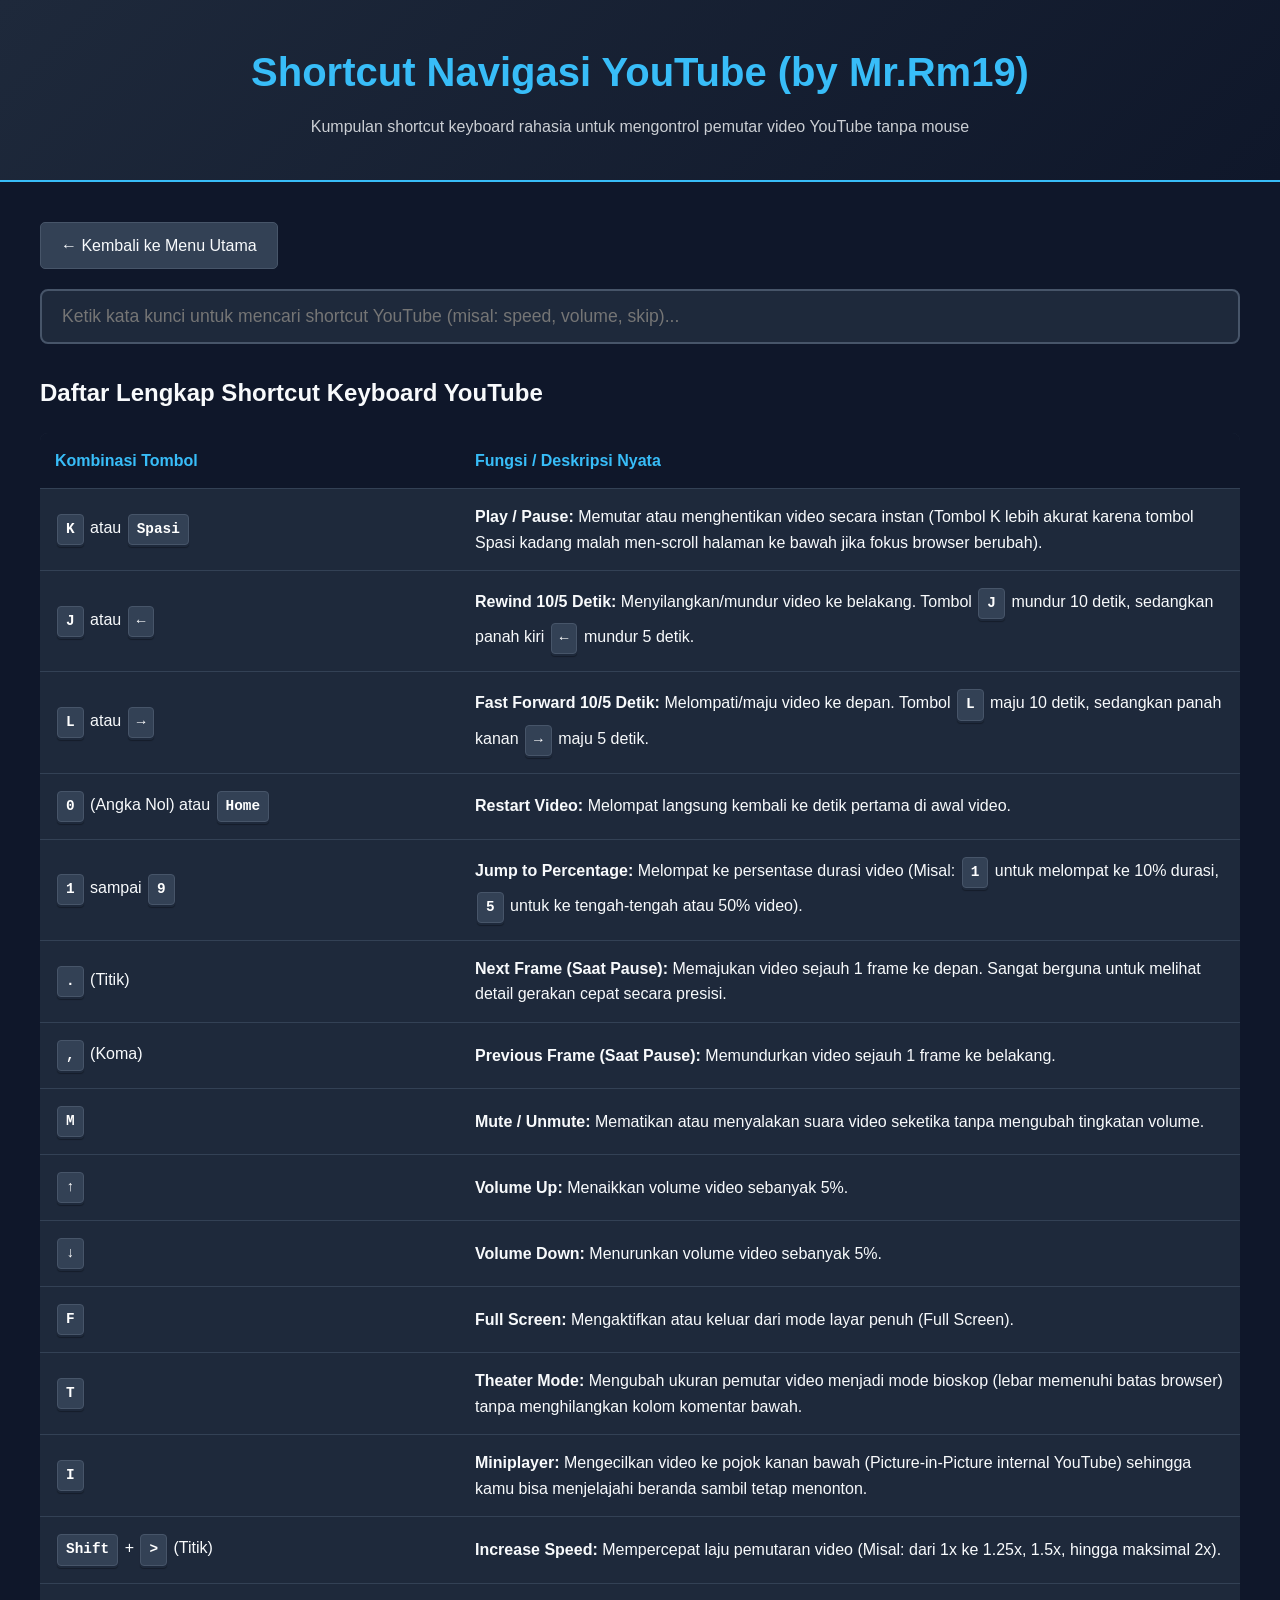
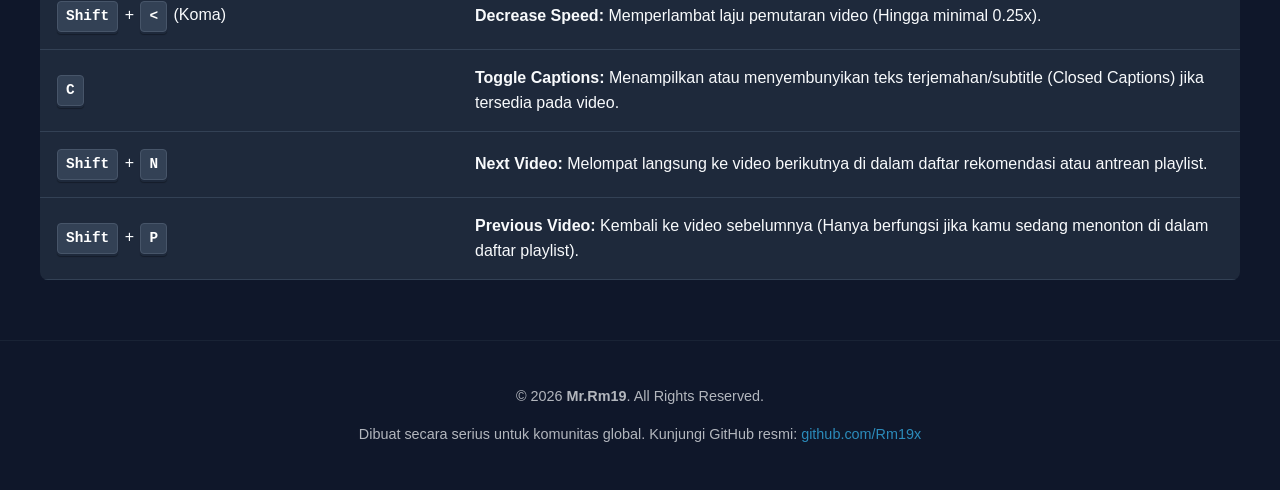
<file: youtube.html>
<!DOCTYPE html>
<html lang="id">
<head>
    <meta charset="UTF-8">
    <meta name="viewport" content="width=device-width, initial-scale=1.0">
    <title>Shortcut Navigasi YouTube - by Mr.Rm19</title>
    <link rel="stylesheet" href="style.css">
</head>
<body>

    <header>
        <h1>Shortcut Navigasi YouTube (by Mr.Rm19)</h1>
        <p>Kumpulan shortcut keyboard rahasia untuk mengontrol pemutar video YouTube tanpa mouse</p>
    </header>

    <div class="container">
        <a href="index.html" class="btn-back">&larr; Kembali ke Menu Utama</a>

        <div class="search-container">
            <input type="text" id="shortcutSearch" class="search-input" placeholder="Ketik kata kunci untuk mencari shortcut YouTube (misal: speed, volume, skip)...">
        </div>

        <h2>Daftar Lengkap Shortcut Keyboard YouTube</h2>
        <table>
            <thead>
                <tr>
                    <th style="width: 35%;">Kombinasi Tombol</th>
                    <th style="width: 65%;">Fungsi / Deskripsi Nyata</th>
                </tr>
            </thead>
            <tbody>
                <tr>
                    <td><kbd>K</kbd> atau <kbd>Spasi</kbd></td>
                    <td><strong>Play / Pause:</strong> Memutar atau menghentikan video secara instan (Tombol K lebih akurat karena tombol Spasi kadang malah men-scroll halaman ke bawah jika fokus browser berubah).</td>
                </tr>
                <tr>
                    <td><kbd>J</kbd> atau <kbd>&larr;</kbd></td>
                    <td><strong>Rewind 10/5 Detik:</strong> Menyilangkan/mundur video ke belakang. Tombol <kbd>J</kbd> mundur 10 detik, sedangkan panah kiri <kbd>&larr;</kbd> mundur 5 detik.</td>
                </tr>
                <tr>
                    <td><kbd>L</kbd> atau <kbd>&rarr;</kbd></td>
                    <td><strong>Fast Forward 10/5 Detik:</strong> Melompati/maju video ke depan. Tombol <kbd>L</kbd> maju 10 detik, sedangkan panah kanan <kbd>&rarr;</kbd> maju 5 detik.</td>
                </tr>
                <tr>
                    <td><kbd>0</kbd> (Angka Nol) atau <kbd>Home</kbd></td>
                    <td><strong>Restart Video:</strong> Melompat langsung kembali ke detik pertama di awal video.</td>
                </tr>
                <tr>
                    <td><kbd>1</kbd> sampai <kbd>9</kbd></td>
                    <td><strong>Jump to Percentage:</strong> Melompat ke persentase durasi video (Misal: <kbd>1</kbd> untuk melompat ke 10% durasi, <kbd>5</kbd> untuk ke tengah-tengah atau 50% video).</td>
                </tr>

                <tr>
                    <td><kbd>.</kbd> (Titik)</td>
                    <td><strong>Next Frame (Saat Pause):</strong> Memajukan video sejauh 1 frame ke depan. Sangat berguna untuk melihat detail gerakan cepat secara presisi.</td>
                </tr>
                <tr>
                    <td><kbd>,</kbd> (Koma)</td>
                    <td><strong>Previous Frame (Saat Pause):</strong> Memundurkan video sejauh 1 frame ke belakang.</td>
                </tr>

                <tr>
                    <td><kbd>M</kbd></td>
                    <td><strong>Mute / Unmute:</strong> Mematikan atau menyalakan suara video seketika tanpa mengubah tingkatan volume.</td>
                </tr>
                <tr>
                    <td><kbd>&uarr;</kbd></td>
                    <td><strong>Volume Up:</strong> Menaikkan volume video sebanyak 5%.</td>
                </tr>
                <tr>
                    <td><kbd>&darr;</kbd></td>
                    <td><strong>Volume Down:</strong> Menurunkan volume video sebanyak 5%.</td>
                </tr>

                <tr>
                    <td><kbd>F</kbd></td>
                    <td><strong>Full Screen:</strong> Mengaktifkan atau keluar dari mode layar penuh (Full Screen).</td>
                </tr>
                <tr>
                    <td><kbd>T</kbd></td>
                    <td><strong>Theater Mode:</strong> Mengubah ukuran pemutar video menjadi mode bioskop (lebar memenuhi batas browser) tanpa menghilangkan kolom komentar bawah.</td>
                </tr>
                <tr>
                    <td><kbd>I</kbd></td>
                    <td><strong>Miniplayer:</strong> Mengecilkan video ke pojok kanan bawah (Picture-in-Picture internal YouTube) sehingga kamu bisa menjelajahi beranda sambil tetap menonton.</td>
                </tr>

                <tr>
                    <td><kbd>Shift</kbd> + <kbd>&gt;</kbd> (Titik)</td>
                    <td><strong>Increase Speed:</strong> Mempercepat laju pemutaran video (Misal: dari 1x ke 1.25x, 1.5x, hingga maksimal 2x).</td>
                </tr>
                <tr>
                    <td><kbd>Shift</kbd> + <kbd>&lt;</kbd> (Koma)</td>
                    <td><strong>Decrease Speed:</strong> Memperlambat laju pemutaran video (Hingga minimal 0.25x).</td>
                </tr>
                <tr>
                    <td><kbd>C</kbd></td>
                    <td><strong>Toggle Captions:</strong> Menampilkan atau menyembunyikan teks terjemahan/subtitle (Closed Captions) jika tersedia pada video.</td>
                </tr>

                <tr>
                    <td><kbd>Shift</kbd> + <kbd>N</kbd></td>
                    <td><strong>Next Video:</strong> Melompat langsung ke video berikutnya di dalam daftar rekomendasi atau antrean playlist.</td>
                </tr>
                <tr>
                    <td><kbd>Shift</kbd> + <kbd>P</kbd></td>
                    <td><strong>Previous Video:</strong> Kembali ke video sebelumnya (Hanya berfungsi jika kamu sedang menonton di dalam daftar playlist).</td>
                </tr>
            </tbody>
        </table>
    </div>

    <footer>
        <p>&copy; 2026 <strong>Mr.Rm19</strong>. All Rights Reserved.</p>
        <p>Dibuat secara serius untuk komunitas global. Kunjungi GitHub resmi: <a href="https://github.com/Rm19x" target="_blank">github.com/Rm19x</a></p>
    </footer>

    <script src="script.js"></script>
</body>
</html>
</file>
<file: style.css>
/* style.css - Desain Global Ensiklopedia Shortcut oleh Mr.Rm19 */
:root {
    --bg-color: #0f172a;
    --card-bg: #1e293b;
    --text-color: #f8fafc;
    --accent-color: #38bdf8;
    --kbd-bg: #334155;
    --kbd-border: #475569;
}

body {
    font-family: 'Segoe UI', Tahoma, Geneva, Verdana, sans-serif;
    background-color: var(--bg-color);
    color: var(--text-color);
    margin: 0;
    padding: 0;
    line-height: 1.6;
}

header {
    background: linear-gradient(135deg, #1e293b, #0f172a);
    padding: 40px 20px;
    text-align: center;
    border-bottom: 2px solid var(--accent-color);
}

header h1 {
    margin: 0;
    font-size: 2.5rem;
    color: var(--accent-color);
}

header p {
    margin: 10px 0 0 0;
    opacity: 0.8;
}

.container {
    max-width: 1200px;
    margin: 40px auto;
    padding: 0 20px;
}

/* Desain Menu Utama (Grid) */
.menu-grid {
    display: grid;
    grid-template-columns: repeat(auto-fit, minmax(250px, 1fr));
    gap: 20px;
}

.menu-card {
    background-color: var(--card-bg);
    padding: 20px;
    border-radius: 8px;
    text-decoration: none;
    color: var(--text-color);
    border: 1px solid transparent;
    transition: all 0.3s ease;
    box-shadow: 0 4px 6px -1px rgba(0,0,0,0.1);
}

.menu-card:hover {
    border-color: var(--accent-color);
    transform: translateY(-5px);
    box-shadow: 0 10px 15px -3px rgba(56, 189, 248, 0.2);
}

.menu-card h3 {
    margin-top: 0;
    color: var(--accent-color);
}

/* Desain Tabel Shortcut */
table {
    width: 100%;
    border-collapse: collapse;
    background-color: var(--card-bg);
    border-radius: 8px;
    overflow: hidden;
    margin-top: 20px;
}

th, td {
    padding: 15px;
    text-align: left;
    border-bottom: 1px solid #334155;
}

th {
    background-color: #0f172a;
    color: var(--accent-color);
    font-weight: 600;
}

tr:hover {
    background-color: #24334d;
}

/* Desain Tombol Keyboard KBD */
kbd {
    background-color: var(--kbd-bg);
    border: 1px solid var(--kbd-border);
    border-radius: 4px;
    box-shadow: 0 2px 0px #1e293b, 0 3px 1px rgba(0,0,0,0.3);
    color: #fff;
    display: inline-block;
    font-family: monospace;
    font-size: 0.9rem;
    font-weight: bold;
    padding: 3px 8px;
    margin: 2px;
    white-space: nowrap;
}

/* Tombol Kembali */
.btn-back {
    display: inline-block;
    background-color: var(--kbd-bg);
    color: var(--text-color);
    padding: 10px 20px;
    text-decoration: none;
    border-radius: 5px;
    margin-bottom: 20px;
    border: 1px solid var(--kbd-border);
}

.btn-back:hover {
    background-color: var(--accent-color);
    color: #0f172a;
}

/* Footer & Copyright */
footer {
    text-align: center;
    padding: 30px 20px;
    margin-top: 60px;
    border-top: 1px solid #1e293b;
    font-size: 0.9rem;
    opacity: 0.7;
}

footer a {
    color: var(--accent-color);
    text-decoration: none;
}

footer a:hover {
    text-decoration: underline;
}
/* Desain Kolom Pencarian Global - Tambahan Mr.Rm19 */
.search-container {
    margin-bottom: 30px;
    width: 100%;
}

.search-input {
    width: 100%;
    padding: 15px 20px;
    font-size: 1.1rem;
    background-color: var(--card-bg);
    border: 2px solid var(--kbd-border);
    border-radius: 8px;
    color: var(--text-color);
    box-sizing: border-box;
    transition: all 0.3s ease;
}

.search-input:focus {
    outline: none;
    border-color: var(--accent-color);
    box-shadow: 0 0 10px rgba(56, 189, 248, 0.2);
}
</file>
